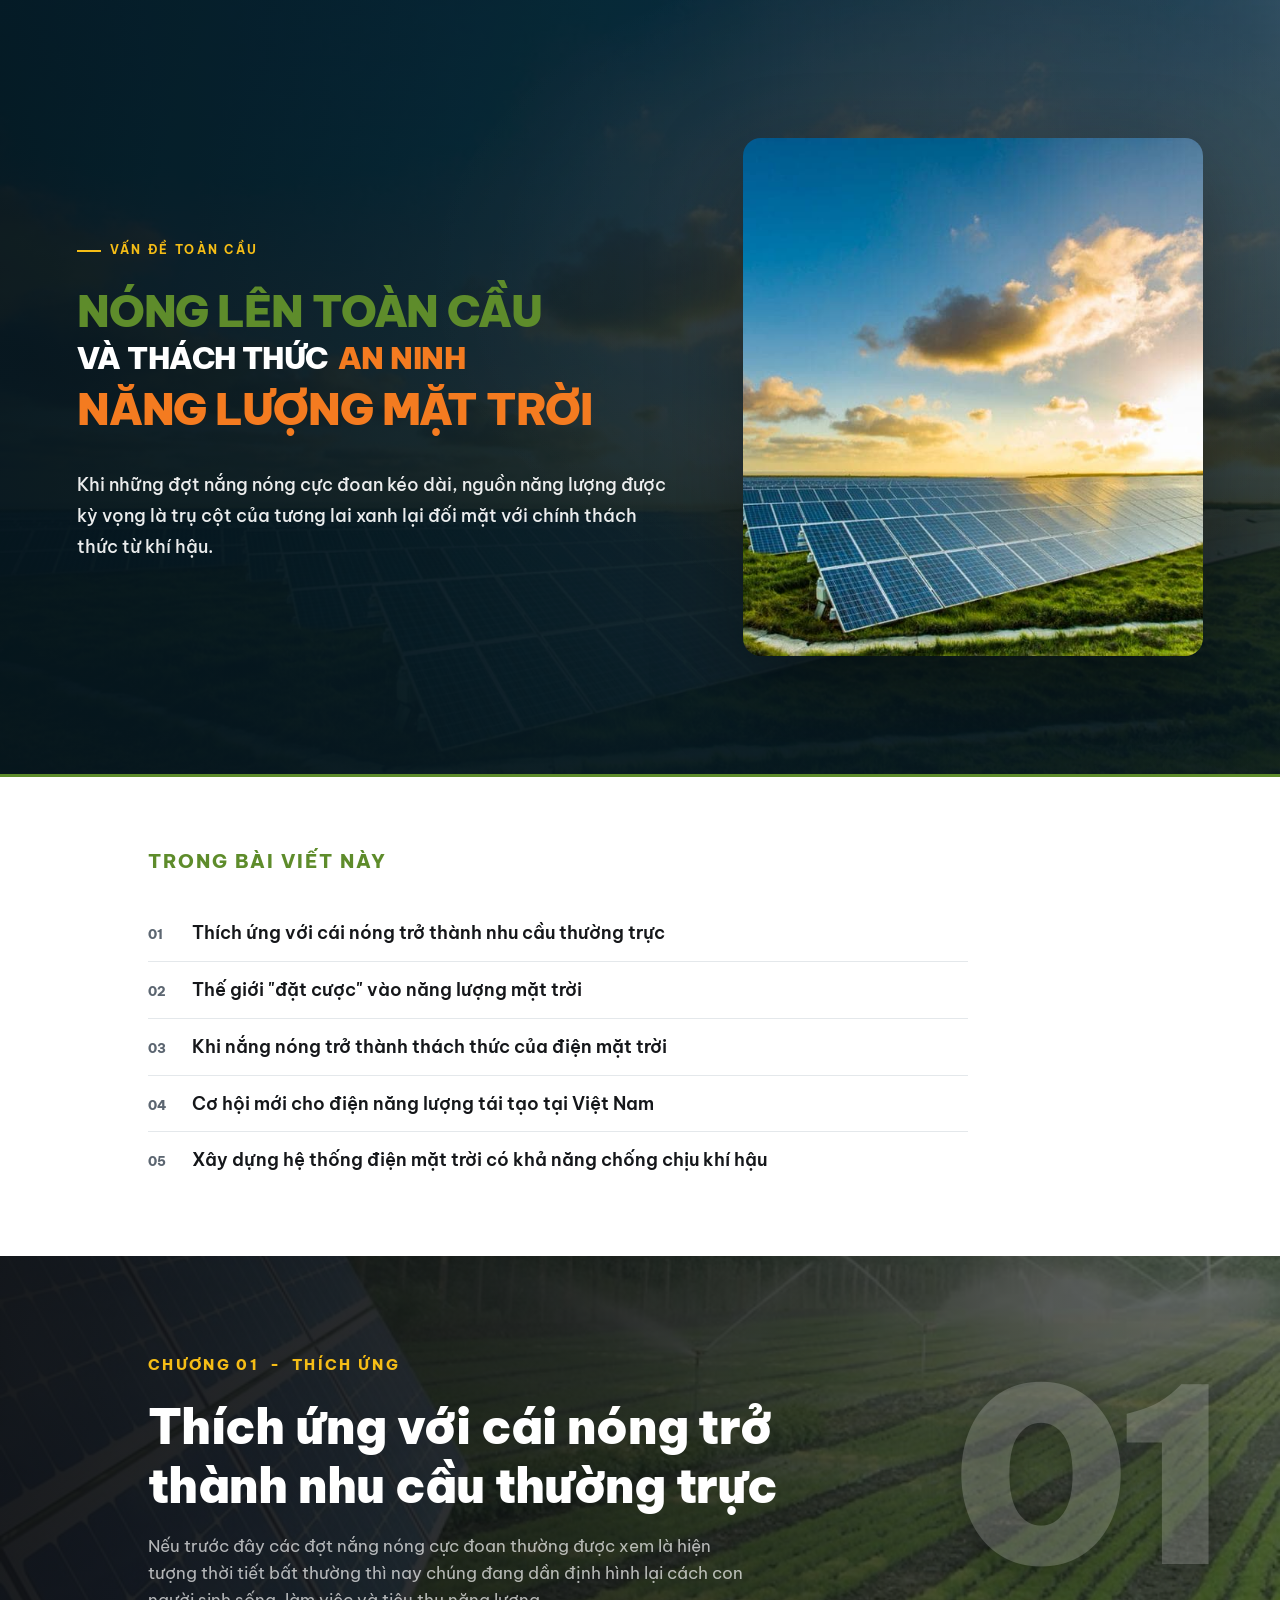
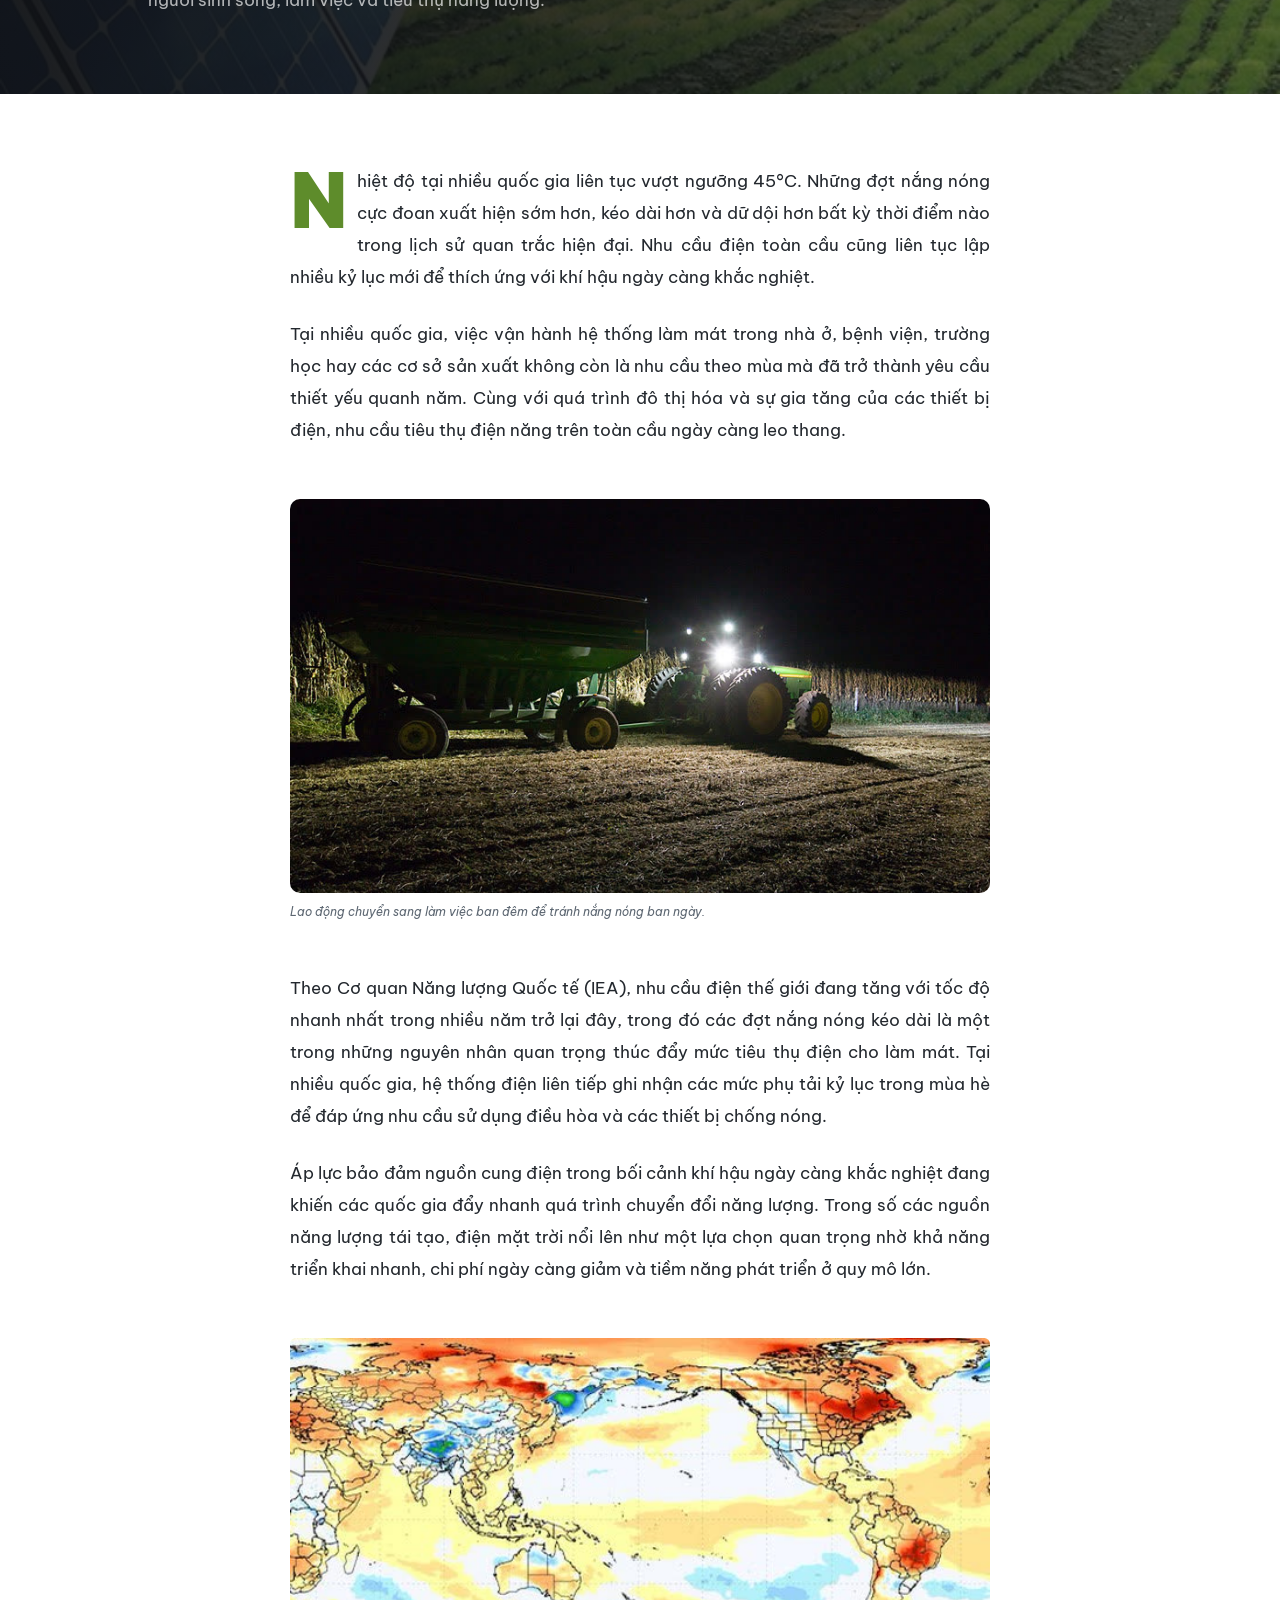
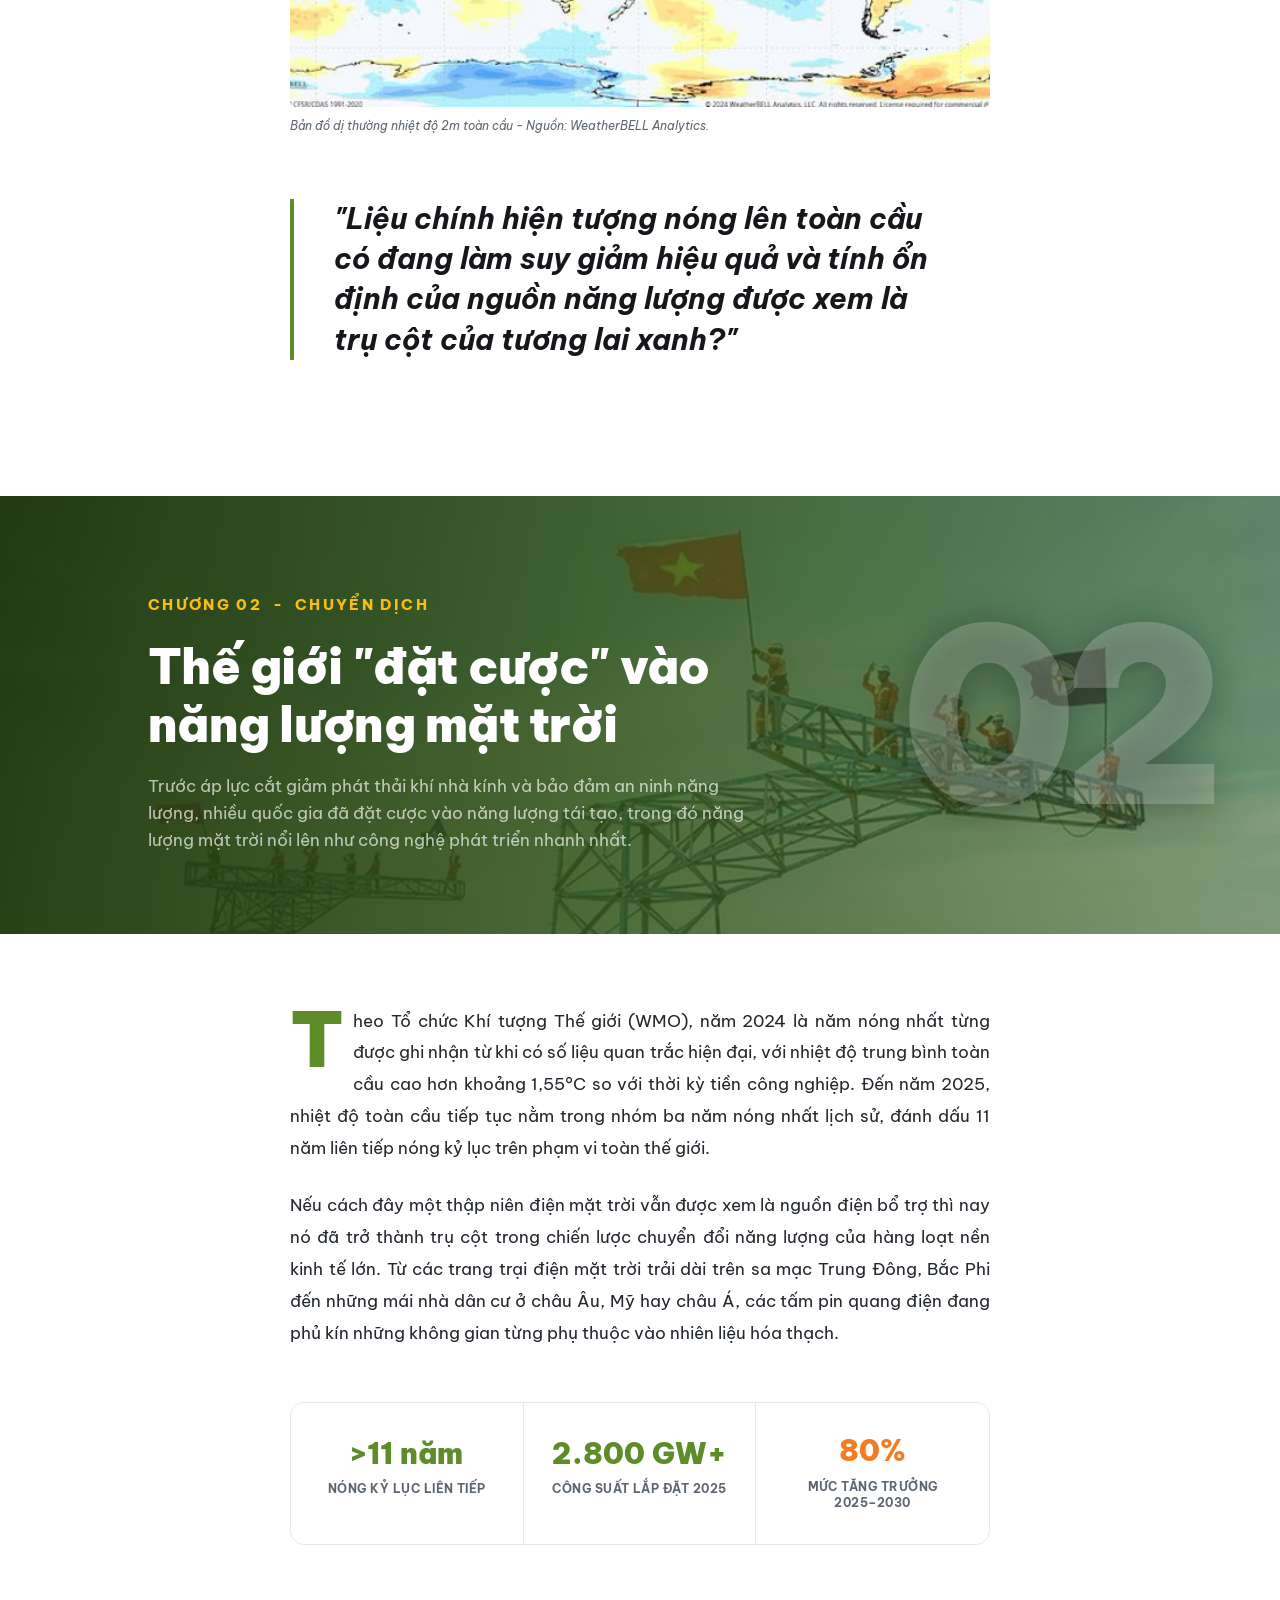
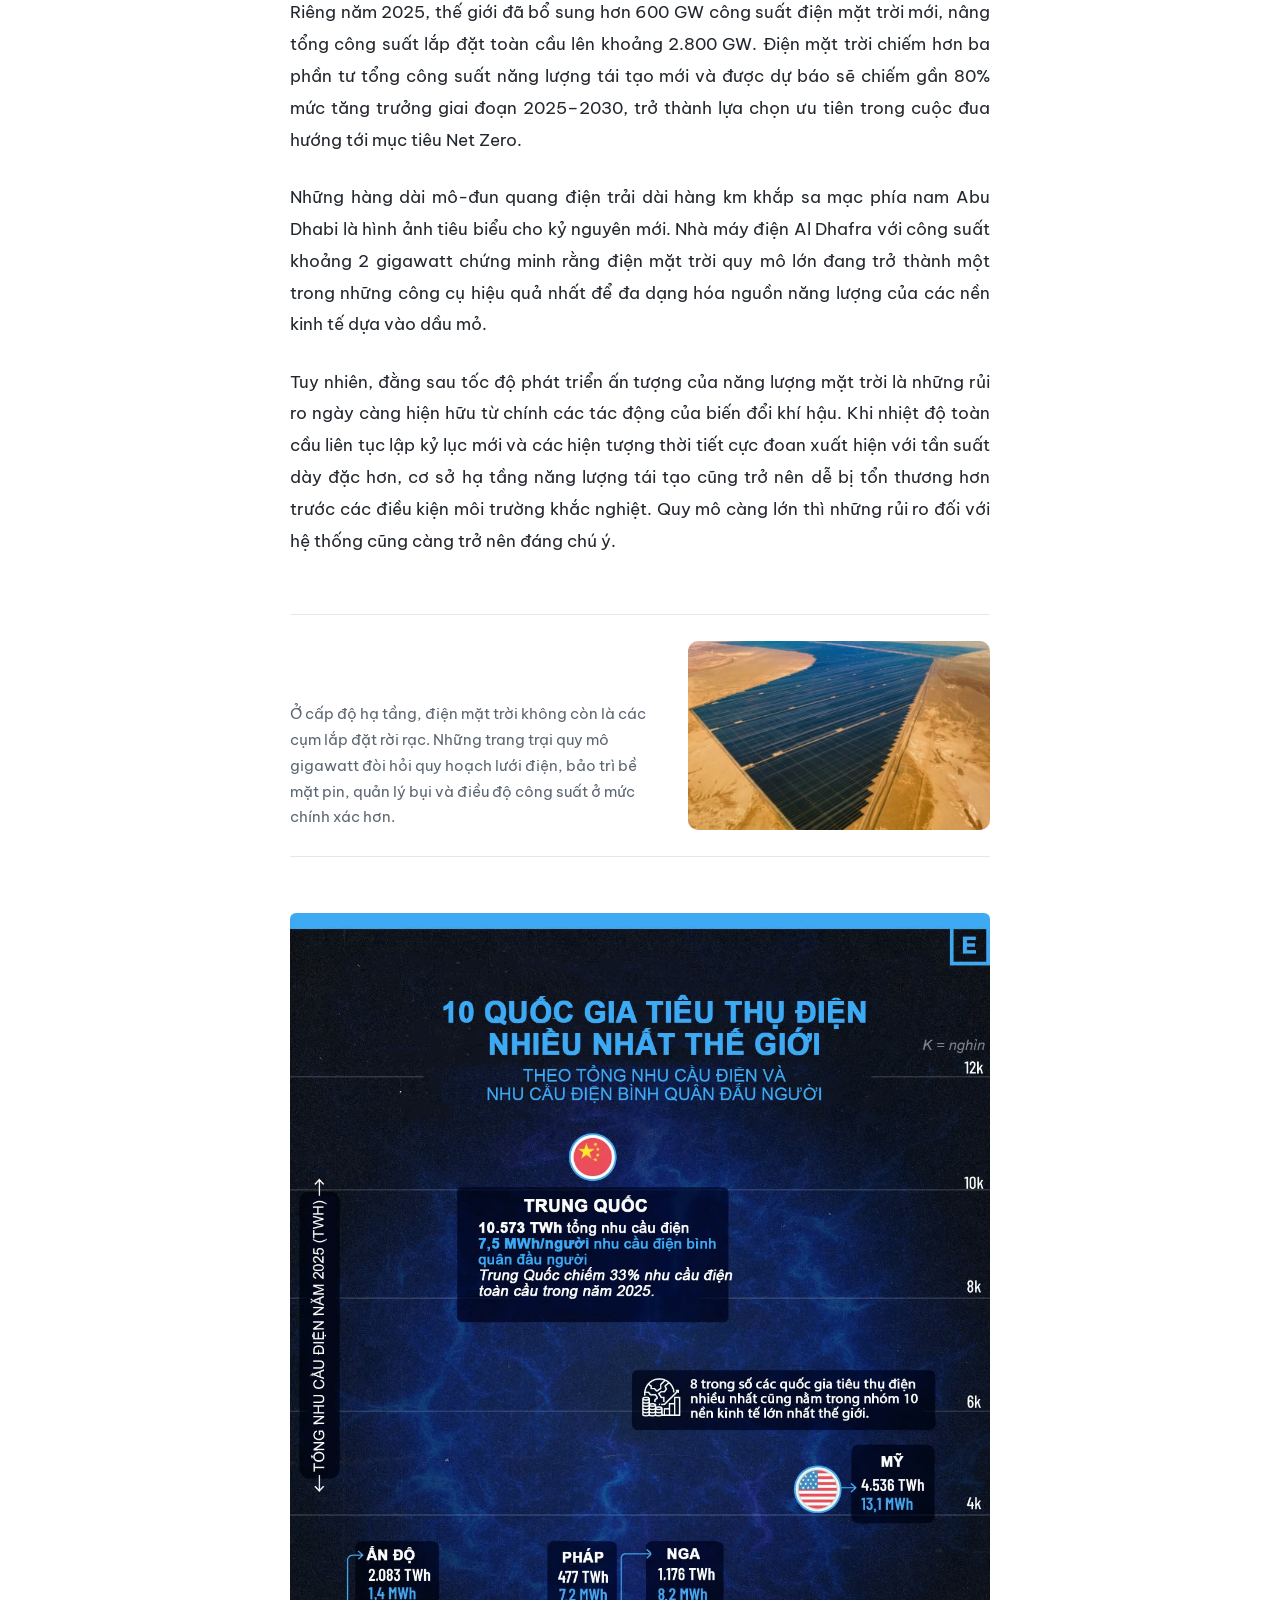
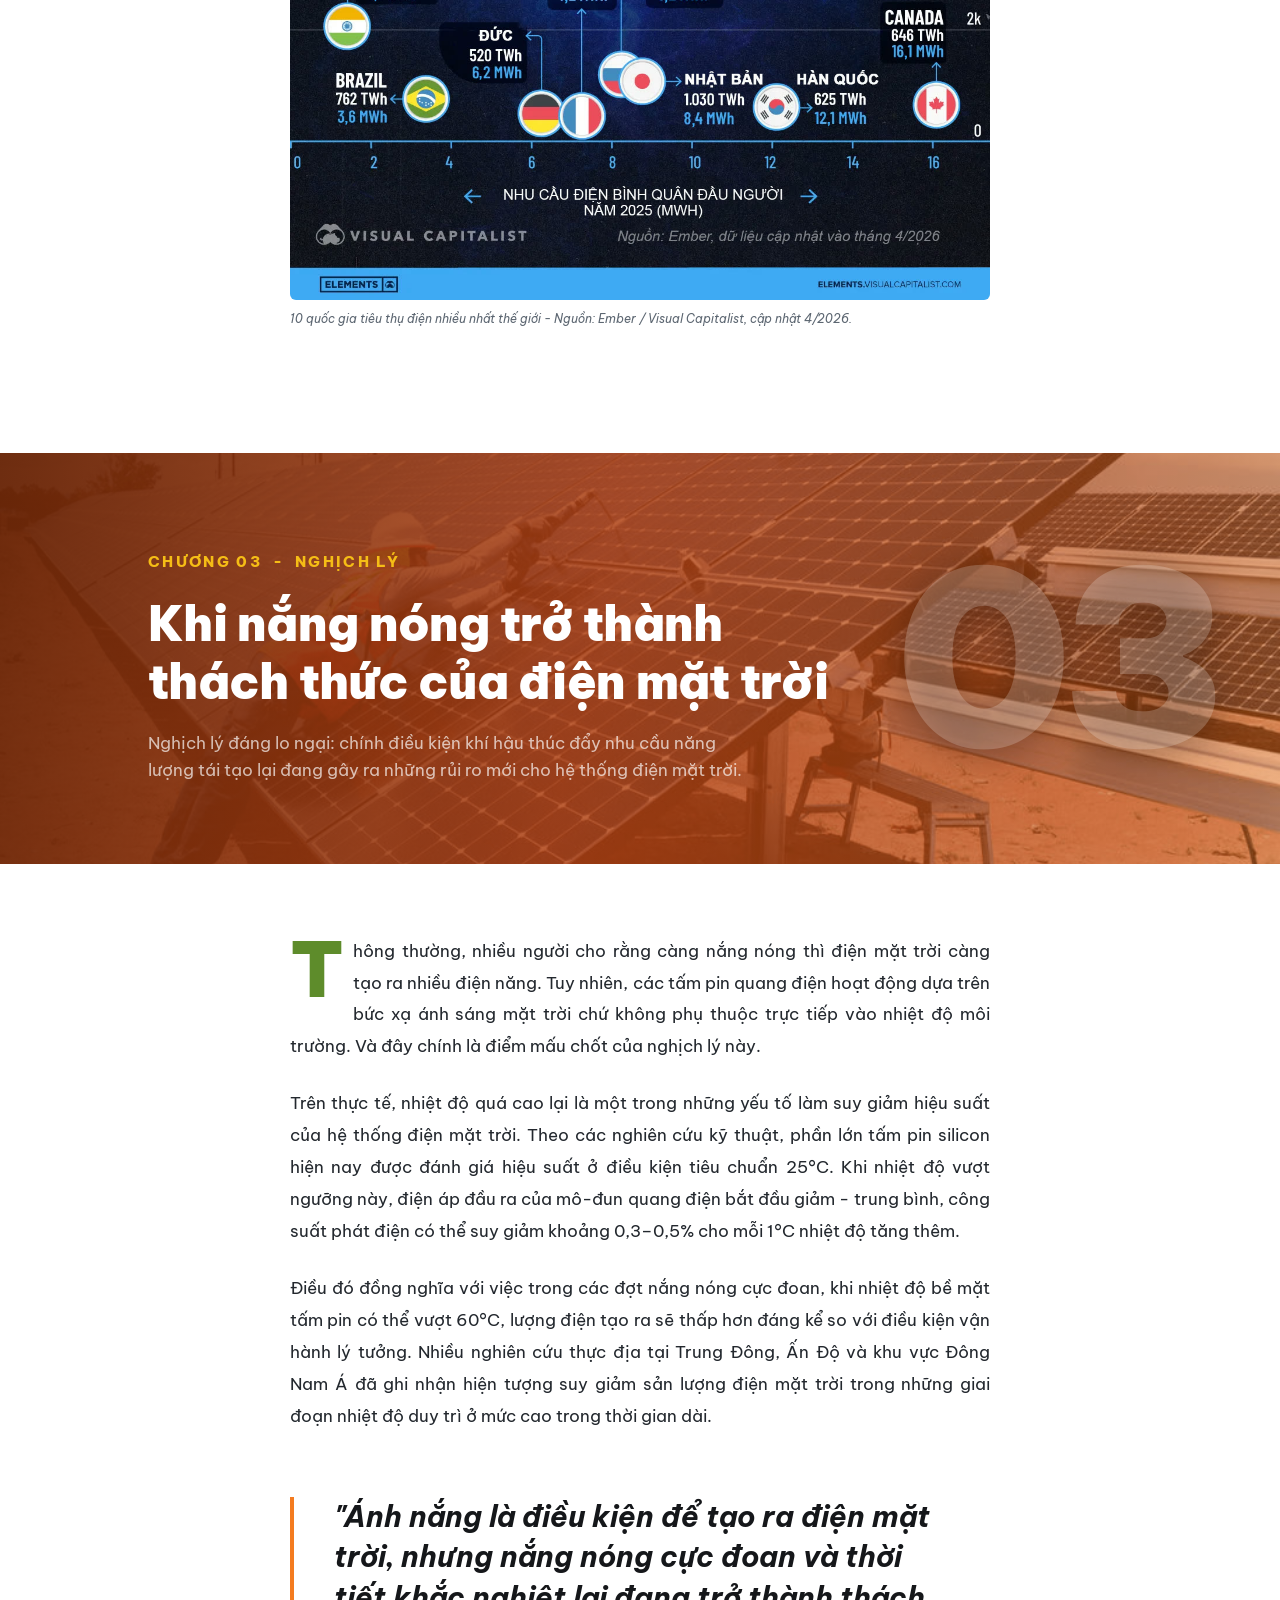
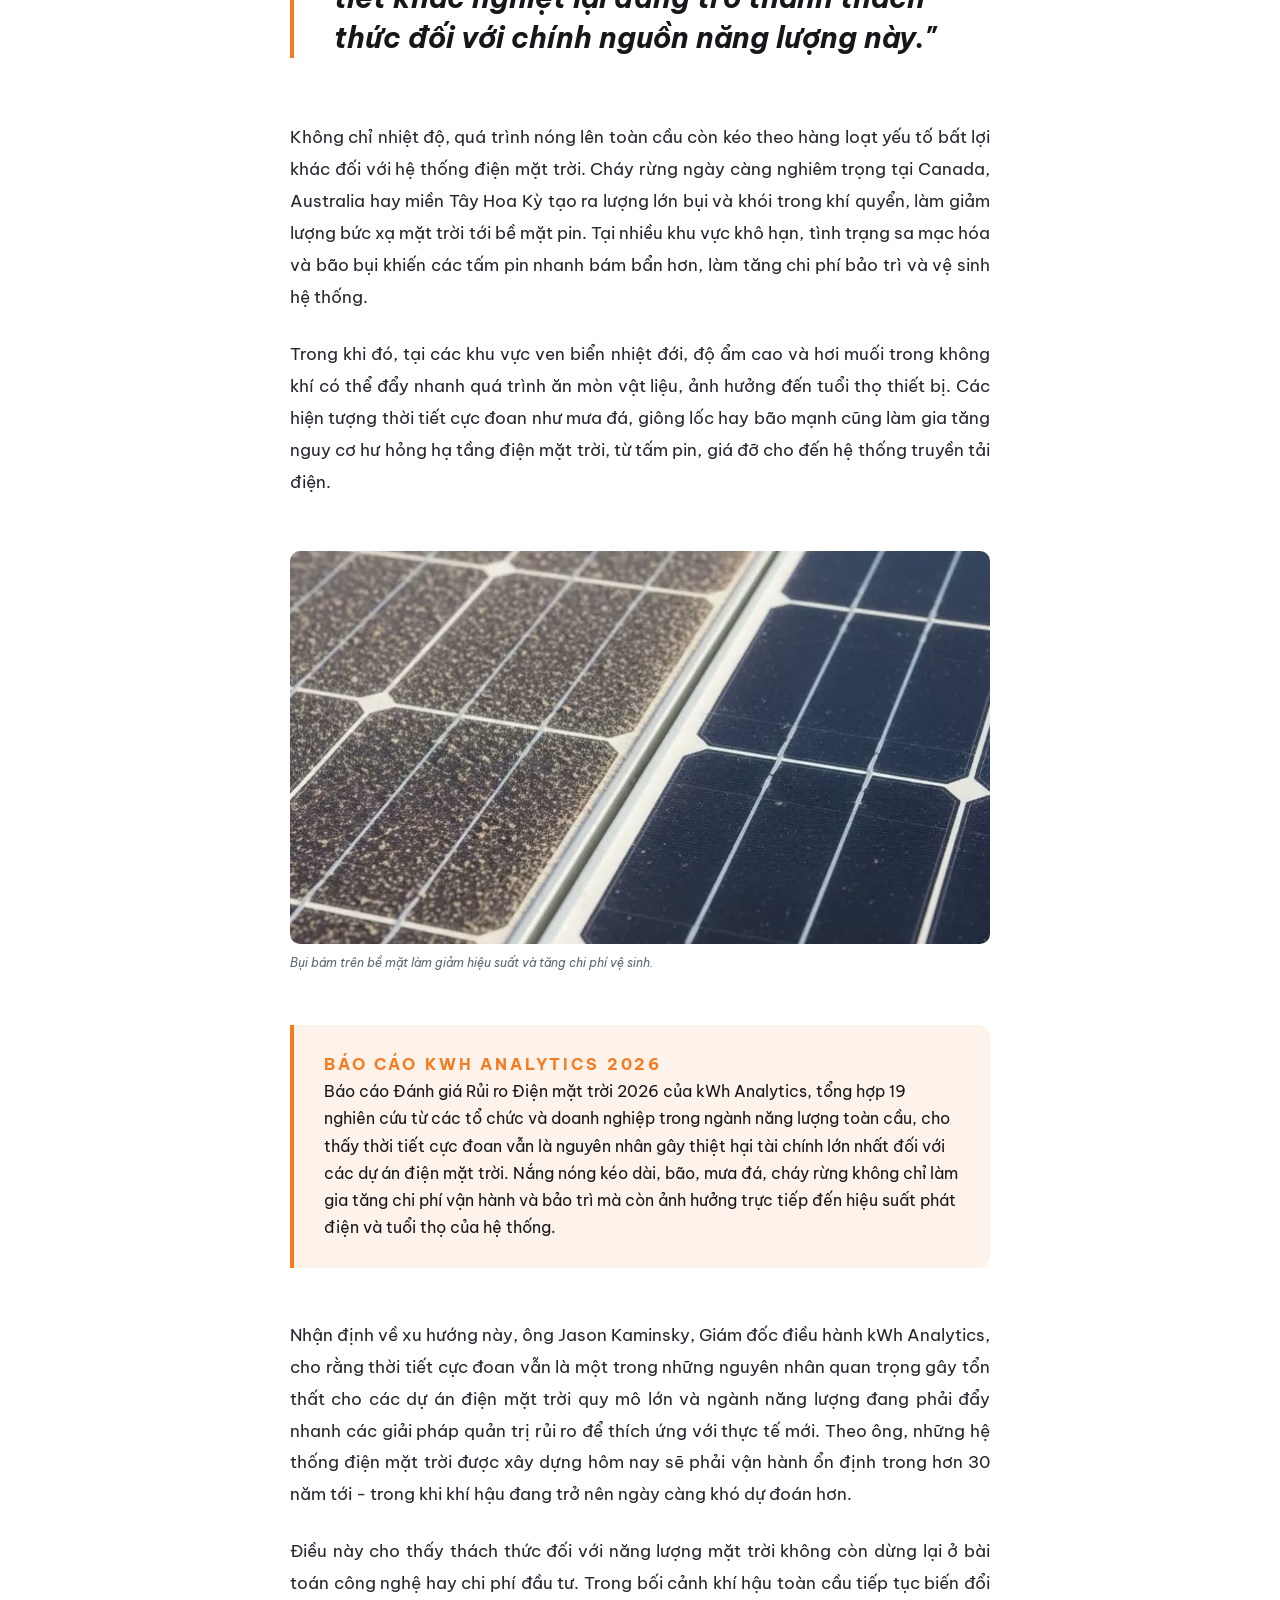
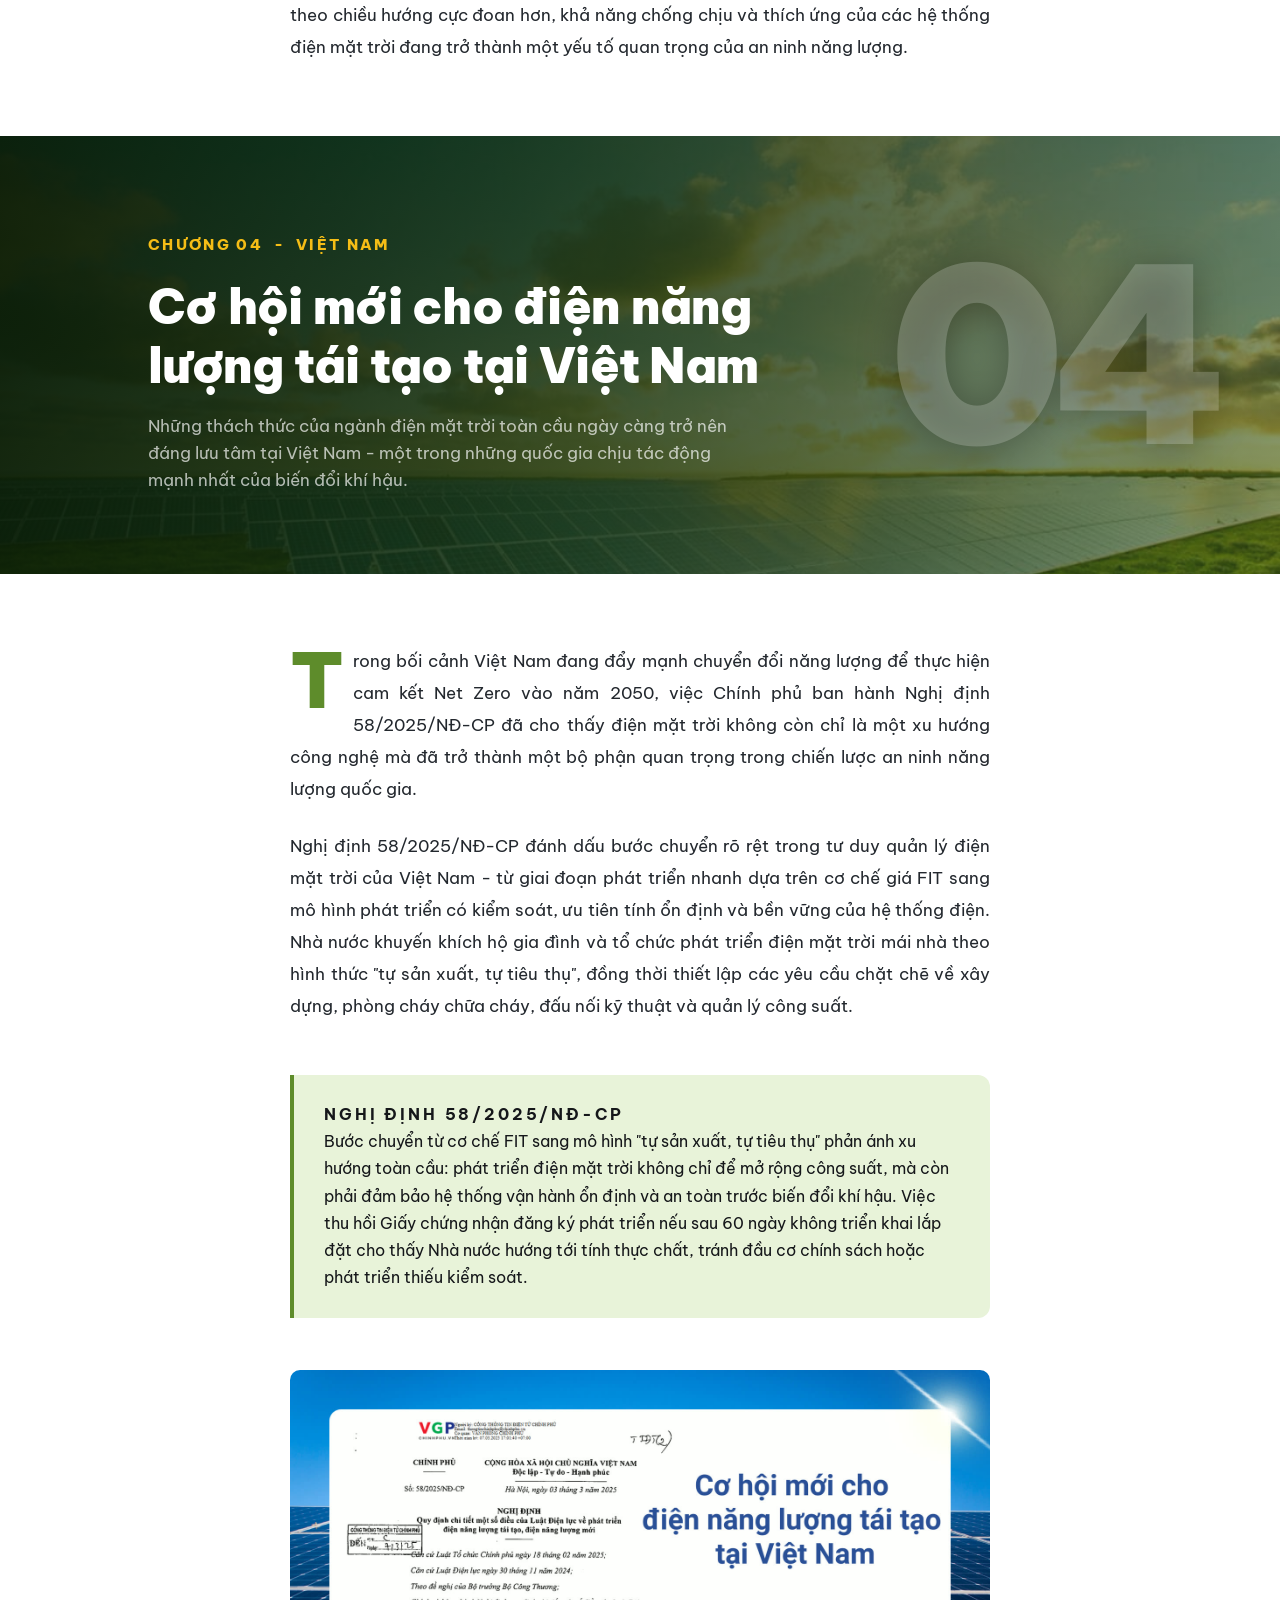
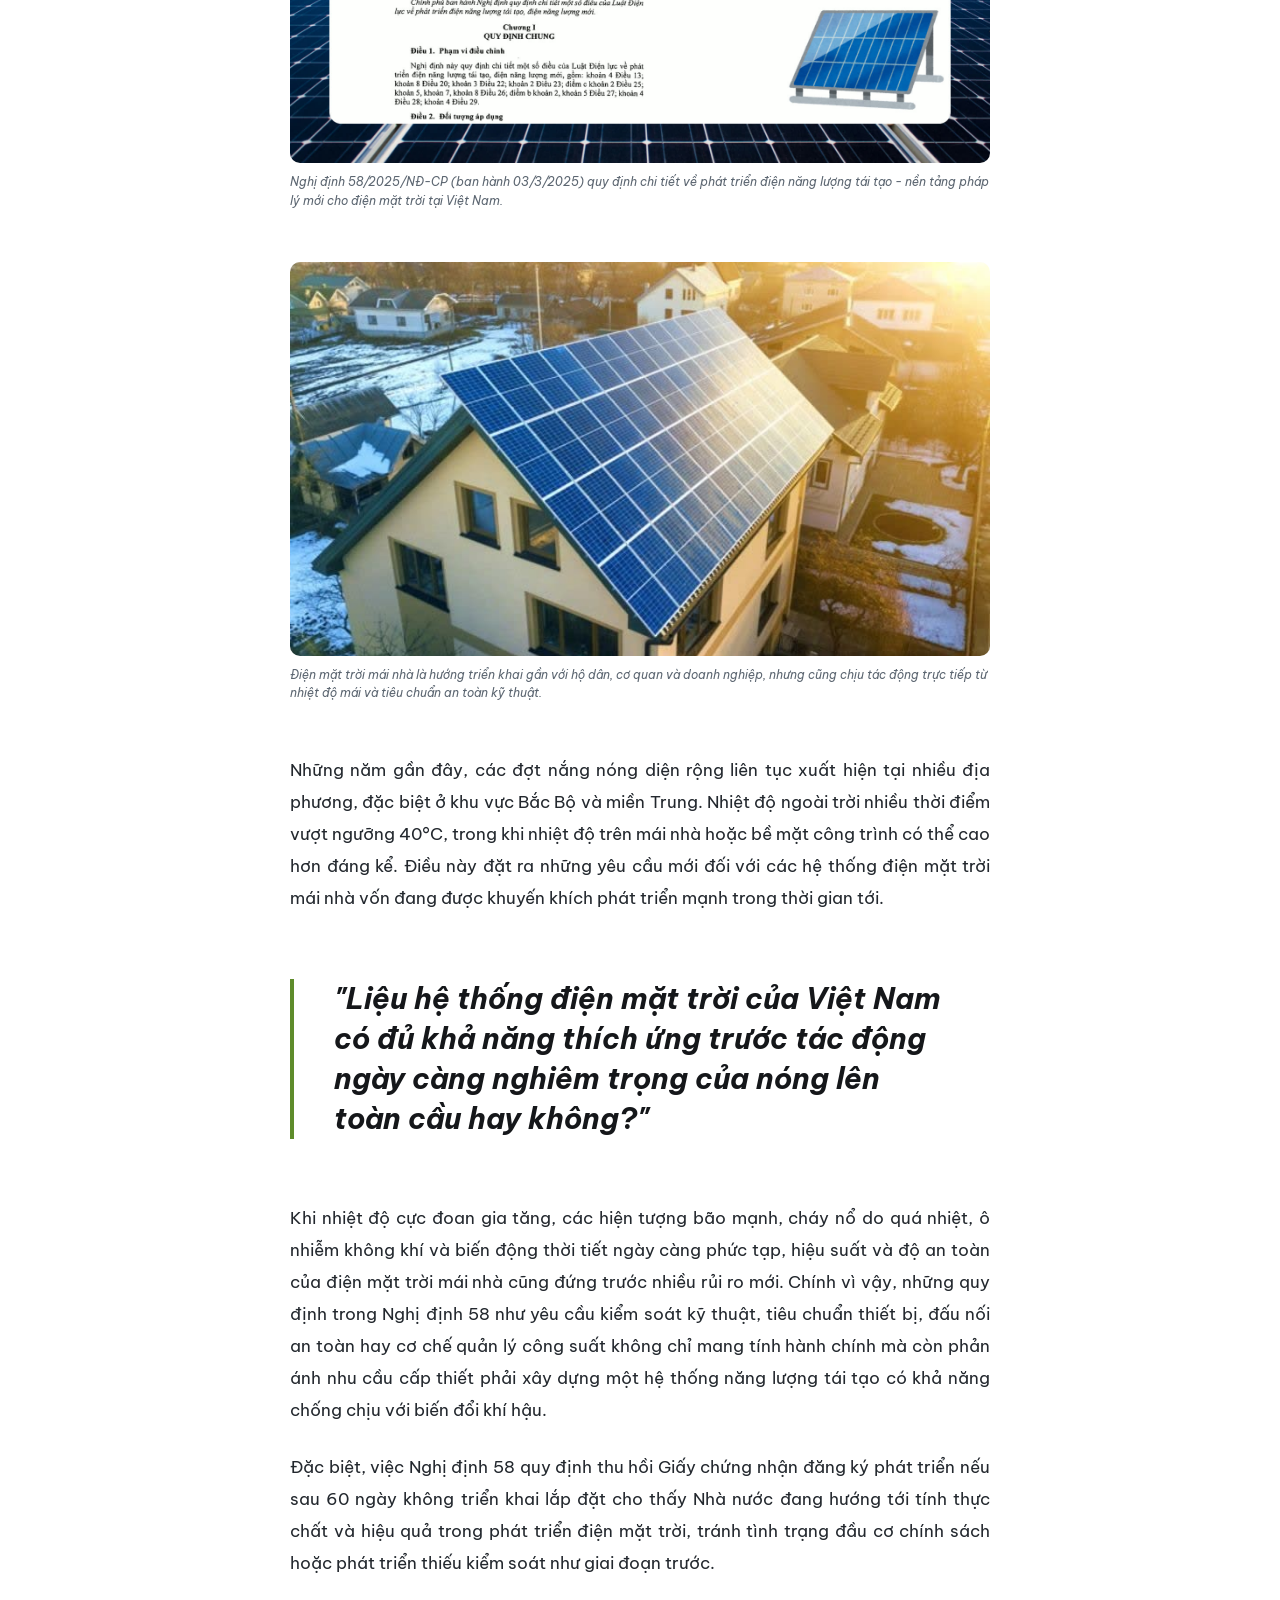
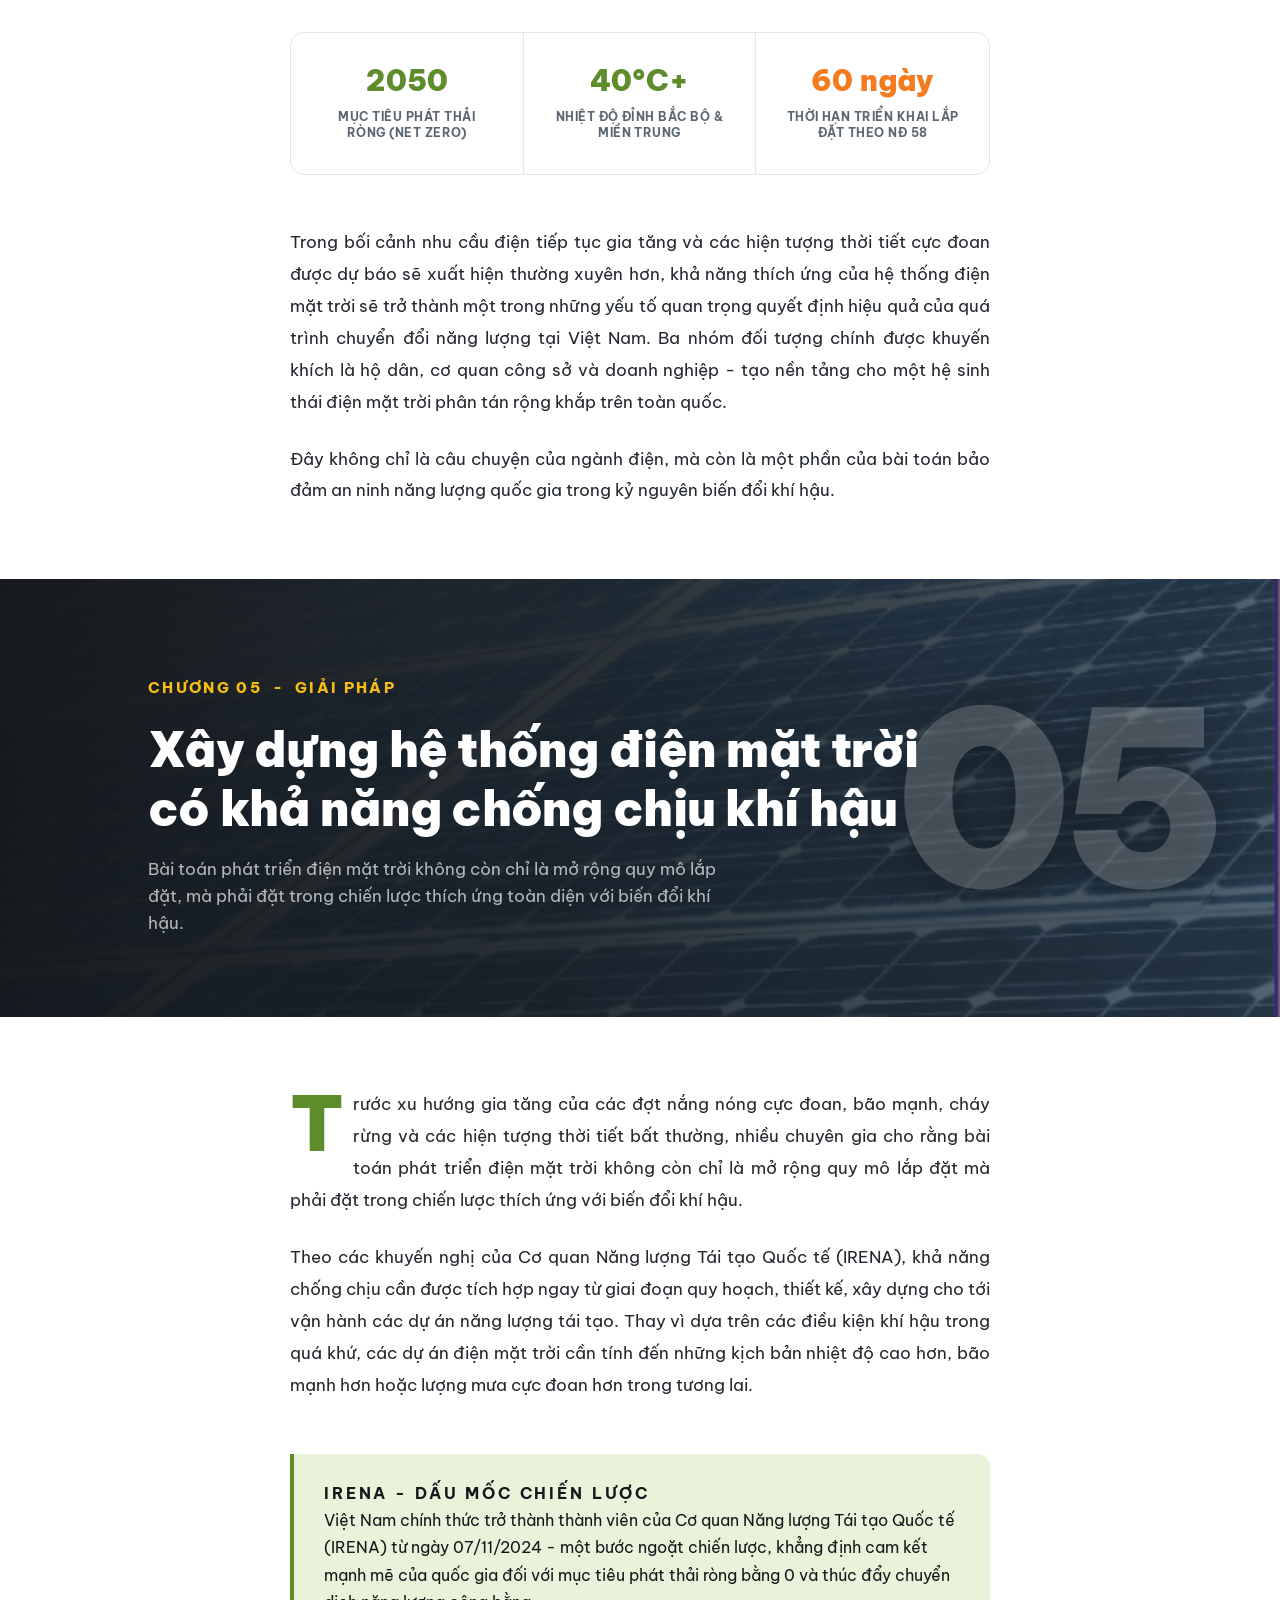
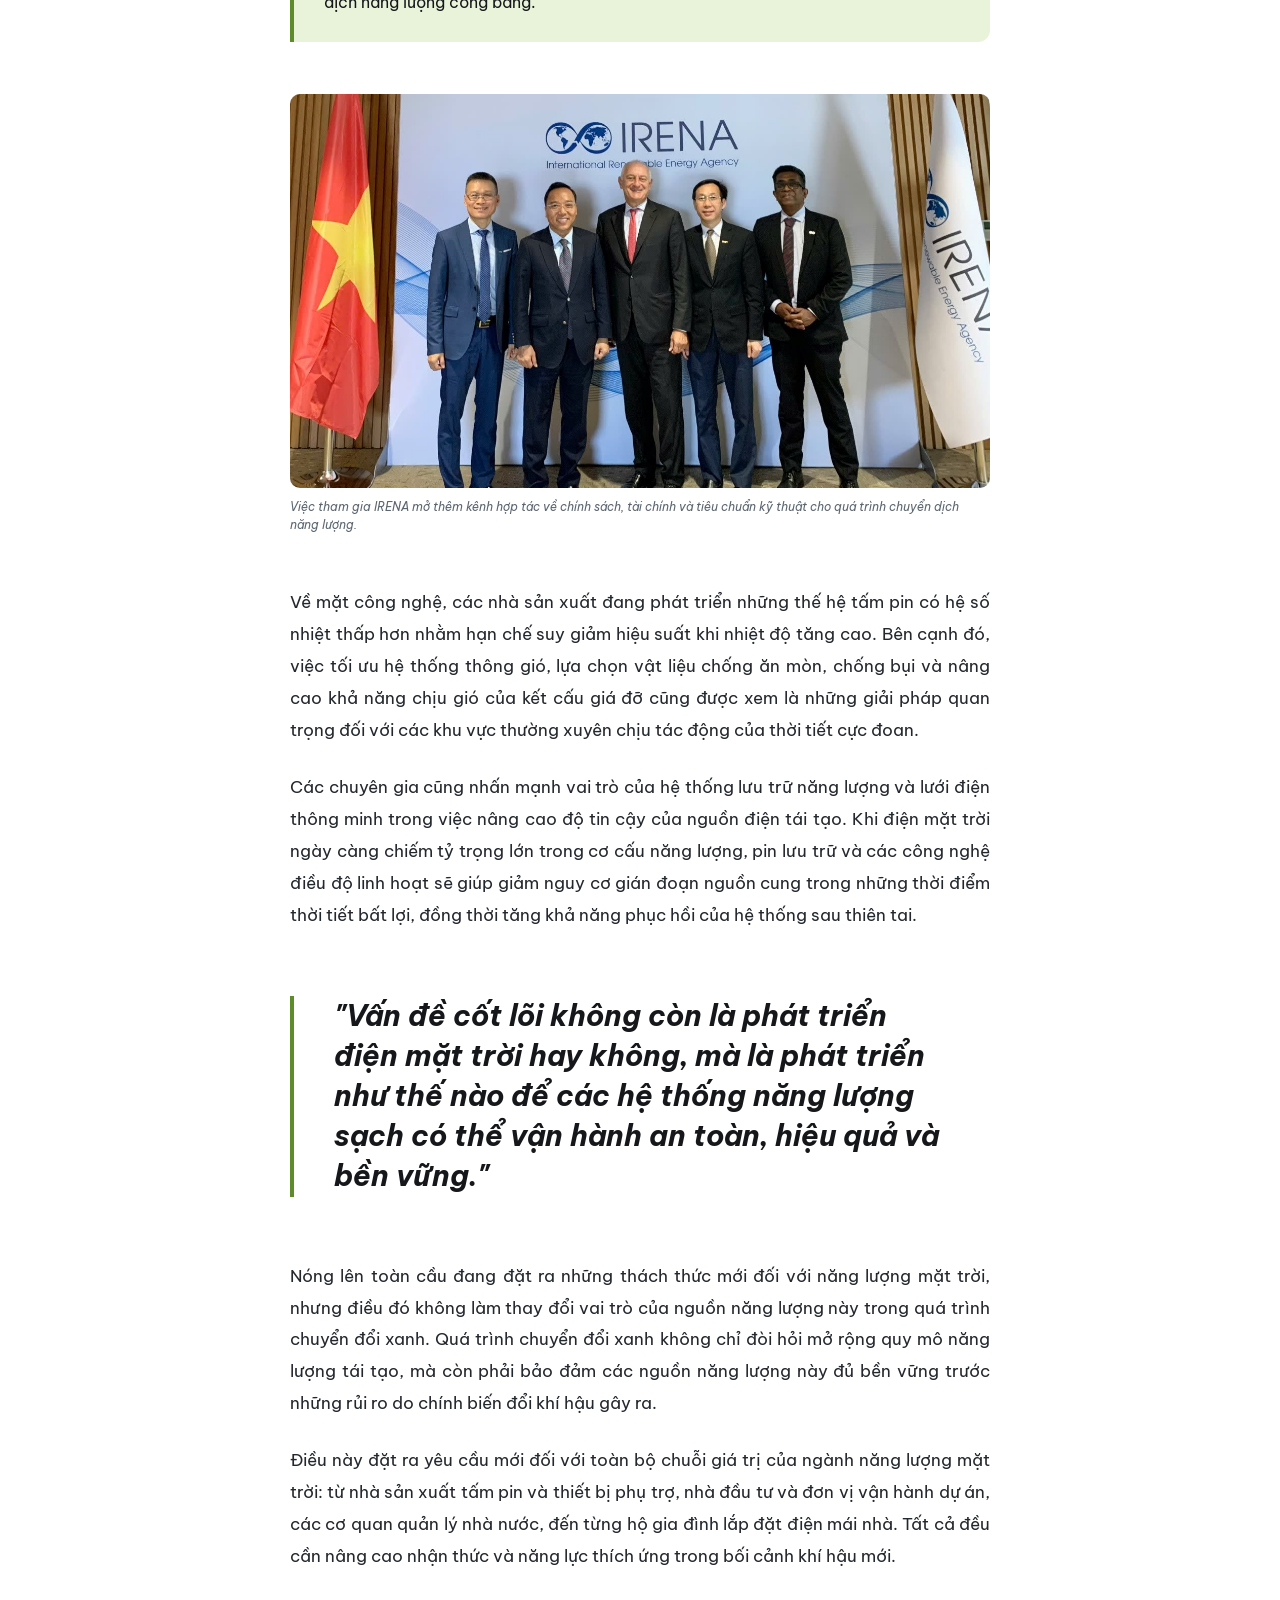
<file: index.html>
<!DOCTYPE html>
<html lang="vi">
<head>
  <meta charset="UTF-8">
  <meta name="viewport" content="width=device-width, initial-scale=1.0">
  <title>Nóng lên toàn cầu và thách thức an ninh năng lượng mặt trời</title>
  <meta name="description" content="Mega story: Khi nắng nóng cực đoan kéo dài, điện mặt trời - trụ cột của tương lai xanh - lại đối mặt thách thức từ chính biến đổi khí hậu. Phân tích toàn cầu và cơ hội cho Việt Nam.">
  <meta name="theme-color" content="#0f2934">
  <link rel="canonical" href="https://nangluongtaitao.vercel.app/">

  <!-- Open Graph / chia sẻ mạng xã hội -->
  <meta property="og:type" content="article">
  <meta property="og:locale" content="vi_VN">
  <meta property="og:site_name" content="Năng lượng mặt trời">
  <meta property="og:title" content="Nóng lên toàn cầu và thách thức an ninh năng lượng mặt trời">
  <meta property="og:description" content="Khi nắng nóng cực đoan kéo dài, điện mặt trời - trụ cột của tương lai xanh - lại đối mặt thách thức từ chính biến đổi khí hậu.">
  <meta property="og:url" content="https://nangluongtaitao.vercel.app/">
  <meta property="og:image" content="https://nangluongtaitao.vercel.app/assets/img/hero-bulb-clean.jpg">
  <meta property="og:image:width" content="800">
  <meta property="og:image:height" content="560">
  <meta name="twitter:card" content="summary_large_image">
  <meta name="twitter:title" content="Nóng lên toàn cầu và thách thức an ninh năng lượng mặt trời">
  <meta name="twitter:description" content="Khi nắng nóng cực đoan kéo dài, điện mặt trời lại đối mặt thách thức từ chính biến đổi khí hậu.">
  <meta name="twitter:image" content="https://nangluongtaitao.vercel.app/assets/img/hero-bulb-clean.jpg">

  <link rel="preconnect" href="https://fonts.googleapis.com">
  <link rel="preconnect" href="https://fonts.gstatic.com" crossorigin>
  <link href="https://fonts.googleapis.com/css2?family=Be+Vietnam+Pro:ital,wght@0,300;0,400;0,500;0,600;0,700;0,800;0,900;1,400;1,700&display=swap" rel="stylesheet">
  <style>
    /* ============================================================
       MEGA STORY - Năng lượng mặt trời
       ============================================================ */
    :root {
      --green:      #5e8c2b;
      --green-dk:   #4a7021;
      --green-lt:   #e8f3d9;
      --orange:     #f47b20;
      --orange-dk:  #e06811;
      --orange-lt:  #fef3ea;
      --yellow:     #f5bd16;
      --ink:        #15171a;
      --text:       #23282e;
      --muted:      #5c6671;
      --line:       #e4e8eb;
      --bg:         #ffffff;
      --band:       #f3f5f6;
      --col:        700px;
      --wide:       1040px;
      --font:       "Be Vietnam Pro", system-ui, -apple-system, sans-serif;
    }

    *, *::before, *::after { box-sizing: border-box; margin: 0; padding: 0; }
    html {
      scroll-behavior: smooth;
      width: 100%;
      max-width: 100%;
      overflow-x: hidden;
    }
    body {
      font-family: var(--font);
      color: var(--text);
      background: var(--bg);
      line-height: 1.75;
      width: 100%;
      max-width: 100%;
      overflow-x: hidden;
      -webkit-font-smoothing: antialiased;
      text-rendering: optimizeLegibility;
    }
    img { display: block; max-width: 100%; height: auto; }
    a { color: inherit; text-decoration: none; }

    /* ── PROGRESS ── */
    #progress {
      position: fixed; top: 0; left: 0; height: 3px; width: 0;
      background: linear-gradient(90deg, var(--green), var(--yellow), var(--orange));
      z-index: 100; transition: width .08s linear;
    }

    /* ── HEADER removed ── */

    /* ── LAYOUT CONTAINERS ── */
    .col  { max-width: var(--col);  margin: 0 auto; padding: 0 28px; }
    .wide { max-width: var(--wide); margin: 0 auto; padding: 0 28px; }

    /* ── HERO ── */
    .hero {
      min-height: 86svh;
      display: flex; align-items: center;
      position: relative; overflow: hidden;
      padding-bottom: 92px; padding-top: 112px;
      background: #0f2934;
    }
    .hero-bg {
      position: absolute;
      top: 0; bottom: 0; left: 50%;
      width: 100vw; min-width: 100%;
      transform: translateX(-50%);
      background: url("assets/img/solar-sunset.jpg") center center / cover no-repeat;
      opacity: .9;
    }
    .hero-bg::after {
      content: ""; position: absolute; inset: 0;
      background:
        radial-gradient(780px 520px at 72% 36%, rgba(255,255,255,.08), rgba(255,255,255,0) 64%),
        linear-gradient(90deg, rgba(5,20,27,.92) 0%, rgba(8,27,35,.76) 48%, rgba(8,27,35,.5) 100%),
        linear-gradient(180deg, rgba(15,46,58,.18) 0%, rgba(3,13,18,.84) 100%);
    }
    .hero-inner {
      position: relative; z-index: 2;
      width: min(1500px, 100%);
      margin: 0 auto;
      padding: 0 clamp(32px, 6vw, 86px);
      display: grid;
      grid-template-columns: minmax(0, 760px) minmax(330px, 460px);
      gap: clamp(48px, 5vw, 100px);
      align-items: center;
    }
    .hero-copy {
      width: min(100%, 780px);
      max-width: none;
    }
    .kicker-tag {
      display: inline-flex; align-items: center; gap: 9px;
      font-size: .72rem; font-weight: 700; letter-spacing: .2em;
      text-transform: uppercase; color: var(--yellow); margin-bottom: 28px;
    }
    .kicker-tag::before { content: ""; width: 24px; height: 2px; background: var(--yellow); }
    .hero h1 {
      font-size: clamp(1.95rem, 3.35vw, 3.7rem);
      font-weight: 900; line-height: 1.05;
      letter-spacing: -.026em; text-transform: uppercase;
      color: #fff; margin-bottom: 38px;
      max-width: 860px;
    }
    .hero h1 .line {
      display: block;
      white-space: nowrap;
    }
    .hero h1 .line + .line { margin-top: .3em; }
    .hero h1 .line-mid {
      font-size: .7em;
      letter-spacing: -.018em;
    }
    .hero h1 .line > .eo {
      display: inline-block;
      margin-left: .12em;
    }
    .hero h1 .eg { color: var(--green); }
    .hero h1 .eo { color: var(--orange); }
    .hero-deck {
      font-size: clamp(1rem, 1.4vw, 1.2rem); line-height: 1.72;
      color: rgba(255,255,255,.92); max-width: 600px; margin-bottom: 0;
      font-weight: 500;
    }
    .hero-side {
      margin: 0;
      justify-self: end;
      align-self: center;
      width: min(100%, 460px);
    }
    .hero-side img {
      width: 100%;
      aspect-ratio: 4 / 4.5;
      object-fit: cover;
      border-radius: 18px;
      box-shadow: 0 34px 90px rgba(0,0,0,.36);
    }

    /* ── TOC ── */
    .toc-band {
      background: #fff;
      border-top: 3px solid var(--green);
      padding: clamp(44px, 6vw, 68px) 0;
    }
    .toc-eyebrow {
      font-size: 1.2rem; font-weight: 800; letter-spacing: .1em;
      text-transform: uppercase; color: var(--green); margin-bottom: 26px;
    }
    .toc-list { list-style: none; max-width: 820px; }
    .toc-list li {
      display: flex; align-items: baseline; gap: 18px;
      padding: 15px 0; border-bottom: 1px solid var(--line);
    }
    .toc-list li:last-child { border-bottom: none; }
    .toc-n { font-size: .82rem; font-weight: 800; color: var(--muted); min-width: 26px; }
    .toc-list a { font-size: 1.14rem; font-weight: 600; color: var(--ink); line-height: 1.4; }
    .toc-list a:hover { color: var(--green); }

    /* ── CHAPTER HEADER ── */
    .ch-head {
      position: relative; overflow: hidden;
      padding: 96px 0 80px;
      background-color: var(--ink);
      background-size: cover; background-position: center;
    }
    .ch-head::before { content: ""; position: absolute; inset: 0; z-index: 0; }
    .ch-head.dark   { background-color: var(--ink); }
    .ch-head.forest { background-color: #244009; }
    .ch-head.ember  { background-color: #8a330c; }
    .ch-head.deep   { background-color: #112a0c; }
    .ch-head.dark::before   { background: linear-gradient(100deg, rgba(15,17,20,.96) 0%, rgba(15,17,20,.85) 46%, rgba(15,17,20,.58) 100%); }
    .ch-head.forest::before { background: linear-gradient(100deg, rgba(28,52,8,.96) 0%, rgba(46,80,18,.85) 46%, rgba(61,99,24,.55) 100%); }
    .ch-head.ember::before  { background: linear-gradient(100deg, rgba(107,39,8,.96) 0%, rgba(176,64,16,.84) 46%, rgba(224,104,17,.52) 100%); }
    .ch-head.deep::before   { background: linear-gradient(100deg, rgba(10,29,6,.96) 0%, rgba(26,54,18,.85) 46%, rgba(42,79,28,.56) 100%); }
    .ch-ghost {
      position: absolute; z-index: 1;
      right: clamp(20px, 5vw, 88px);
      top: 50%; transform: translateY(-50%);
      font-size: clamp(9rem,19vw,16rem); font-weight: 900;
      line-height: 1; letter-spacing: -.05em;
      color: rgba(255,255,255,.2);
      text-shadow: 0 4px 40px rgba(0,0,0,.3);
      pointer-events: none; user-select: none;
    }
    .ch-inner { position: relative; z-index: 2; }
    .ch-eyebrow {
      font-size: .92rem; font-weight: 800; letter-spacing: .16em;
      text-transform: uppercase; margin-bottom: 20px;
      color: var(--yellow);
    }
    .ch-title {
      font-size: clamp(1.85rem, 4vw, 3rem);
      font-weight: 900; line-height: 1.22;
      letter-spacing: -.015em; color: #fff;
      max-width: 940px; text-wrap: balance;
    }
    .ch-sub {
      font-size: 1.04rem; line-height: 1.62; max-width: 600px;
      margin-top: 18px; color: rgba(255,255,255,.68);
    }

    /* ── PROSE ── */
    .section      { padding: 72px 0; }
    .section-sm   { padding: 48px 0; }
    /* gộp padding khi 2 khối section kề nhau (tránh khoảng trống đôi) */
    .section + .section, .section + .section-sm,
    .section-sm + .section, .section-sm + .section-sm { padding-top: 0; }
    .prose        { font-size: 1.08rem; line-height: 1.85; color: var(--text); text-align: justify; }
    .prose p      { margin-bottom: 1.45em; }
    .prose p:last-child { margin-bottom: 0; }
    .prose strong { font-weight: 700; color: var(--ink); }

    /* Drop cap */
    .prose .drop::first-letter {
      float: left; font-size: 4.4em; line-height: .8;
      font-weight: 900; color: var(--green);
      margin: .05em .12em 0 0;
    }

    /* ── PULL QUOTE ── */
    .pq {
      max-width: 820px; margin: 64px auto;
      padding: 0 40px; border-left: 4px solid var(--green);
    }
    .pq p {
      font-size: clamp(1.28rem,2.8vw,1.82rem);
      font-weight: 700; line-height: 1.38;
      color: var(--ink); font-style: italic; margin: 0;
    }
    .pq.amber  { border-color: var(--orange); }

    /* ── STAT ROW ── */
    .stats {
      display: grid;
      grid-template-columns: repeat(3,1fr);
      border: 1px solid var(--line);
      border-radius: 14px; overflow: hidden;
      margin: 52px 0;
    }
    .stat {
      padding: 32px 22px; text-align: center;
      border-right: 1px solid var(--line);
      display: flex; flex-direction: column;
      align-items: center; justify-content: center;
    }
    .stat:last-child { border-right: none; }
    .stat-num {
      font-size: clamp(1.35rem, 2.7vw, 1.8rem);
      font-weight: 900; line-height: 1.1; color: var(--green);
      white-space: nowrap;
      display: flex; align-items: center; justify-content: center;
    }
    .stat-num.o { color: var(--orange); }
    .stat-lbl {
      font-size: .76rem; font-weight: 700; letter-spacing: .04em;
      text-transform: uppercase; color: var(--muted); margin-top: 12px;
      line-height: 1.35; min-height: 2.3em; max-width: 22ch;
      text-align: center;
    }

    /* ── CALLOUT ── */
    .callout {
      background: var(--green-lt); border-left: 4px solid var(--green);
      border-radius: 0 12px 12px 0; padding: 26px 30px; margin: 52px 0;
    }
    .callout.amber { background: var(--orange-lt); border-color: var(--orange); }
    .callout-lbl {
      font-size: .68rem; font-weight: 700; letter-spacing: .18em;
      text-transform: uppercase; color: var(--green); margin-bottom: 10px;
    }
    .callout.amber .callout-lbl { color: var(--orange); }
    .callout p { font-size: .99rem; line-height: 1.72; color: var(--ink); margin: 0; }

    /* ── FIGURES ── */
    .fig { margin: 52px 0; }
    .fig img {
      width: 100%; aspect-ratio: 16 / 9; object-fit: cover;
      border-radius: 10px;
    }
    .fig figcaption {
      font-size: .77rem; color: var(--muted); margin-top: 10px;
      line-height: 1.5; font-style: italic;
    }

    .fig-bleed {
      position: relative;
      left: 50%;
      transform: translateX(-50%);
      width: min(100%, 1500px);
      max-width: calc(100vw - 24px);
      margin-top: 52px; margin-bottom: 52px;
    }
    .fig-bleed img {
      width: 100%; max-height: 68vh; object-fit: cover;
      border-radius: 0;
    }
    .fig-bleed figcaption {
      max-width: var(--col); margin: 10px 0 0; padding: 0;
      font-size: .77rem; color: var(--muted);
      line-height: 1.5; font-style: italic; text-align: left;
    }

    .grid-2 { display: grid; grid-template-columns: 1fr 1fr; gap: 28px; margin: 52px 0; }
    .grid-2 figure { margin: 0; }
    .grid-2 figure img {
      width: 100%; aspect-ratio: 4 / 3; object-fit: cover;
      border-radius: 10px;
    }
    .grid-2 figure figcaption {
      font-size: .77rem; color: var(--muted); margin-top: 8px;
      line-height: 1.5; font-style: italic;
    }

    .media-band {
      max-width: var(--wide);
      margin: 60px auto;
      padding: 0 28px;
    }
    .media-band .fig,
    .media-band .grid-2 { margin: 0; }
    .media-band + .section-sm,
    .media-band + .section { padding-top: 8px; }
    .visual-note {
      display: grid; grid-template-columns: minmax(0,1.1fr) minmax(220px,.9fr);
      gap: 28px; align-items: end; margin: 56px 0;
      border-top: 1px solid var(--line); border-bottom: 1px solid var(--line);
      padding: 26px 0;
    }
    .visual-note p {
      font-size: .95rem; line-height: 1.7; color: var(--muted);
      margin: 0;
    }
    .visual-note img {
      width: 100%; aspect-ratio: 16 / 10; object-fit: cover;
      border-radius: 10px;
    }

    /* ── KICKER ── */
    .kicker {
      display: flex; align-items: center; gap: 8px;
      font-size: .7rem; font-weight: 700; letter-spacing: .18em;
      text-transform: uppercase; color: var(--green); margin-bottom: 12px;
    }
    .kicker::before { content: ""; width: 20px; height: 2px; background: var(--green); }

    /* ── DIVIDER ── */
    .hr { border: none; height: 1px; background: var(--line); margin: 52px 0; }

    /* ── CHART / INFOGRAPHIC (object-fit: contain, không crop) ── */
    .fig-chart { margin: 52px 0; }
    .fig-chart .chart-frame {
      display: flex; justify-content: center;
    }
    .fig-chart img {
      width: 100%; height: auto;
      border-radius: 6px;
    }
    .fig-chart figcaption {
      font-size: .77rem; color: var(--muted); margin-top: 10px;
      line-height: 1.5; font-style: italic; text-align: left;
    }

    /* ── ANCHOR OFFSET ── */
    section[id], div[id] { scroll-margin-top: 18px; }

    /* ── TOC ACTIVE ── */
    .toc-list a.active { color: var(--green); font-weight: 700; }
    .toc-list a.active::before {
      content: "›"; margin-right: 6px; color: var(--orange); font-weight: 800;
    }

    /* ── BACK TO TOP ── */
    #to-top {
      position: fixed; right: 22px; bottom: 22px; z-index: 99;
      width: 46px; height: 46px; border-radius: 50%;
      border: none; cursor: pointer;
      background: var(--green); color: #fff;
      display: grid; place-items: center;
      box-shadow: 0 8px 24px rgba(0,0,0,.22);
      opacity: 0; transform: translateY(16px) scale(.9);
      transition: opacity .3s, transform .3s, background .2s;
      pointer-events: none;
    }
    #to-top.show { opacity: 1; transform: none; pointer-events: auto; }
    #to-top:hover { background: var(--green-dk); }
    #to-top svg { width: 20px; height: 20px; }
    @media (prefers-reduced-motion: reduce) {
      html { scroll-behavior: auto; }
      #to-top { transition: opacity .2s; }
    }
    @media (max-width: 600px) {
      #to-top { right: 14px; bottom: 14px; width: 42px; height: 42px; }
    }

    /* ── RESPONSIVE ── */
    @media (max-width: 900px) {
      .hero-inner {
        grid-template-columns: 1fr;
        align-items: start;
      }
      .hero-side {
        width: min(58vw, 300px);
        justify-self: start;
      }
    }
    @media (max-width: 760px) {
      .hero-inner { padding: 0 20px; }
      .hero h1 .line { white-space: normal; }
      .col, .wide { padding: 0 20px; }
      .pq { padding: 0 20px; margin: 44px 0; }
      .grid-2 { grid-template-columns: 1fr; }
      .visual-note { grid-template-columns: 1fr; }
      .stats { grid-template-columns: 1fr; }
      .stat { border-right: none; border-bottom: 1px solid var(--line); }
      .stat:last-child { border-bottom: none; }
      .fig-bleed { margin: 32px 0; width: 100%; }
      .fig-bleed img { border-radius: 10px; }
      .fig-bleed figcaption { padding: 0 20px; }
    }
    @media (max-width: 480px) {
      .site-header { padding: 12px 16px; }
      .hero h1 { font-size: clamp(1.35rem, 7.4vw, 2.15rem); }
      .hero-side { width: min(74vw, 260px); }
    }
  </style>
</head>
<body>

<!-- PROGRESS BAR -->
<div id="progress"></div>

<!-- ═══════════════════ HERO ═══════════════════ -->
<section class="hero" id="top">
  <div class="hero-bg"></div>
  <div class="hero-inner">
    <div class="hero-copy">
      <div class="kicker-tag">Vấn đề toàn cầu</div>
      <h1>
        <span class="line eg">Nóng lên toàn cầu</span>
        <span class="line line-mid">và thách thức <span class="eo">an ninh</span></span>
        <span class="line eo">năng lượng mặt trời</span>
      </h1>
      <p class="hero-deck">Khi những đợt nắng nóng cực đoan kéo dài, nguồn năng lượng được kỳ vọng là trụ cột của tương lai xanh lại đối mặt với chính thách thức từ khí hậu.</p>
    </div>
    <figure class="hero-side">
      <img src="assets/img/solar-sunset.jpg" decoding="async" fetchpriority="high" alt="Cánh đồng tấm pin mặt trời lúc hoàng hôn">
    </figure>
  </div>
</section>

<!-- ═══════════════════ MỤC LỤC ═══════════════════ -->
<div class="toc-band" id="muc-luc">
  <div class="wide">
    <p class="toc-eyebrow">Trong bài viết này</p>
    <ul class="toc-list">
      <li><span class="toc-n">01</span><a href="#s01">Thích ứng với cái nóng trở thành nhu cầu thường trực</a></li>
      <li><span class="toc-n">02</span><a href="#s02">Thế giới "đặt cược" vào năng lượng mặt trời</a></li>
      <li><span class="toc-n">03</span><a href="#s03">Khi nắng nóng trở thành thách thức của điện mặt trời</a></li>
      <li><span class="toc-n">04</span><a href="#s04">Cơ hội mới cho điện năng lượng tái tạo tại Việt Nam</a></li>
      <li><span class="toc-n">05</span><a href="#s05">Xây dựng hệ thống điện mặt trời có khả năng chống chịu khí hậu</a></li>
    </ul>
  </div>
</div>

<!-- ═══════════════════ CHƯƠNG 01 ═══════════════════ -->
<section id="s01" data-ch="Thích ứng">
  <div class="ch-head dark" style="background-image:url('assets/img/sprinkler-solar.jpg')">
    <div class="ch-ghost">01</div>
    <div class="wide ch-inner">
      <p class="ch-eyebrow">Chương 01 &nbsp;-&nbsp; Thích ứng</p>
      <h2 class="ch-title">Thích ứng với cái nóng trở thành nhu cầu thường trực</h2>
      <p class="ch-sub">Nếu trước đây các đợt nắng nóng cực đoan thường được xem là hiện tượng thời tiết bất thường thì nay chúng đang dần định hình lại cách con người sinh sống, làm việc và tiêu thụ năng lượng.</p>
    </div>
  </div>

  <div class="section col">
    <div class="prose">
      <p class="drop">Nhiệt độ tại nhiều quốc gia liên tục vượt ngưỡng 45°C. Những đợt nắng nóng cực đoan xuất hiện sớm hơn, kéo dài hơn và dữ dội hơn bất kỳ thời điểm nào trong lịch sử quan trắc hiện đại. Nhu cầu điện toàn cầu cũng liên tục lập nhiều kỷ lục mới để thích ứng với khí hậu ngày càng khắc nghiệt.</p>
      <p>Tại nhiều quốc gia, việc vận hành hệ thống làm mát trong nhà ở, bệnh viện, trường học hay các cơ sở sản xuất không còn là nhu cầu theo mùa mà đã trở thành yêu cầu thiết yếu quanh năm. Cùng với quá trình đô thị hóa và sự gia tăng của các thiết bị điện, nhu cầu tiêu thụ điện năng trên toàn cầu ngày càng leo thang.</p>
    </div>

    <figure class="fig">
      <img src="assets/img/night-farm.jpg" loading="lazy" decoding="async" alt="Người dân làm việc ngoài đồng vào ban đêm">
      <figcaption>Lao động chuyển sang làm việc ban đêm để tránh nắng nóng ban ngày.</figcaption>
    </figure>

    <div class="prose">
      <p>Theo Cơ quan Năng lượng Quốc tế (IEA), nhu cầu điện thế giới đang tăng với tốc độ nhanh nhất trong nhiều năm trở lại đây, trong đó các đợt nắng nóng kéo dài là một trong những nguyên nhân quan trọng thúc đẩy mức tiêu thụ điện cho làm mát. Tại nhiều quốc gia, hệ thống điện liên tiếp ghi nhận các mức phụ tải kỷ lục trong mùa hè để đáp ứng nhu cầu sử dụng điều hòa và các thiết bị chống nóng.</p>
      <p>Áp lực bảo đảm nguồn cung điện trong bối cảnh khí hậu ngày càng khắc nghiệt đang khiến các quốc gia đẩy nhanh quá trình chuyển đổi năng lượng. Trong số các nguồn năng lượng tái tạo, điện mặt trời nổi lên như một lựa chọn quan trọng nhờ khả năng triển khai nhanh, chi phí ngày càng giảm và tiềm năng phát triển ở quy mô lớn.</p>
    </div>

    <figure class="fig-chart">
      <div class="chart-frame">
        <img src="assets/img/temp-map.jpg" loading="lazy" decoding="async" alt="Bản đồ dị thường nhiệt độ bề mặt toàn cầu">
      </div>
      <figcaption>Bản đồ dị thường nhiệt độ 2m toàn cầu - Nguồn: WeatherBELL Analytics.</figcaption>
    </figure>

    <div class="pq">
      <p>"Liệu chính hiện tượng nóng lên toàn cầu có đang làm suy giảm hiệu quả và tính ổn định của nguồn năng lượng được xem là trụ cột của tương lai xanh?"</p>
    </div>
  </div>
</section>

<!-- ═══════════════════ CHƯƠNG 02 ═══════════════════ -->
<section id="s02" data-ch="Chuyển dịch">
  <div class="ch-head forest" style="background-image:url('assets/img/workers-flag.jpg'); background-position: center 18%">
    <div class="ch-ghost">02</div>
    <div class="wide ch-inner">
      <p class="ch-eyebrow">Chương 02 &nbsp;-&nbsp; Chuyển dịch</p>
      <h2 class="ch-title">Thế giới "đặt cược" vào năng lượng mặt trời</h2>
      <p class="ch-sub">Trước áp lực cắt giảm phát thải khí nhà kính và bảo đảm an ninh năng lượng, nhiều quốc gia đã đặt cược vào năng lượng tái tạo, trong đó năng lượng mặt trời nổi lên như công nghệ phát triển nhanh nhất.</p>
    </div>
  </div>

  <div class="section col">
    <div class="prose">
      <p class="drop">Theo Tổ chức Khí tượng Thế giới (WMO), năm 2024 là năm nóng nhất từng được ghi nhận từ khi có số liệu quan trắc hiện đại, với nhiệt độ trung bình toàn cầu cao hơn khoảng 1,55°C so với thời kỳ tiền công nghiệp. Đến năm 2025, nhiệt độ toàn cầu tiếp tục nằm trong nhóm ba năm nóng nhất lịch sử, đánh dấu 11 năm liên tiếp nóng kỷ lục trên phạm vi toàn thế giới.</p>
      <p>Nếu cách đây một thập niên điện mặt trời vẫn được xem là nguồn điện bổ trợ thì nay nó đã trở thành trụ cột trong chiến lược chuyển đổi năng lượng của hàng loạt nền kinh tế lớn. Từ các trang trại điện mặt trời trải dài trên sa mạc Trung Đông, Bắc Phi đến những mái nhà dân cư ở châu Âu, Mỹ hay châu Á, các tấm pin quang điện đang phủ kín những không gian từng phụ thuộc vào nhiên liệu hóa thạch.</p>
    </div>

    <div class="stats">
      <div class="stat">
        <div class="stat-num">&gt;11 năm</div>
        <div class="stat-lbl">Nóng kỷ lục liên tiếp</div>
      </div>
      <div class="stat">
        <div class="stat-num">2.800 GW+</div>
        <div class="stat-lbl">Công suất lắp đặt 2025</div>
      </div>
      <div class="stat">
        <div class="stat-num o">80%</div>
        <div class="stat-lbl">Mức tăng trưởng 2025–2030</div>
      </div>
    </div>

    <div class="prose">
      <p>Riêng năm 2025, thế giới đã bổ sung hơn 600 GW công suất điện mặt trời mới, nâng tổng công suất lắp đặt toàn cầu lên khoảng 2.800 GW. Điện mặt trời chiếm hơn ba phần tư tổng công suất năng lượng tái tạo mới và được dự báo sẽ chiếm gần 80% mức tăng trưởng giai đoạn 2025–2030, trở thành lựa chọn ưu tiên trong cuộc đua hướng tới mục tiêu Net Zero.</p>
      <p>Những hàng dài mô-đun quang điện trải dài hàng km khắp sa mạc phía nam Abu Dhabi là hình ảnh tiêu biểu cho kỷ nguyên mới. Nhà máy điện Al Dhafra với công suất khoảng 2 gigawatt chứng minh rằng điện mặt trời quy mô lớn đang trở thành một trong những công cụ hiệu quả nhất để đa dạng hóa nguồn năng lượng của các nền kinh tế dựa vào dầu mỏ.</p>
      <p>Tuy nhiên, đằng sau tốc độ phát triển ấn tượng của năng lượng mặt trời là những rủi ro ngày càng hiện hữu từ chính các tác động của biến đổi khí hậu. Khi nhiệt độ toàn cầu liên tục lập kỷ lục mới và các hiện tượng thời tiết cực đoan xuất hiện với tần suất dày đặc hơn, cơ sở hạ tầng năng lượng tái tạo cũng trở nên dễ bị tổn thương hơn trước các điều kiện môi trường khắc nghiệt. Quy mô càng lớn thì những rủi ro đối với hệ thống cũng càng trở nên đáng chú ý.</p>
    </div>

    <div class="visual-note">
      <p>Ở cấp độ hạ tầng, điện mặt trời không còn là các cụm lắp đặt rời rạc. Những trang trại quy mô gigawatt đòi hỏi quy hoạch lưới điện, bảo trì bề mặt pin, quản lý bụi và điều độ công suất ở mức chính xác hơn.</p>
      <img src="assets/img/desert-solar.jpg" loading="lazy" decoding="async" alt="Trang trại điện mặt trời quy mô lớn giữa sa mạc">
    </div>

    <figure class="fig-chart tall">
      <div class="chart-frame">
        <img src="assets/img/iea-infographic.jpg" loading="lazy" decoding="async" alt="Đồ họa 10 quốc gia tiêu thụ điện nhiều nhất thế giới">
      </div>
      <figcaption>10 quốc gia tiêu thụ điện nhiều nhất thế giới - Nguồn: Ember / Visual Capitalist, cập nhật 4/2026.</figcaption>
    </figure>
  </div>
</section>

<!-- ═══════════════════ CHƯƠNG 03 ═══════════════════ -->
<section id="s03" data-ch="Nghịch lý">
  <div class="ch-head ember" style="background-image:url('assets/img/dam-bao-tuoi-tho-pin.jpg')">
    <div class="ch-ghost">03</div>
    <div class="wide ch-inner">
      <p class="ch-eyebrow">Chương 03 &nbsp;-&nbsp; Nghịch lý</p>
      <h2 class="ch-title">Khi nắng nóng trở thành thách thức của điện mặt trời</h2>
      <p class="ch-sub">Nghịch lý đáng lo ngại: chính điều kiện khí hậu thúc đẩy nhu cầu năng lượng tái tạo lại đang gây ra những rủi ro mới cho hệ thống điện mặt trời.</p>
    </div>
  </div>

  <div class="section col">
    <div class="prose">
      <p class="drop">Thông thường, nhiều người cho rằng càng nắng nóng thì điện mặt trời càng tạo ra nhiều điện năng. Tuy nhiên, các tấm pin quang điện hoạt động dựa trên bức xạ ánh sáng mặt trời chứ không phụ thuộc trực tiếp vào nhiệt độ môi trường. Và đây chính là điểm mấu chốt của nghịch lý này.</p>
      <p>Trên thực tế, nhiệt độ quá cao lại là một trong những yếu tố làm suy giảm hiệu suất của hệ thống điện mặt trời. Theo các nghiên cứu kỹ thuật, phần lớn tấm pin silicon hiện nay được đánh giá hiệu suất ở điều kiện tiêu chuẩn 25°C. Khi nhiệt độ vượt ngưỡng này, điện áp đầu ra của mô-đun quang điện bắt đầu giảm - trung bình, công suất phát điện có thể suy giảm khoảng 0,3–0,5% cho mỗi 1°C nhiệt độ tăng thêm.</p>
      <p>Điều đó đồng nghĩa với việc trong các đợt nắng nóng cực đoan, khi nhiệt độ bề mặt tấm pin có thể vượt 60°C, lượng điện tạo ra sẽ thấp hơn đáng kể so với điều kiện vận hành lý tưởng. Nhiều nghiên cứu thực địa tại Trung Đông, Ấn Độ và khu vực Đông Nam Á đã ghi nhận hiện tượng suy giảm sản lượng điện mặt trời trong những giai đoạn nhiệt độ duy trì ở mức cao trong thời gian dài.</p>
    </div>

    <div class="pq amber">
      <p>"Ánh nắng là điều kiện để tạo ra điện mặt trời, nhưng nắng nóng cực đoan và thời tiết khắc nghiệt lại đang trở thành thách thức đối với chính nguồn năng lượng này."</p>
    </div>

    <div class="prose">
      <p>Không chỉ nhiệt độ, quá trình nóng lên toàn cầu còn kéo theo hàng loạt yếu tố bất lợi khác đối với hệ thống điện mặt trời. Cháy rừng ngày càng nghiêm trọng tại Canada, Australia hay miền Tây Hoa Kỳ tạo ra lượng lớn bụi và khói trong khí quyển, làm giảm lượng bức xạ mặt trời tới bề mặt pin. Tại nhiều khu vực khô hạn, tình trạng sa mạc hóa và bão bụi khiến các tấm pin nhanh bám bẩn hơn, làm tăng chi phí bảo trì và vệ sinh hệ thống.</p>
      <p>Trong khi đó, tại các khu vực ven biển nhiệt đới, độ ẩm cao và hơi muối trong không khí có thể đẩy nhanh quá trình ăn mòn vật liệu, ảnh hưởng đến tuổi thọ thiết bị. Các hiện tượng thời tiết cực đoan như mưa đá, giông lốc hay bão mạnh cũng làm gia tăng nguy cơ hư hỏng hạ tầng điện mặt trời, từ tấm pin, giá đỡ cho đến hệ thống truyền tải điện.</p>
    </div>

    <figure class="fig">
      <img src="assets/img/panel-closeup.jpg" loading="lazy" decoding="async" alt="Cận cảnh bề mặt tấm pin mặt trời bám bụi">
      <figcaption>Bụi bám trên bề mặt làm giảm hiệu suất và tăng chi phí vệ sinh.</figcaption>
    </figure>

    <div class="callout amber">
      <p class="callout-lbl">Báo cáo kWh Analytics 2026</p>
      <p>Báo cáo Đánh giá Rủi ro Điện mặt trời 2026 của kWh Analytics, tổng hợp 19 nghiên cứu từ các tổ chức và doanh nghiệp trong ngành năng lượng toàn cầu, cho thấy thời tiết cực đoan vẫn là nguyên nhân gây thiệt hại tài chính lớn nhất đối với các dự án điện mặt trời. Nắng nóng kéo dài, bão, mưa đá, cháy rừng không chỉ làm gia tăng chi phí vận hành và bảo trì mà còn ảnh hưởng trực tiếp đến hiệu suất phát điện và tuổi thọ của hệ thống.</p>
    </div>

    <div class="prose">
      <p>Nhận định về xu hướng này, ông Jason Kaminsky, Giám đốc điều hành kWh Analytics, cho rằng thời tiết cực đoan vẫn là một trong những nguyên nhân quan trọng gây tổn thất cho các dự án điện mặt trời quy mô lớn và ngành năng lượng đang phải đẩy nhanh các giải pháp quản trị rủi ro để thích ứng với thực tế mới. Theo ông, những hệ thống điện mặt trời được xây dựng hôm nay sẽ phải vận hành ổn định trong hơn 30 năm tới - trong khi khí hậu đang trở nên ngày càng khó dự đoán hơn.</p>
      <p>Điều này cho thấy thách thức đối với năng lượng mặt trời không còn dừng lại ở bài toán công nghệ hay chi phí đầu tư. Trong bối cảnh khí hậu toàn cầu tiếp tục biến đổi theo chiều hướng cực đoan hơn, khả năng chống chịu và thích ứng của các hệ thống điện mặt trời đang trở thành một yếu tố quan trọng của an ninh năng lượng.</p>
    </div>
  </div>
</section>

<!-- ═══════════════════ CHƯƠNG 04 ═══════════════════ -->
<section id="s04" data-ch="Việt Nam">
  <div class="ch-head deep" style="background-image:url('assets/img/solar-sunset.jpg')">
    <div class="ch-ghost">04</div>
    <div class="wide ch-inner">
      <p class="ch-eyebrow">Chương 04 &nbsp;-&nbsp; Việt Nam</p>
      <h2 class="ch-title">Cơ hội mới cho điện năng lượng tái tạo tại Việt Nam</h2>
      <p class="ch-sub">Những thách thức của ngành điện mặt trời toàn cầu ngày càng trở nên đáng lưu tâm tại Việt Nam - một trong những quốc gia chịu tác động mạnh nhất của biến đổi khí hậu.</p>
    </div>
  </div>

  <div class="section col">
    <div class="prose">
      <p class="drop">Trong bối cảnh Việt Nam đang đẩy mạnh chuyển đổi năng lượng để thực hiện cam kết Net Zero vào năm 2050, việc Chính phủ ban hành Nghị định 58/2025/NĐ-CP đã cho thấy điện mặt trời không còn chỉ là một xu hướng công nghệ mà đã trở thành một bộ phận quan trọng trong chiến lược an ninh năng lượng quốc gia.</p>
      <p>Nghị định 58/2025/NĐ-CP đánh dấu bước chuyển rõ rệt trong tư duy quản lý điện mặt trời của Việt Nam - từ giai đoạn phát triển nhanh dựa trên cơ chế giá FIT sang mô hình phát triển có kiểm soát, ưu tiên tính ổn định và bền vững của hệ thống điện. Nhà nước khuyến khích hộ gia đình và tổ chức phát triển điện mặt trời mái nhà theo hình thức "tự sản xuất, tự tiêu thụ", đồng thời thiết lập các yêu cầu chặt chẽ về xây dựng, phòng cháy chữa cháy, đấu nối kỹ thuật và quản lý công suất.</p>
    </div>

    <div class="callout">
      <p class="callout-lbl">Nghị định 58/2025/NĐ-CP</p>
      <p>Bước chuyển từ cơ chế FIT sang mô hình "tự sản xuất, tự tiêu thụ" phản ánh xu hướng toàn cầu: phát triển điện mặt trời không chỉ để mở rộng công suất, mà còn phải đảm bảo hệ thống vận hành ổn định và an toàn trước biến đổi khí hậu. Việc thu hồi Giấy chứng nhận đăng ký phát triển nếu sau 60 ngày không triển khai lắp đặt cho thấy Nhà nước hướng tới tính thực chất, tránh đầu cơ chính sách hoặc phát triển thiếu kiểm soát.</p>
    </div>

    <figure class="fig">
      <img src="assets/img/co-hoi-moi.jpg" loading="lazy" decoding="async" alt="Nghị định 58/2025/NĐ-CP về phát triển điện năng lượng tái tạo tại Việt Nam">
      <figcaption>Nghị định 58/2025/NĐ-CP (ban hành 03/3/2025) quy định chi tiết về phát triển điện năng lượng tái tạo - nền tảng pháp lý mới cho điện mặt trời tại Việt Nam.</figcaption>
    </figure>

    <figure class="fig">
      <img src="assets/img/rooftop-solar.jpg" loading="lazy" decoding="async" alt="Tấm pin mặt trời lắp trên mái nhà dân cư">
      <figcaption>Điện mặt trời mái nhà là hướng triển khai gần với hộ dân, cơ quan và doanh nghiệp, nhưng cũng chịu tác động trực tiếp từ nhiệt độ mái và tiêu chuẩn an toàn kỹ thuật.</figcaption>
    </figure>

    <div class="prose">
      <p>Những năm gần đây, các đợt nắng nóng diện rộng liên tục xuất hiện tại nhiều địa phương, đặc biệt ở khu vực Bắc Bộ và miền Trung. Nhiệt độ ngoài trời nhiều thời điểm vượt ngưỡng 40°C, trong khi nhiệt độ trên mái nhà hoặc bề mặt công trình có thể cao hơn đáng kể. Điều này đặt ra những yêu cầu mới đối với các hệ thống điện mặt trời mái nhà vốn đang được khuyến khích phát triển mạnh trong thời gian tới.</p>
    </div>

    <div class="pq">
      <p>"Liệu hệ thống điện mặt trời của Việt Nam có đủ khả năng thích ứng trước tác động ngày càng nghiêm trọng của nóng lên toàn cầu hay không?"</p>
    </div>

    <div class="prose">
      <p>Khi nhiệt độ cực đoan gia tăng, các hiện tượng bão mạnh, cháy nổ do quá nhiệt, ô nhiễm không khí và biến động thời tiết ngày càng phức tạp, hiệu suất và độ an toàn của điện mặt trời mái nhà cũng đứng trước nhiều rủi ro mới. Chính vì vậy, những quy định trong Nghị định 58 như yêu cầu kiểm soát kỹ thuật, tiêu chuẩn thiết bị, đấu nối an toàn hay cơ chế quản lý công suất không chỉ mang tính hành chính mà còn phản ánh nhu cầu cấp thiết phải xây dựng một hệ thống năng lượng tái tạo có khả năng chống chịu với biến đổi khí hậu.</p>
      <p>Đặc biệt, việc Nghị định 58 quy định thu hồi Giấy chứng nhận đăng ký phát triển nếu sau 60 ngày không triển khai lắp đặt cho thấy Nhà nước đang hướng tới tính thực chất và hiệu quả trong phát triển điện mặt trời, tránh tình trạng đầu cơ chính sách hoặc phát triển thiếu kiểm soát như giai đoạn trước.</p>
    </div>

    <div class="stats">
      <div class="stat">
        <div class="stat-num">2050</div>
        <div class="stat-lbl">Mục tiêu phát thải ròng (Net Zero)</div>
      </div>
      <div class="stat">
        <div class="stat-num">40°C+</div>
        <div class="stat-lbl">Nhiệt độ đỉnh Bắc Bộ & miền Trung</div>
      </div>
      <div class="stat">
        <div class="stat-num o">60 ngày</div>
        <div class="stat-lbl">Thời hạn triển khai lắp đặt theo NĐ 58</div>
      </div>
    </div>

    <div class="prose">
      <p>Trong bối cảnh nhu cầu điện tiếp tục gia tăng và các hiện tượng thời tiết cực đoan được dự báo sẽ xuất hiện thường xuyên hơn, khả năng thích ứng của hệ thống điện mặt trời sẽ trở thành một trong những yếu tố quan trọng quyết định hiệu quả của quá trình chuyển đổi năng lượng tại Việt Nam. Ba nhóm đối tượng chính được khuyến khích là hộ dân, cơ quan công sở và doanh nghiệp - tạo nền tảng cho một hệ sinh thái điện mặt trời phân tán rộng khắp trên toàn quốc.</p>
      <p>Đây không chỉ là câu chuyện của ngành điện, mà còn là một phần của bài toán bảo đảm an ninh năng lượng quốc gia trong kỷ nguyên biến đổi khí hậu.</p>
    </div>
  </div>
</section>

<!-- ═══════════════════ CHƯƠNG 05 ═══════════════════ -->
<section id="s05" data-ch="Giải pháp">
  <div class="ch-head dark" style="background-image:url('assets/img/hero-panels.jpg')">
    <div class="ch-ghost">05</div>
    <div class="wide ch-inner">
      <p class="ch-eyebrow" style="color:var(--yellow)">Chương 05 &nbsp;-&nbsp; Giải pháp</p>
      <h2 class="ch-title">Xây dựng hệ thống điện mặt trời có khả năng chống chịu khí hậu</h2>
      <p class="ch-sub">Bài toán phát triển điện mặt trời không còn chỉ là mở rộng quy mô lắp đặt, mà phải đặt trong chiến lược thích ứng toàn diện với biến đổi khí hậu.</p>
    </div>
  </div>

  <div class="section col">
    <div class="prose">
      <p class="drop">Trước xu hướng gia tăng của các đợt nắng nóng cực đoan, bão mạnh, cháy rừng và các hiện tượng thời tiết bất thường, nhiều chuyên gia cho rằng bài toán phát triển điện mặt trời không còn chỉ là mở rộng quy mô lắp đặt mà phải đặt trong chiến lược thích ứng với biến đổi khí hậu.</p>
      <p>Theo các khuyến nghị của Cơ quan Năng lượng Tái tạo Quốc tế (IRENA), khả năng chống chịu cần được tích hợp ngay từ giai đoạn quy hoạch, thiết kế, xây dựng cho tới vận hành các dự án năng lượng tái tạo. Thay vì dựa trên các điều kiện khí hậu trong quá khứ, các dự án điện mặt trời cần tính đến những kịch bản nhiệt độ cao hơn, bão mạnh hơn hoặc lượng mưa cực đoan hơn trong tương lai.</p>
    </div>

    <div class="callout">
      <p class="callout-lbl">IRENA - Dấu mốc chiến lược</p>
      <p>Việt Nam chính thức trở thành thành viên của Cơ quan Năng lượng Tái tạo Quốc tế (IRENA) từ ngày 07/11/2024 - một bước ngoặt chiến lược, khẳng định cam kết mạnh mẽ của quốc gia đối với mục tiêu phát thải ròng bằng 0 và thúc đẩy chuyển dịch năng lượng công bằng.</p>
    </div>

    <figure class="fig">
      <img src="assets/img/irena-meeting.jpg" loading="lazy" decoding="async" alt="Việt Nam trở thành thành viên của IRENA">
      <figcaption>Việc tham gia IRENA mở thêm kênh hợp tác về chính sách, tài chính và tiêu chuẩn kỹ thuật cho quá trình chuyển dịch năng lượng.</figcaption>
    </figure>

    <div class="prose">
      <p>Về mặt công nghệ, các nhà sản xuất đang phát triển những thế hệ tấm pin có hệ số nhiệt thấp hơn nhằm hạn chế suy giảm hiệu suất khi nhiệt độ tăng cao. Bên cạnh đó, việc tối ưu hệ thống thông gió, lựa chọn vật liệu chống ăn mòn, chống bụi và nâng cao khả năng chịu gió của kết cấu giá đỡ cũng được xem là những giải pháp quan trọng đối với các khu vực thường xuyên chịu tác động của thời tiết cực đoan.</p>
      <p>Các chuyên gia cũng nhấn mạnh vai trò của hệ thống lưu trữ năng lượng và lưới điện thông minh trong việc nâng cao độ tin cậy của nguồn điện tái tạo. Khi điện mặt trời ngày càng chiếm tỷ trọng lớn trong cơ cấu năng lượng, pin lưu trữ và các công nghệ điều độ linh hoạt sẽ giúp giảm nguy cơ gián đoạn nguồn cung trong những thời điểm thời tiết bất lợi, đồng thời tăng khả năng phục hồi của hệ thống sau thiên tai.</p>
    </div>

    <div class="pq">
      <p>"Vấn đề cốt lõi không còn là phát triển điện mặt trời hay không, mà là phát triển như thế nào để các hệ thống năng lượng sạch có thể vận hành an toàn, hiệu quả và bền vững."</p>
    </div>

    <div class="prose">
      <p>Nóng lên toàn cầu đang đặt ra những thách thức mới đối với năng lượng mặt trời, nhưng điều đó không làm thay đổi vai trò của nguồn năng lượng này trong quá trình chuyển đổi xanh. Quá trình chuyển đổi xanh không chỉ đòi hỏi mở rộng quy mô năng lượng tái tạo, mà còn phải bảo đảm các nguồn năng lượng này đủ bền vững trước những rủi ro do chính biến đổi khí hậu gây ra.</p>
      <p>Điều này đặt ra yêu cầu mới đối với toàn bộ chuỗi giá trị của ngành năng lượng mặt trời: từ nhà sản xuất tấm pin và thiết bị phụ trợ, nhà đầu tư và đơn vị vận hành dự án, các cơ quan quản lý nhà nước, đến từng hộ gia đình lắp đặt điện mái nhà. Tất cả đều cần nâng cao nhận thức và năng lực thích ứng trong bối cảnh khí hậu mới.</p>
      <p>Bài toán không nằm ở việc lắp thêm bao nhiêu tấm pin, mà ở việc xây dựng hệ thống điện mặt trời đủ bền bỉ trước một khí hậu ngày càng khắc nghiệt - để ánh sáng của ngày mai không bị xóa nhòa bởi chính sức nóng của hôm nay.</p>
    </div>
  </div>
</section>

<!-- BACK TO TOP -->
<button id="to-top" type="button" aria-label="Lên đầu trang">
  <svg viewBox="0 0 24 24" fill="none" stroke="currentColor" stroke-width="2.4" stroke-linecap="round" stroke-linejoin="round" aria-hidden="true">
    <path d="M12 19V5M5 12l7-7 7 7"/>
  </svg>
</button>

<script>
(function () {
  var prog    = document.getElementById('progress');
  var toTop   = document.getElementById('to-top');
  var hero    = document.querySelector('.hero');
  var sections = Array.prototype.slice.call(document.querySelectorAll('section[id]'));
  var tocLinks = Array.prototype.slice.call(document.querySelectorAll('.toc-list a'));
  var current = null;

  function setActive(sec) {
    if (sec === current) return;
    current = sec;
    tocLinks.forEach(function (a) {
      a.classList.toggle('active', a.getAttribute('href') === '#' + sec.id);
    });
  }

  function onScroll() {
    var h = document.documentElement;
    var max = h.scrollHeight - h.clientHeight;
    prog.style.width = (max > 0 ? (window.scrollY / max * 100) : 0) + '%';

    var mark = window.scrollY + window.innerHeight * 0.35;
    var cur = null;
    for (var i = 0; i < sections.length; i++) {
      if (sections[i].offsetTop <= mark) cur = sections[i];
    }
    if (cur) setActive(cur);

    toTop.classList.toggle('show', window.scrollY > (hero ? hero.offsetHeight - 80 : 400));
  }

  window.addEventListener('scroll', onScroll, { passive: true });
  window.addEventListener('resize', onScroll);
  toTop.addEventListener('click', function () {
    window.scrollTo({ top: 0, behavior: 'smooth' });
  });
  onScroll();
})();
</script>
</body>
</html>
</file>
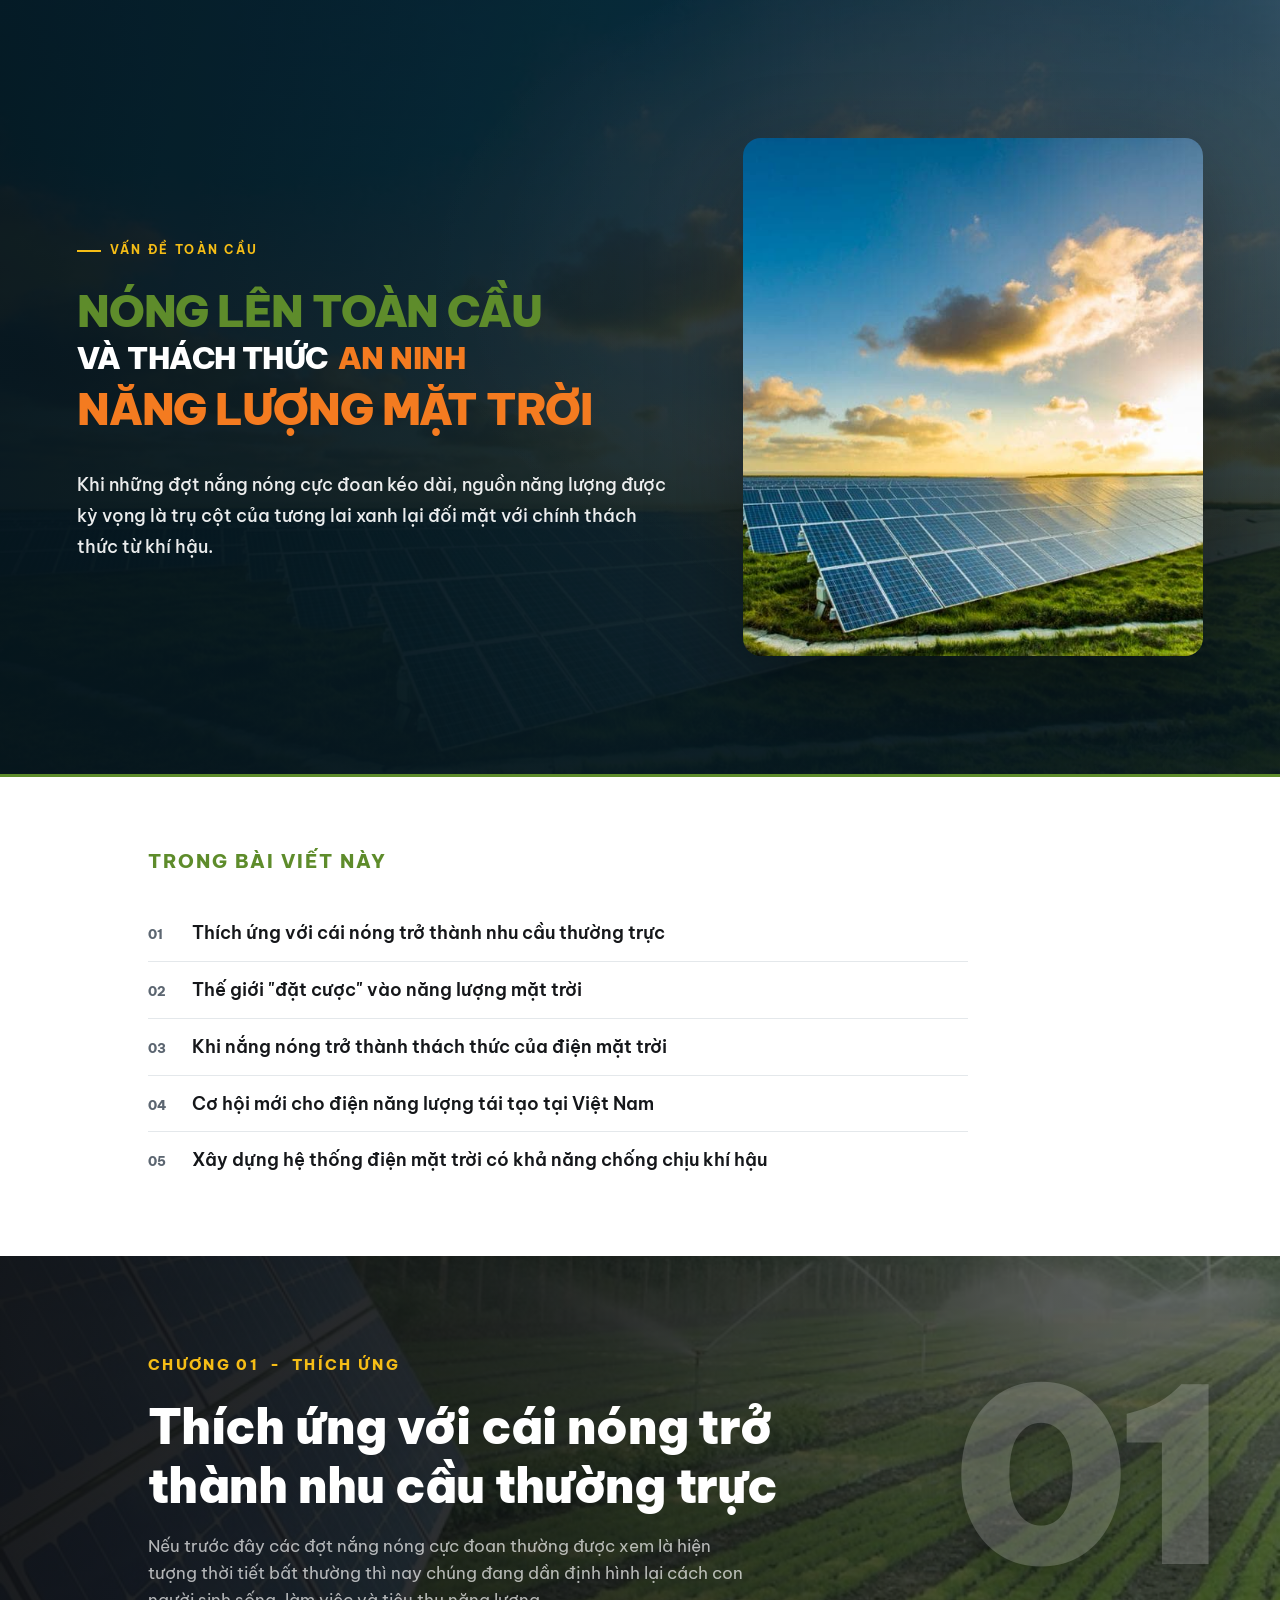
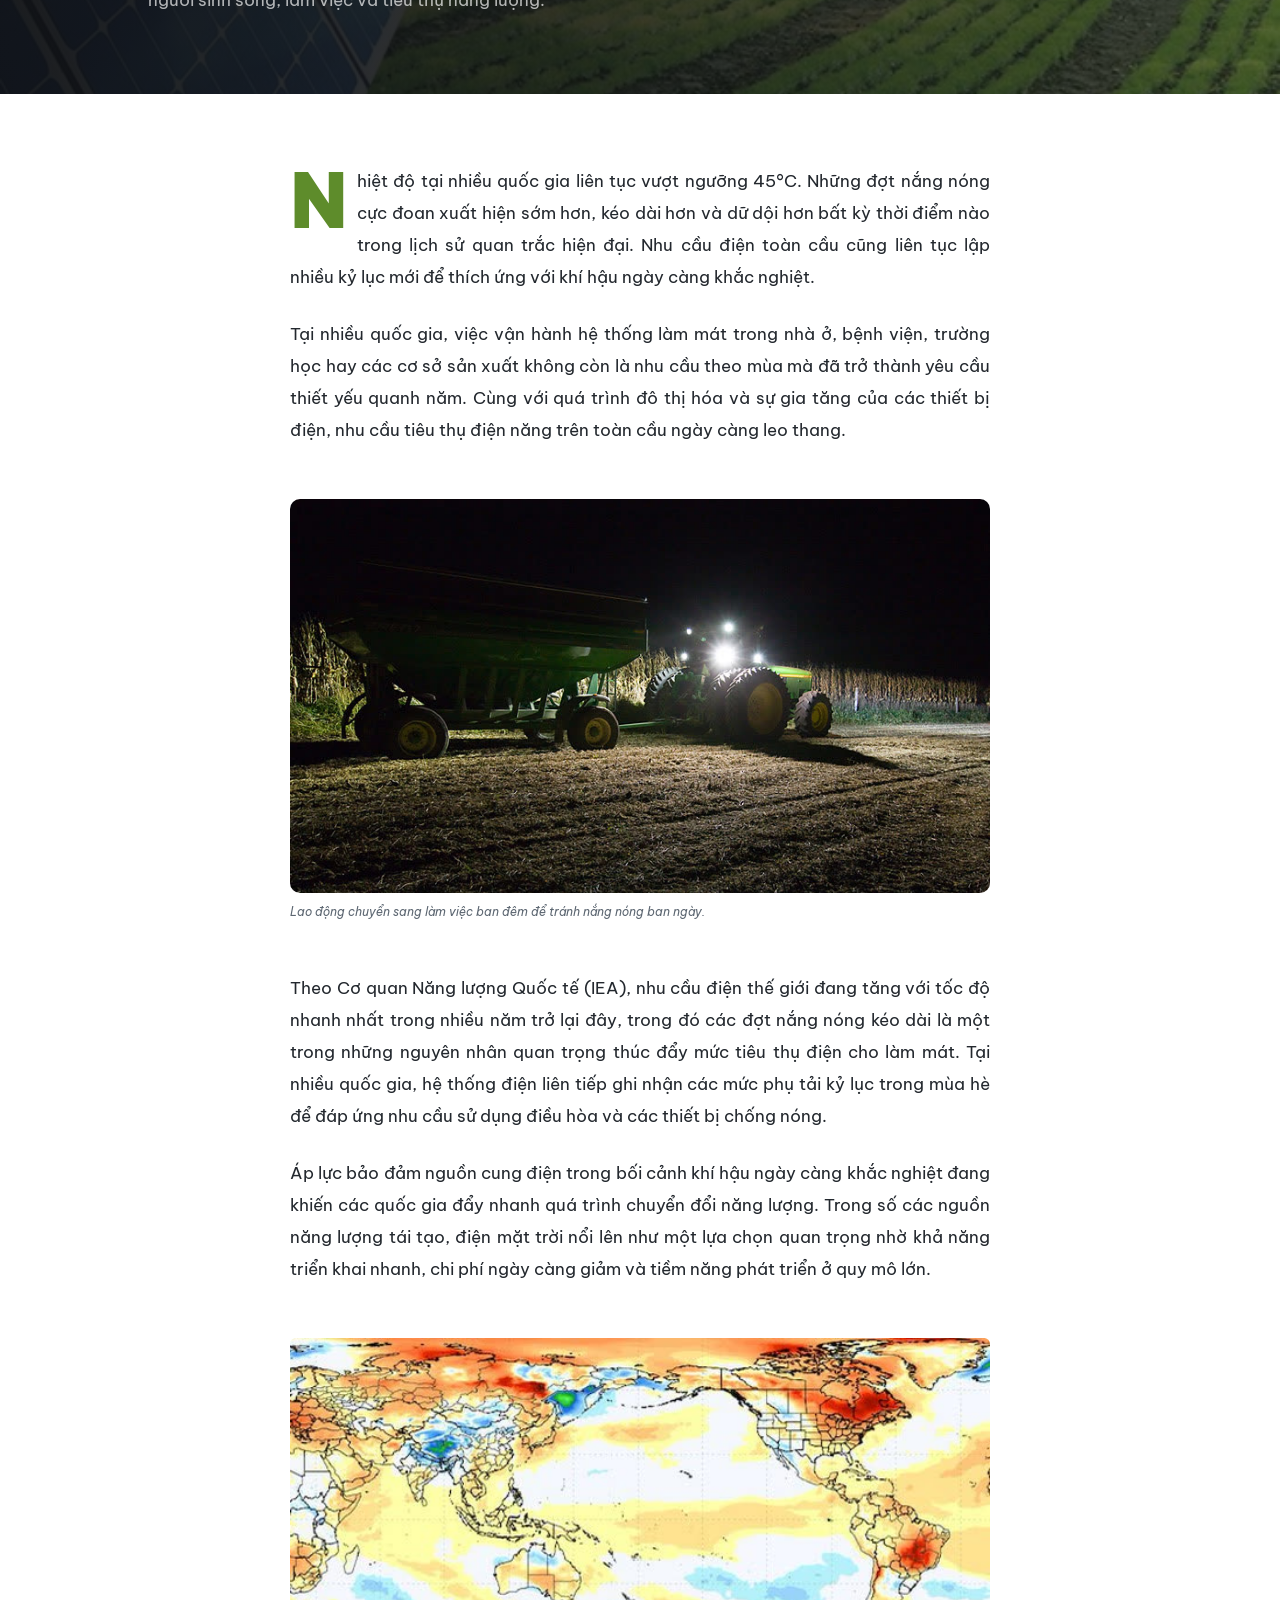
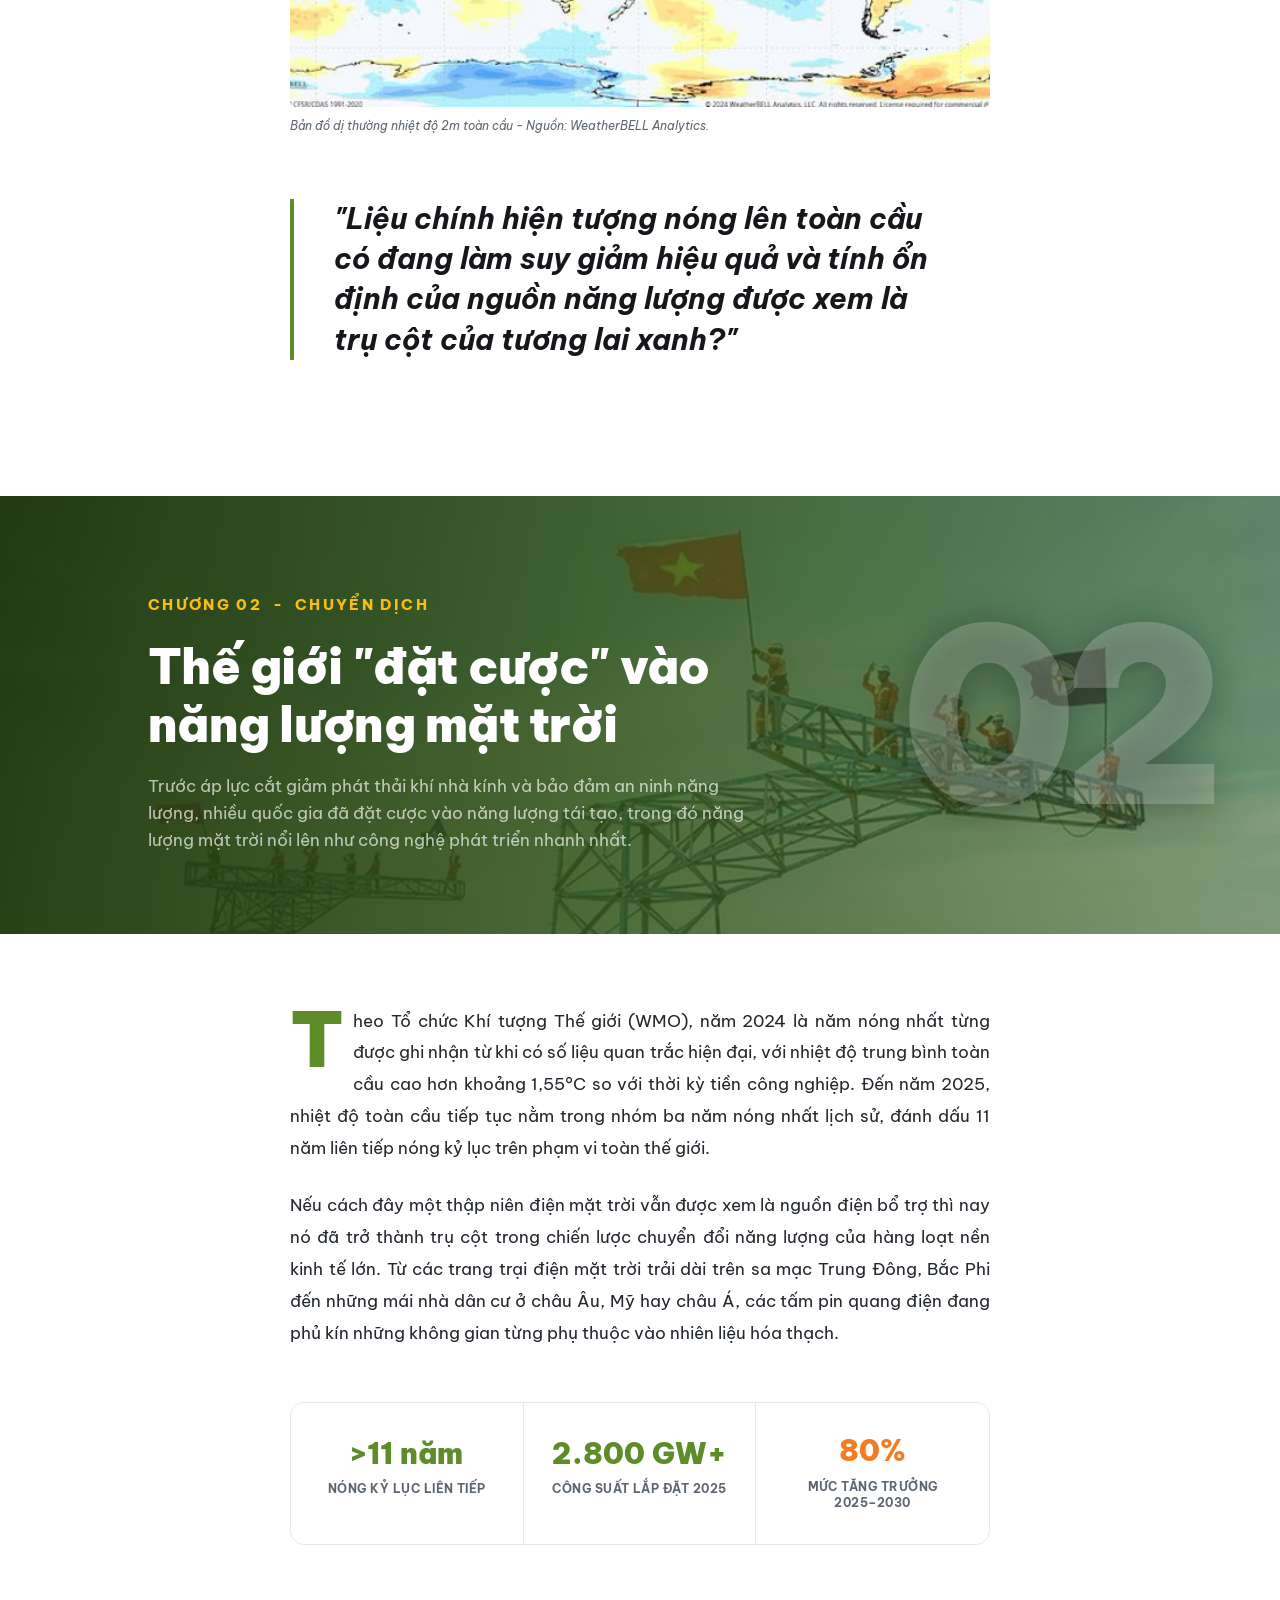
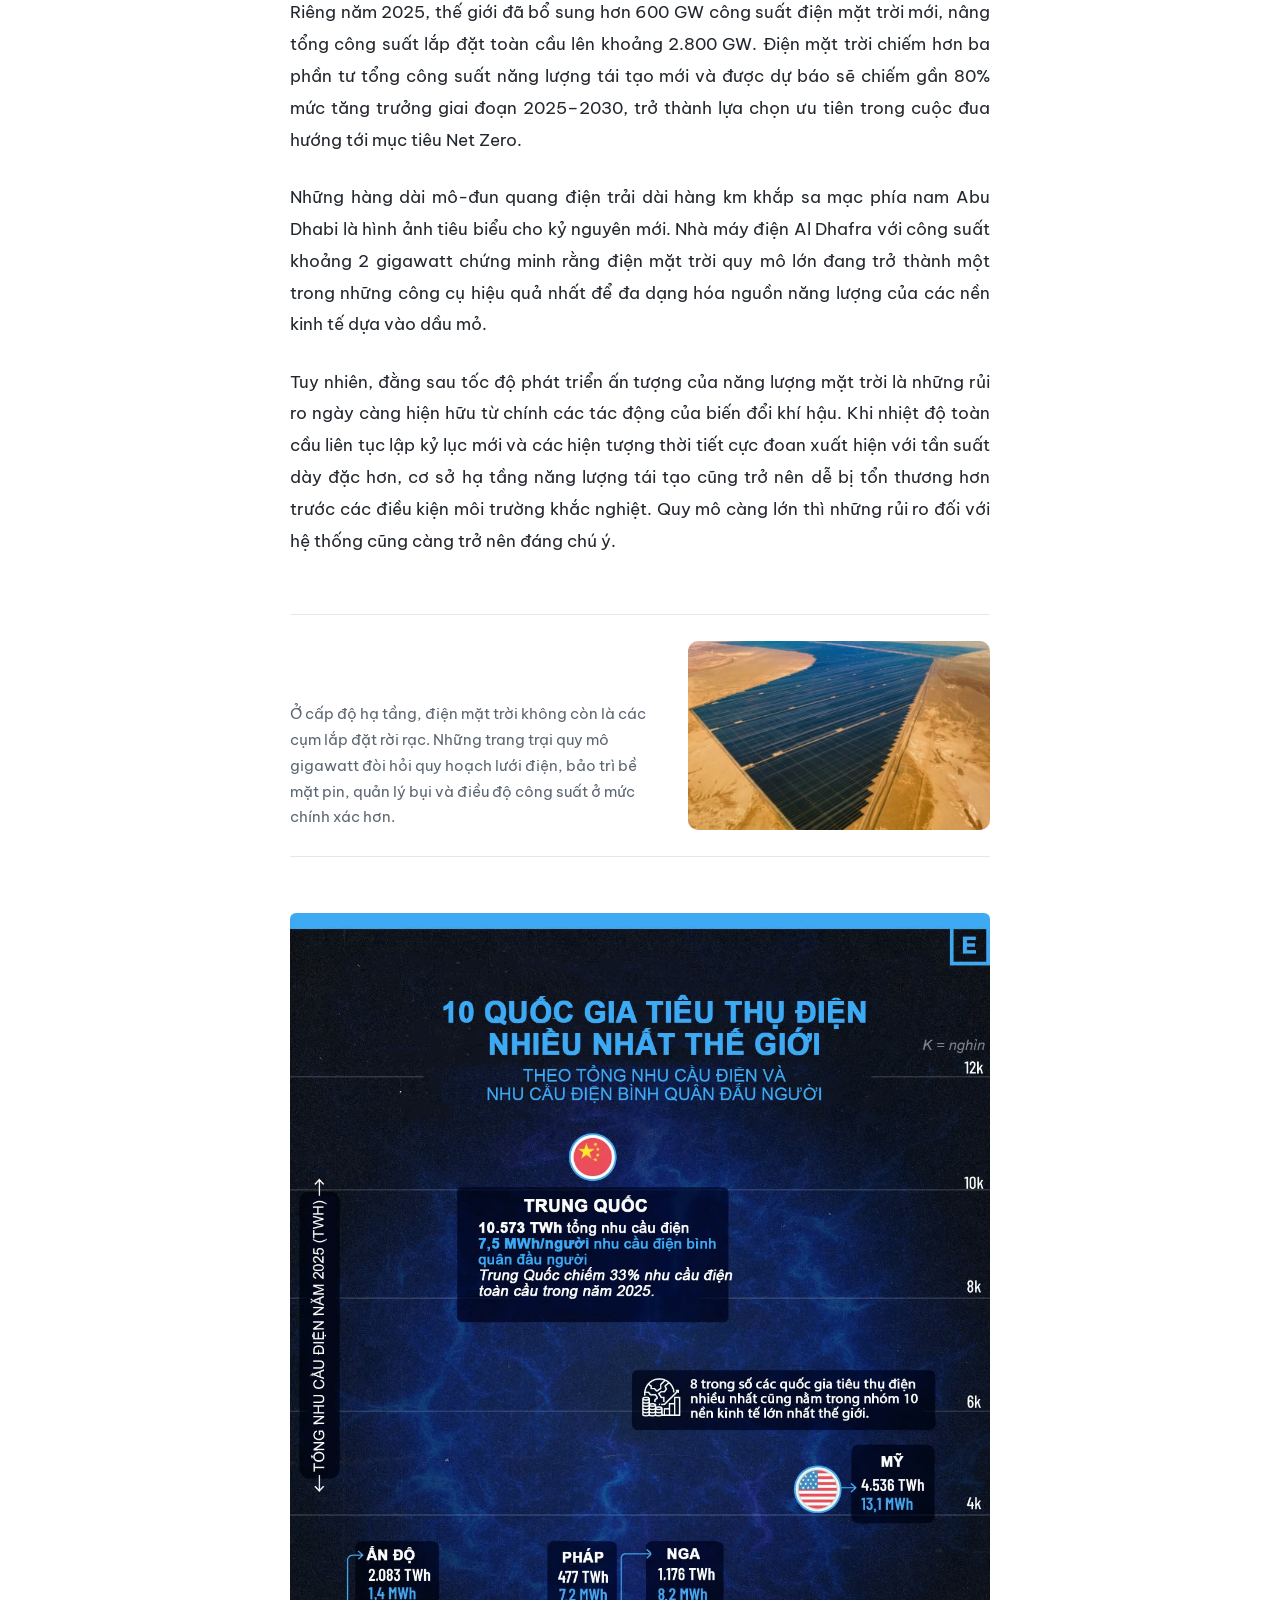
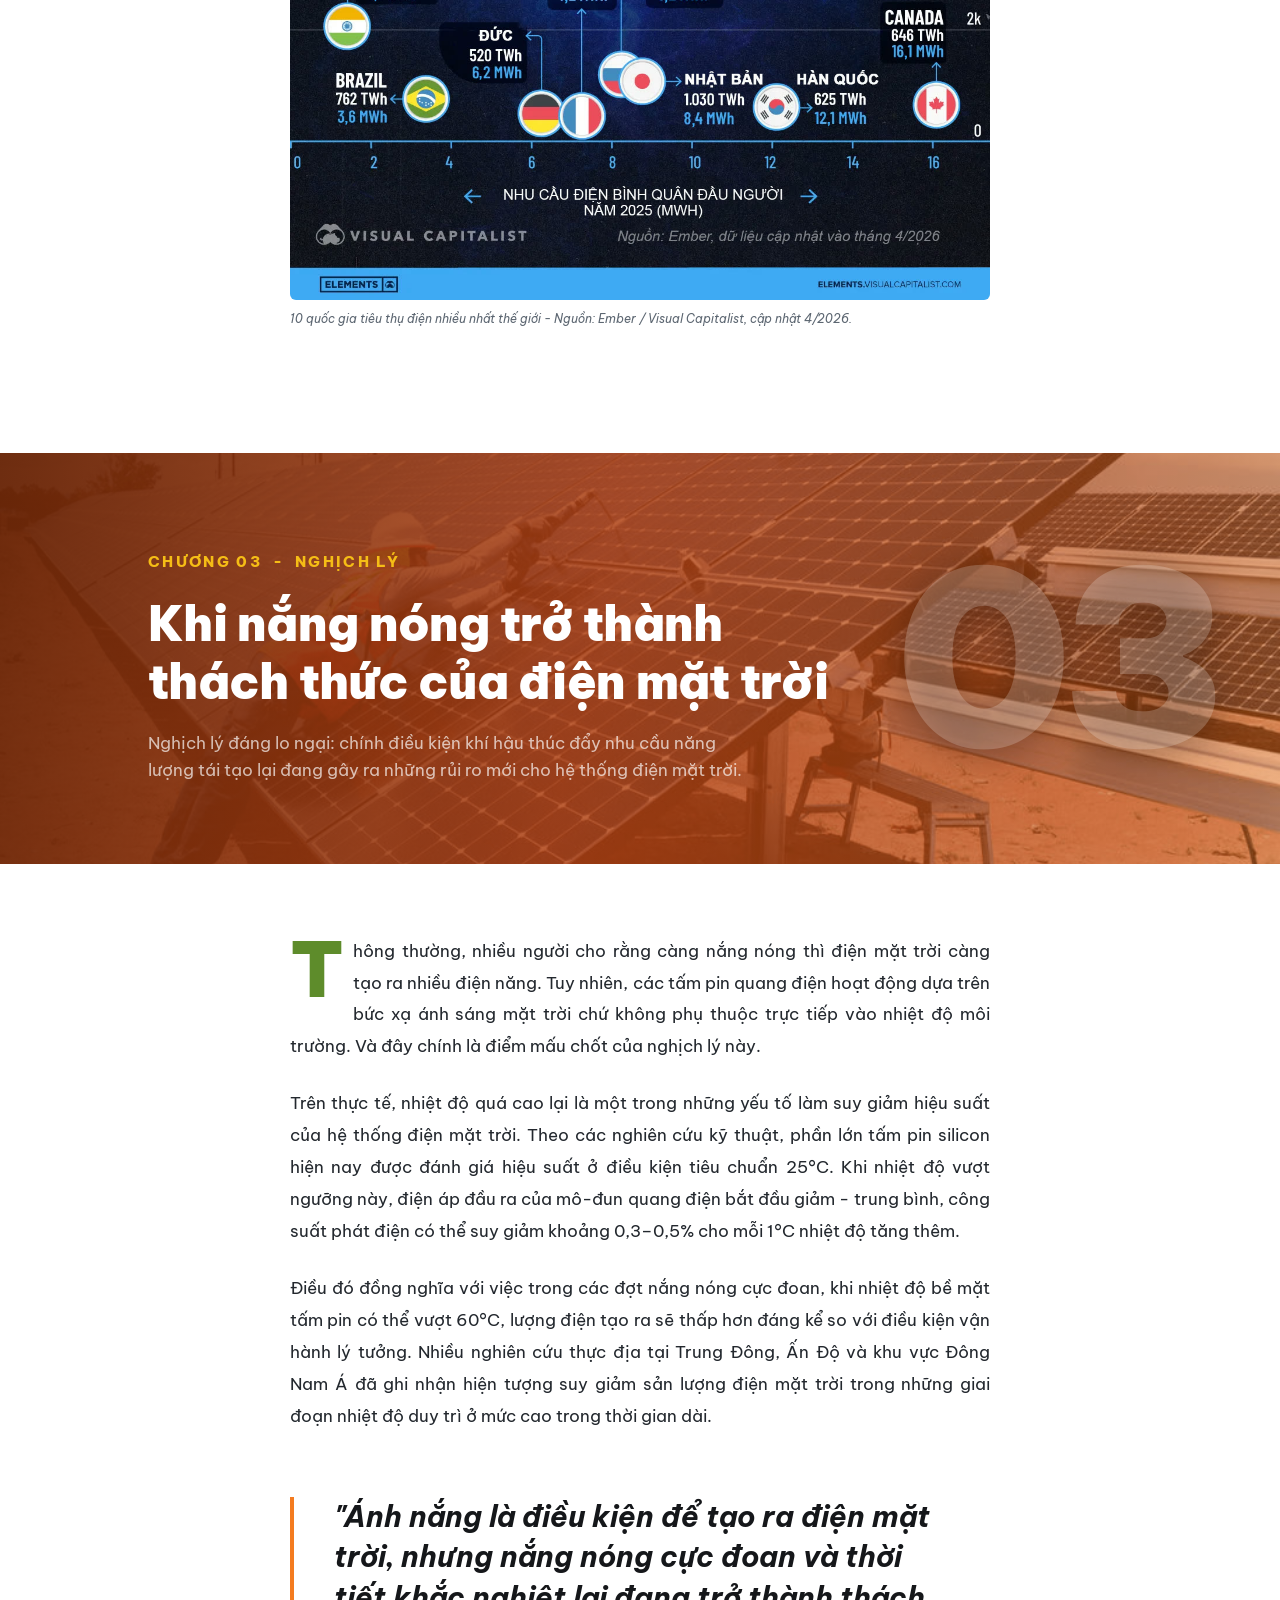
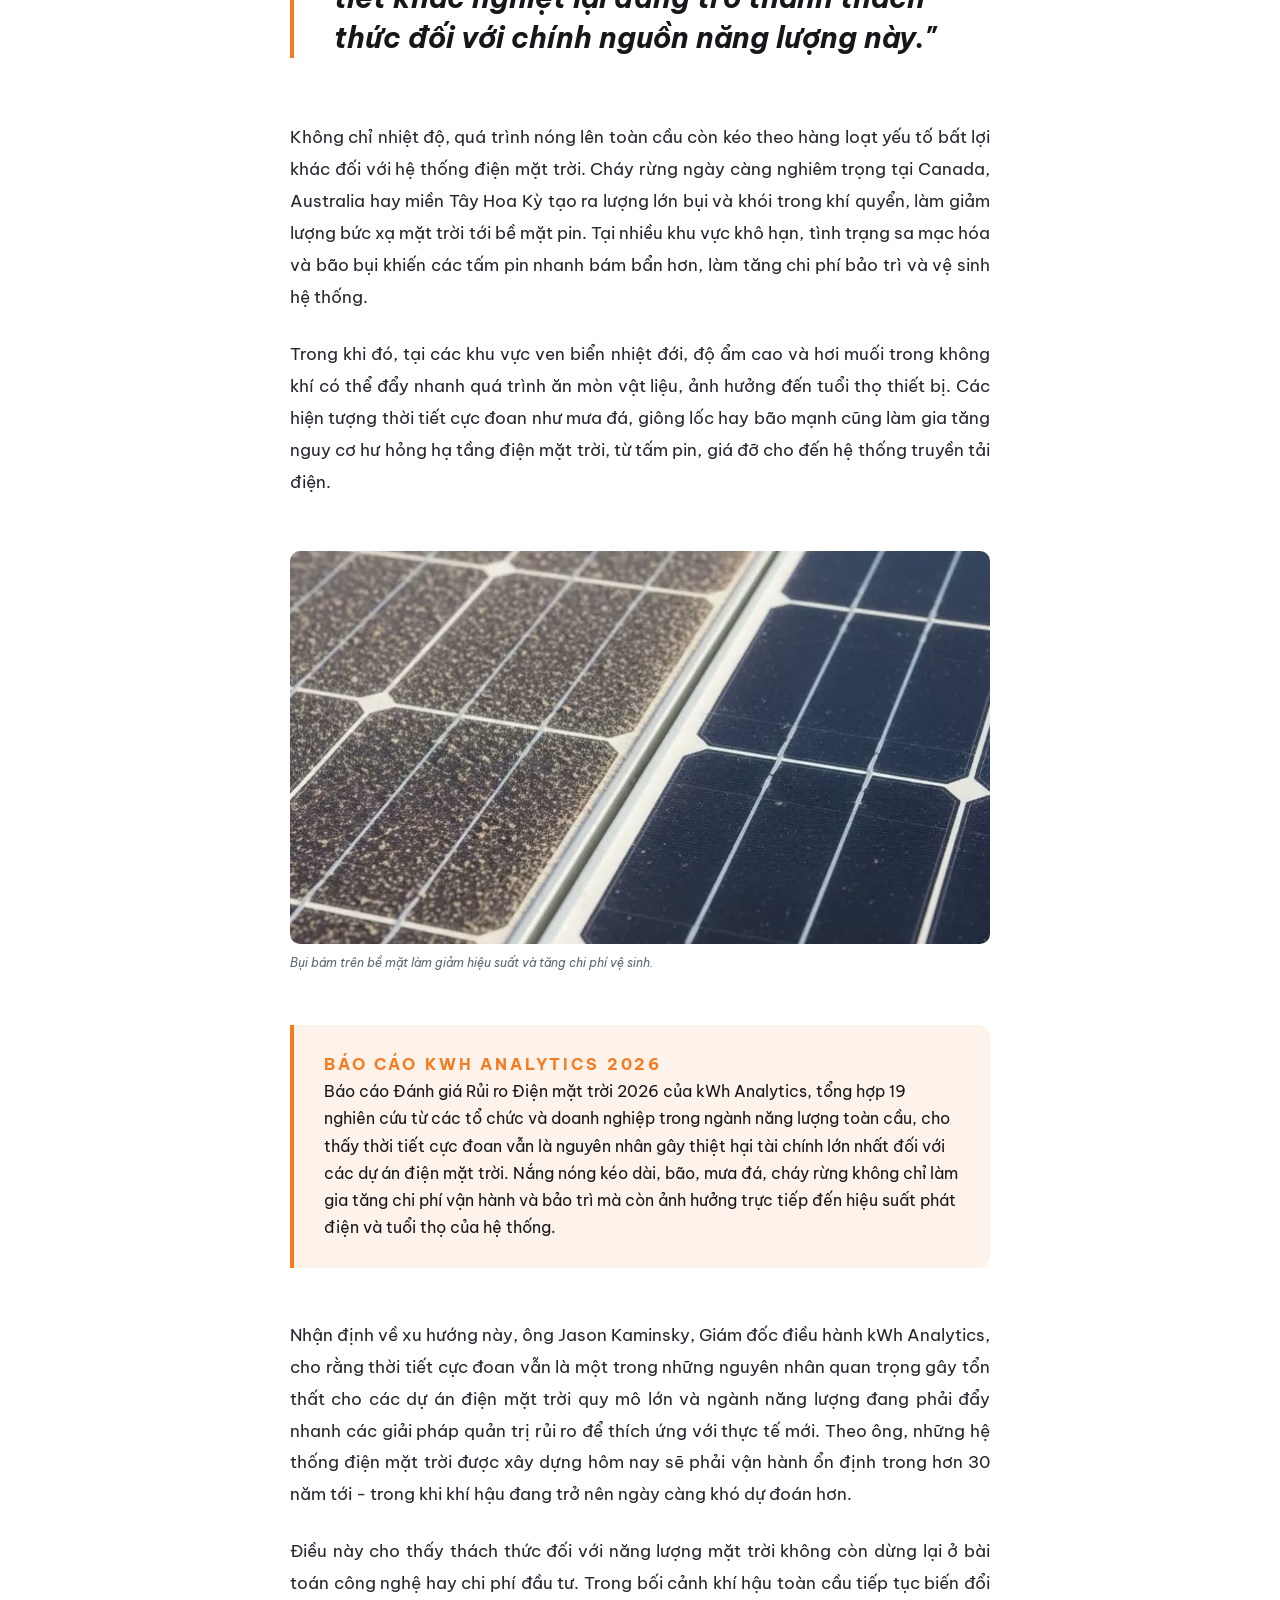
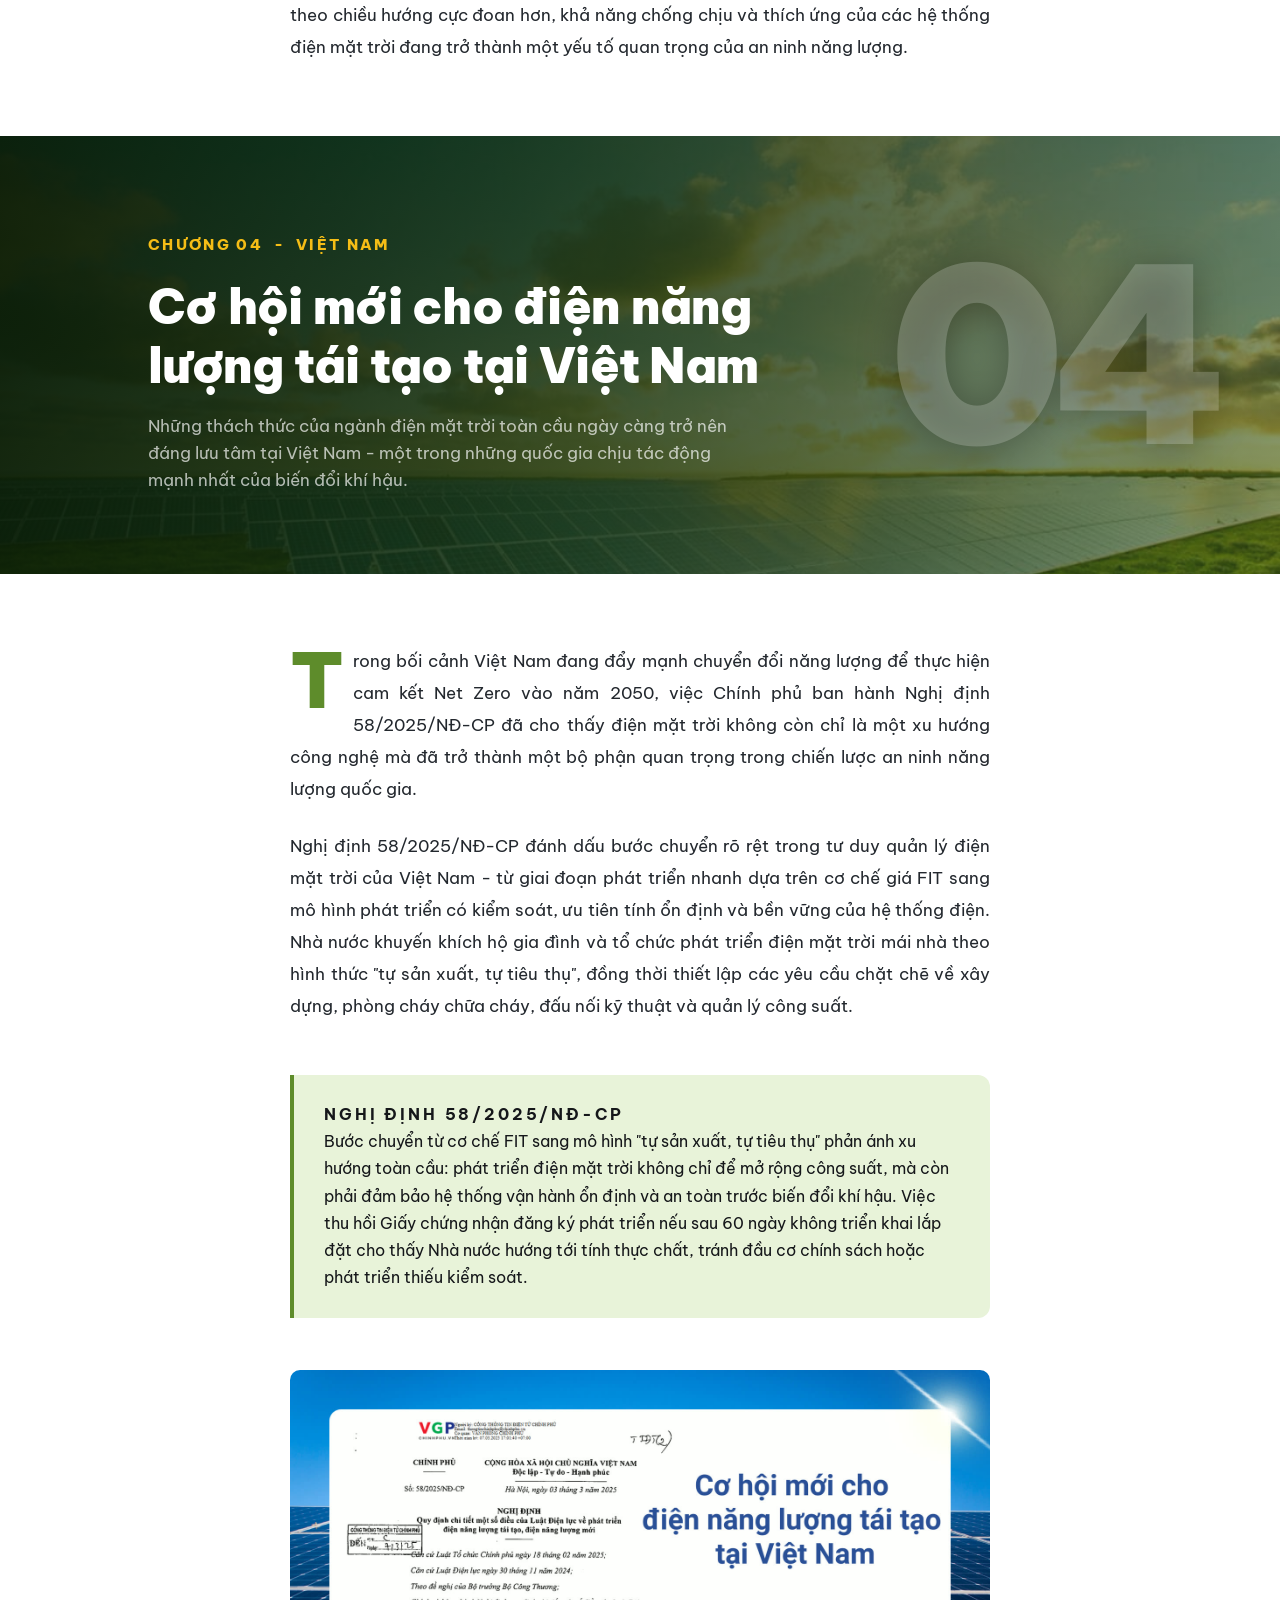
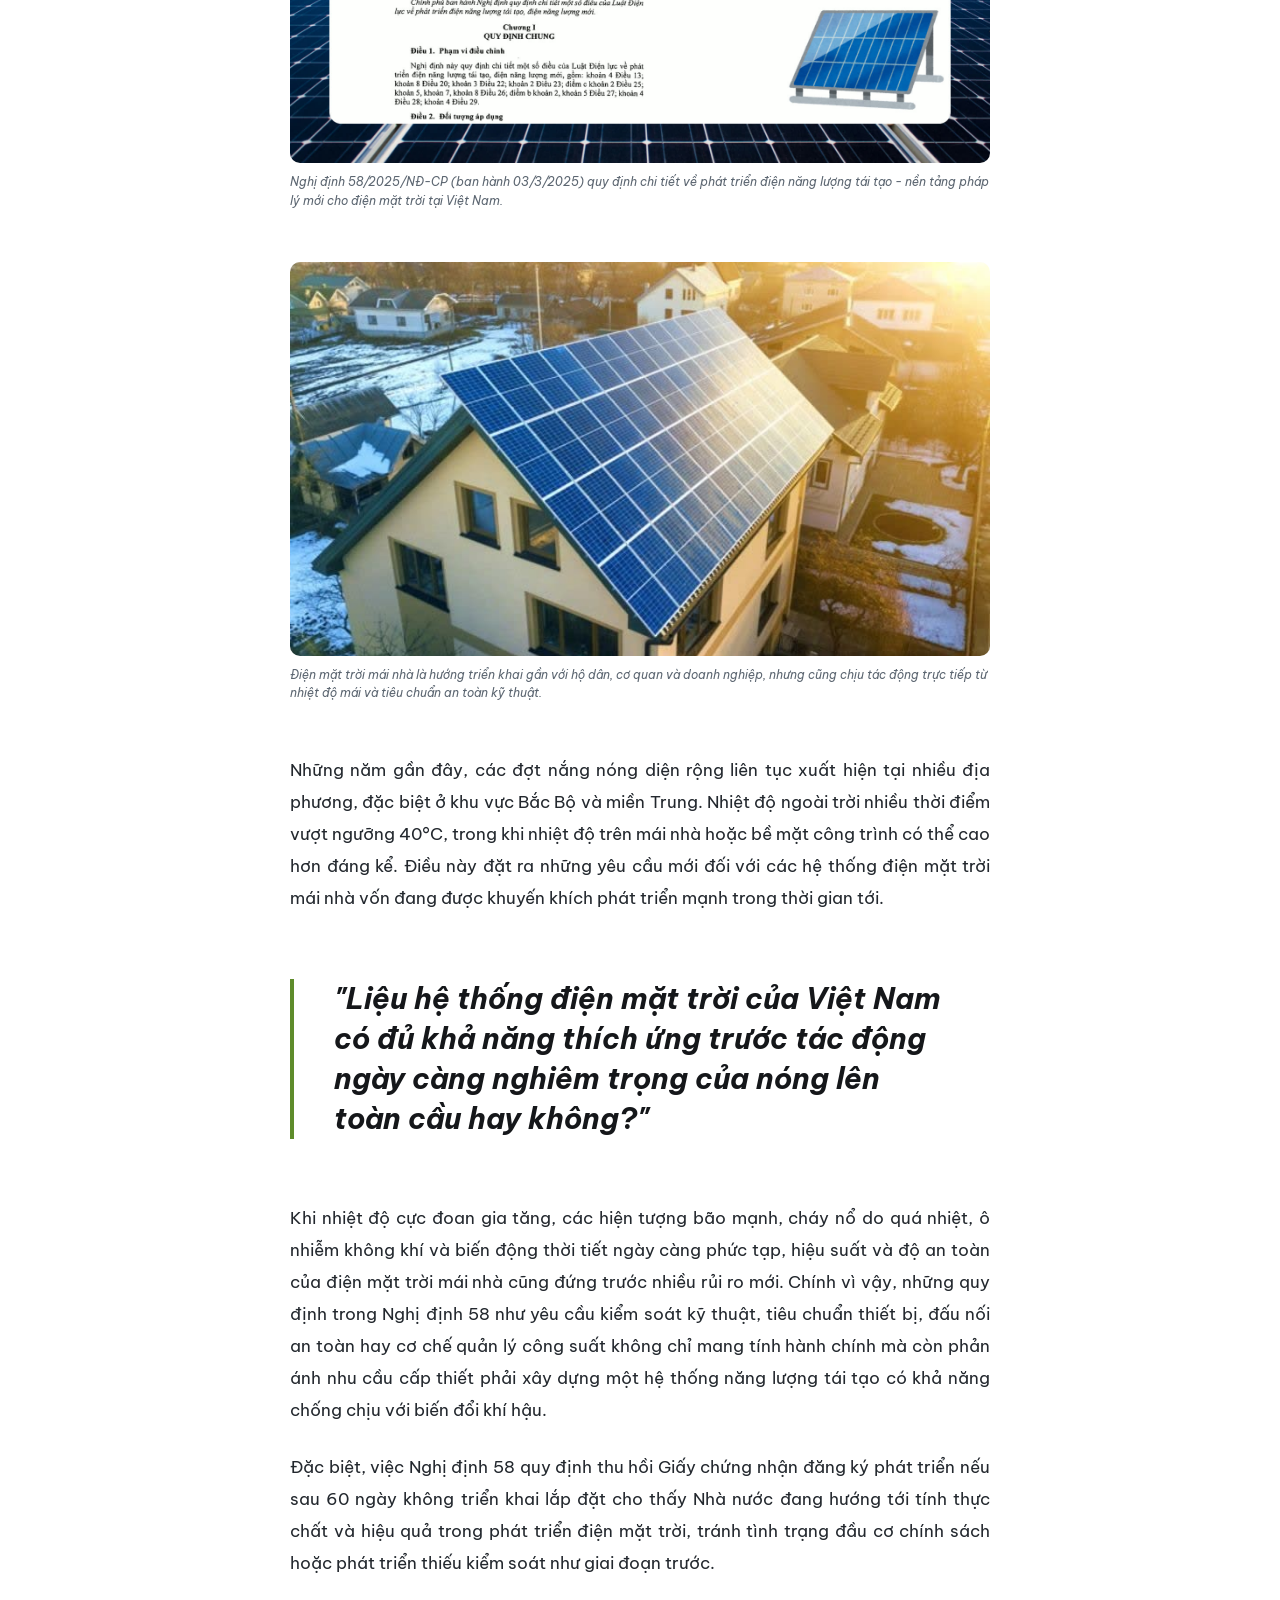
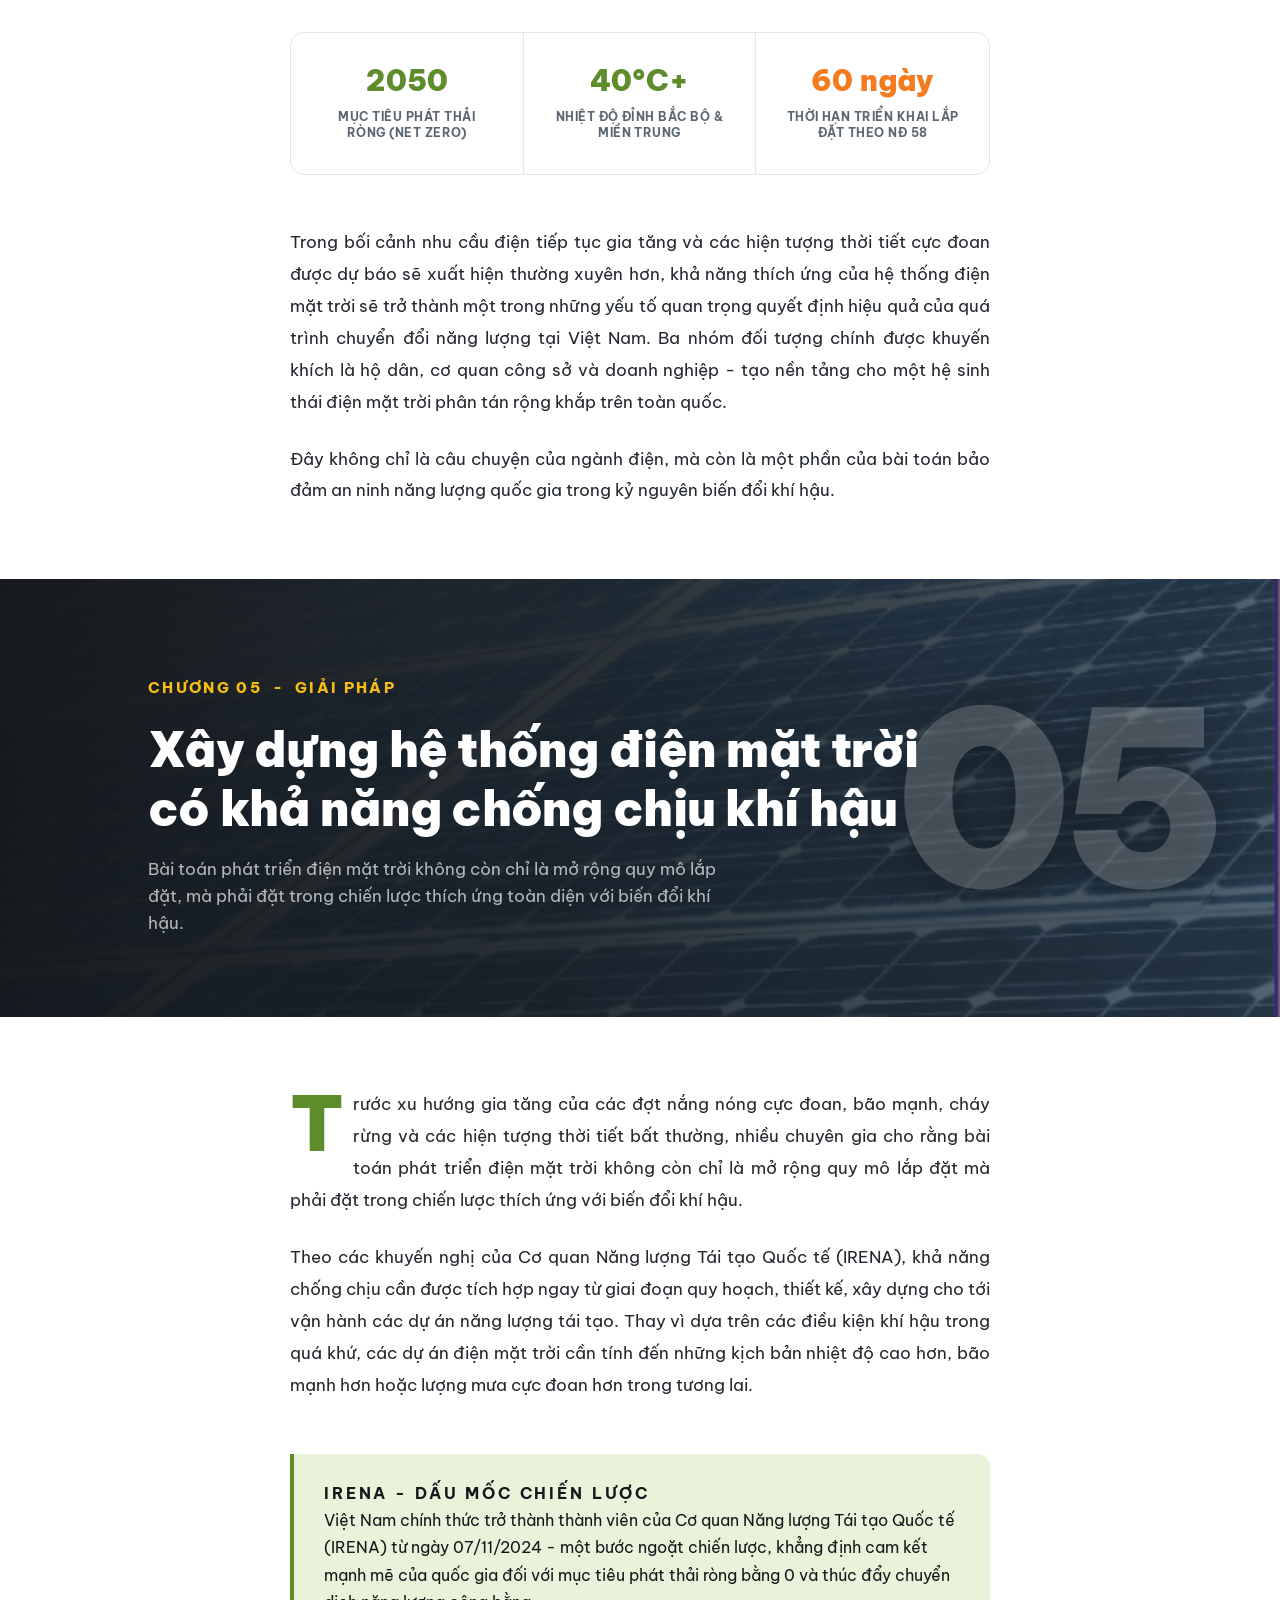
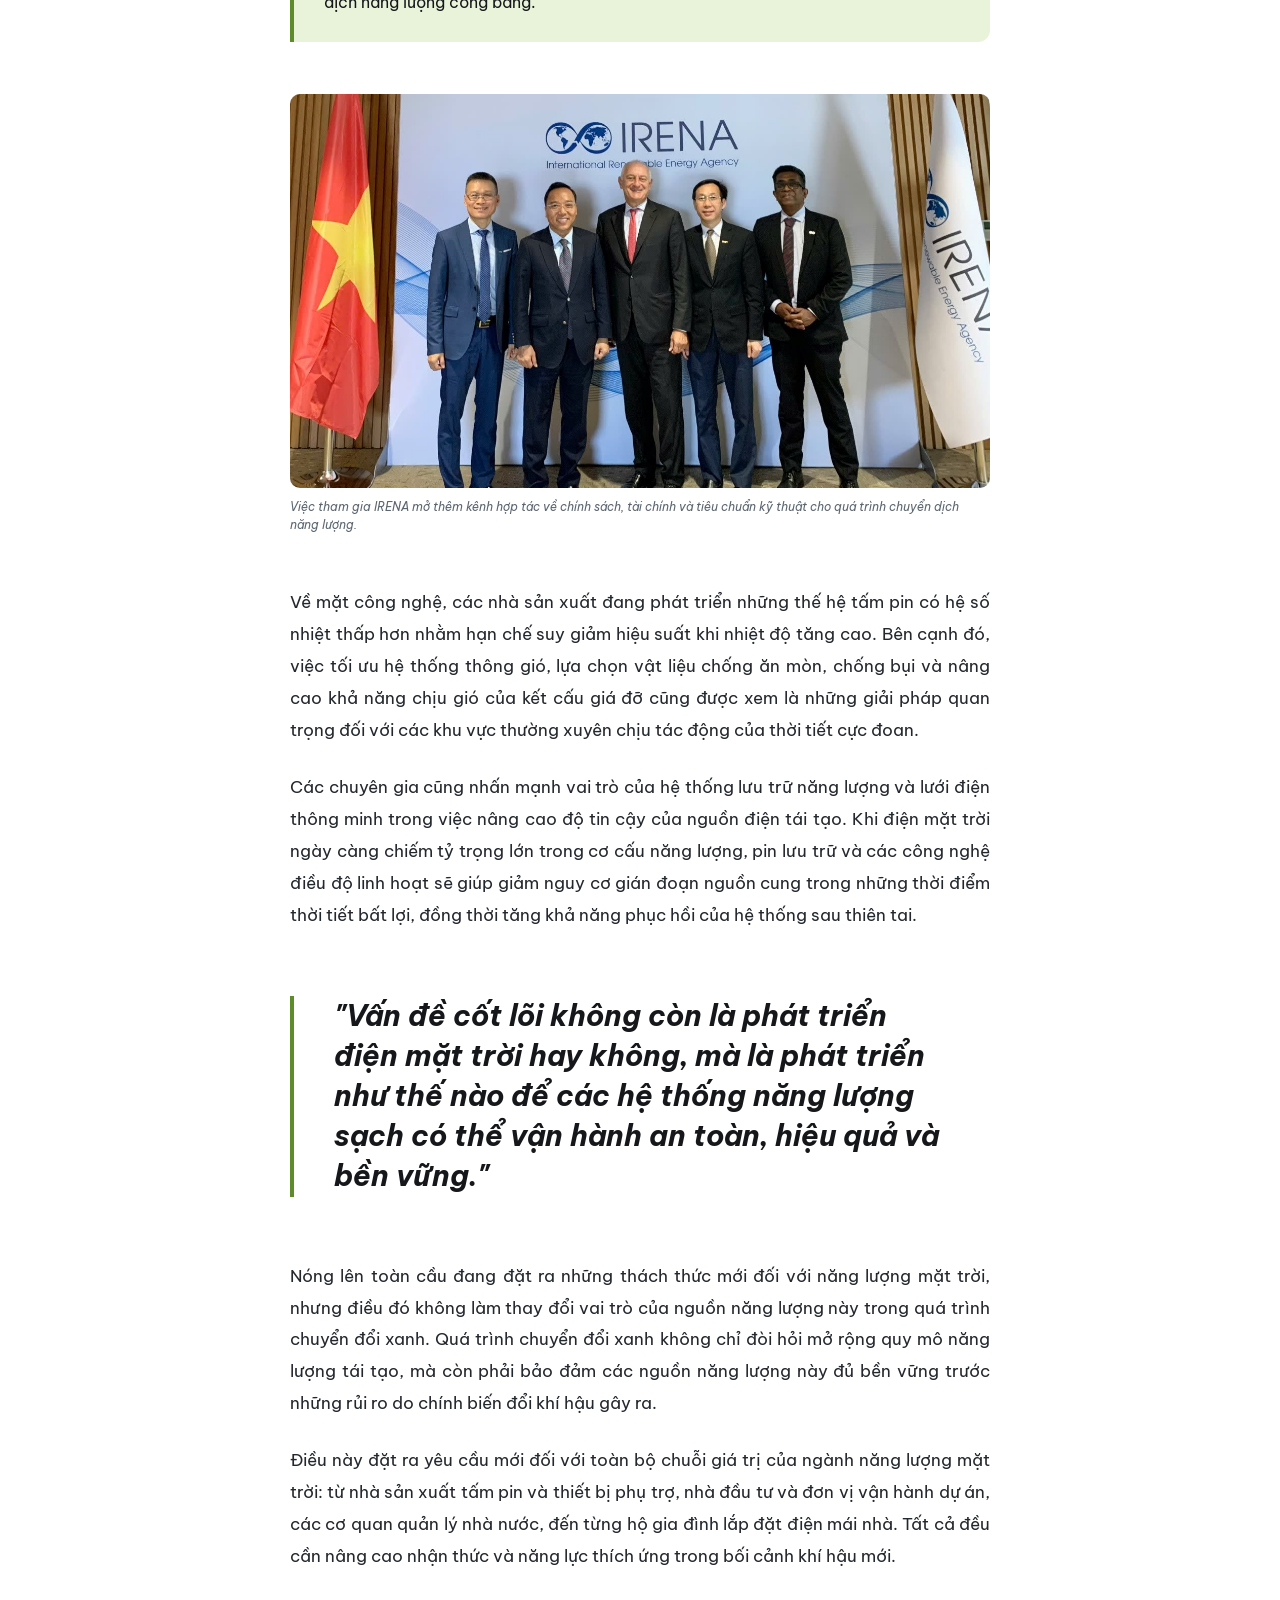
<file: _print.html>
<!DOCTYPE html>
<html lang="vi">
<head>
  <meta charset="UTF-8">
  <meta name="viewport" content="width=device-width, initial-scale=1.0">
  <title>Nóng lên toàn cầu và thách thức an ninh năng lượng mặt trời</title>
  <meta name="description" content="Mega story: Khi nắng nóng cực đoan kéo dài, điện mặt trời - trụ cột của tương lai xanh - lại đối mặt thách thức từ chính biến đổi khí hậu. Phân tích toàn cầu và cơ hội cho Việt Nam.">
  <meta name="theme-color" content="#0f2934">
  <link rel="canonical" href="https://nangluongtaitao.vercel.app/">

  <!-- Open Graph / chia sẻ mạng xã hội -->
  <meta property="og:type" content="article">
  <meta property="og:locale" content="vi_VN">
  <meta property="og:site_name" content="Năng lượng mặt trời">
  <meta property="og:title" content="Nóng lên toàn cầu và thách thức an ninh năng lượng mặt trời">
  <meta property="og:description" content="Khi nắng nóng cực đoan kéo dài, điện mặt trời - trụ cột của tương lai xanh - lại đối mặt thách thức từ chính biến đổi khí hậu.">
  <meta property="og:url" content="https://nangluongtaitao.vercel.app/">
  <meta property="og:image" content="https://nangluongtaitao.vercel.app/assets/img/hero-bulb-clean.jpg">
  <meta property="og:image:width" content="800">
  <meta property="og:image:height" content="560">
  <meta name="twitter:card" content="summary_large_image">
  <meta name="twitter:title" content="Nóng lên toàn cầu và thách thức an ninh năng lượng mặt trời">
  <meta name="twitter:description" content="Khi nắng nóng cực đoan kéo dài, điện mặt trời lại đối mặt thách thức từ chính biến đổi khí hậu.">
  <meta name="twitter:image" content="https://nangluongtaitao.vercel.app/assets/img/hero-bulb-clean.jpg">

  <link rel="preconnect" href="https://fonts.googleapis.com">
  <link rel="preconnect" href="https://fonts.gstatic.com" crossorigin>
  <link href="https://fonts.googleapis.com/css2?family=Be+Vietnam+Pro:ital,wght@0,300;0,400;0,500;0,600;0,700;0,800;0,900;1,400;1,700&display=swap" rel="stylesheet">
  <style>
    /* ============================================================
       MEGA STORY - Năng lượng mặt trời
       ============================================================ */
    :root {
      --green:      #5e8c2b;
      --green-dk:   #4a7021;
      --green-lt:   #e8f3d9;
      --orange:     #f47b20;
      --orange-dk:  #e06811;
      --orange-lt:  #fef3ea;
      --yellow:     #f5bd16;
      --ink:        #15171a;
      --text:       #23282e;
      --muted:      #5c6671;
      --line:       #e4e8eb;
      --bg:         #ffffff;
      --band:       #f3f5f6;
      --col:        700px;
      --wide:       1040px;
      --font:       "Be Vietnam Pro", system-ui, -apple-system, sans-serif;
    }

    *, *::before, *::after { box-sizing: border-box; margin: 0; padding: 0; }
    html {
      scroll-behavior: smooth;
      width: 100%;
      max-width: 100%;
      overflow-x: hidden;
    }
    body {
      font-family: var(--font);
      color: var(--text);
      background: var(--bg);
      line-height: 1.75;
      width: 100%;
      max-width: 100%;
      overflow-x: hidden;
      -webkit-font-smoothing: antialiased;
      text-rendering: optimizeLegibility;
    }
    img { display: block; max-width: 100%; height: auto; }
    a { color: inherit; text-decoration: none; }

    /* ── PROGRESS ── */
    #progress {
      position: fixed; top: 0; left: 0; height: 3px; width: 0;
      background: linear-gradient(90deg, var(--green), var(--yellow), var(--orange));
      z-index: 100; transition: width .08s linear;
    }

    /* ── HEADER removed ── */

    /* ── LAYOUT CONTAINERS ── */
    .col  { max-width: var(--col);  margin: 0 auto; padding: 0 28px; }
    .wide { max-width: var(--wide); margin: 0 auto; padding: 0 28px; }

    /* ── HERO ── */
    .hero {
      min-height: 86svh;
      display: flex; align-items: center;
      position: relative; overflow: hidden;
      padding-bottom: 92px; padding-top: 112px;
      background: #0f2934;
    }
    .hero-bg {
      position: absolute;
      top: 0; bottom: 0; left: 50%;
      width: 100vw; min-width: 100%;
      transform: translateX(-50%);
      background: url("assets/img/solar-sunset.jpg") center center / cover no-repeat;
      opacity: .9;
    }
    .hero-bg::after {
      content: ""; position: absolute; inset: 0;
      background:
        radial-gradient(780px 520px at 72% 36%, rgba(255,255,255,.08), rgba(255,255,255,0) 64%),
        linear-gradient(90deg, rgba(5,20,27,.92) 0%, rgba(8,27,35,.76) 48%, rgba(8,27,35,.5) 100%),
        linear-gradient(180deg, rgba(15,46,58,.18) 0%, rgba(3,13,18,.84) 100%);
    }
    .hero-inner {
      position: relative; z-index: 2;
      width: min(1500px, 100%);
      margin: 0 auto;
      padding: 0 clamp(32px, 6vw, 86px);
      display: grid;
      grid-template-columns: minmax(0, 760px) minmax(330px, 460px);
      gap: clamp(48px, 5vw, 100px);
      align-items: center;
    }
    .hero-copy {
      width: min(100%, 780px);
      max-width: none;
    }
    .kicker-tag {
      display: inline-flex; align-items: center; gap: 9px;
      font-size: .72rem; font-weight: 700; letter-spacing: .2em;
      text-transform: uppercase; color: var(--yellow); margin-bottom: 28px;
    }
    .kicker-tag::before { content: ""; width: 24px; height: 2px; background: var(--yellow); }
    .hero h1 {
      font-size: clamp(1.95rem, 3.35vw, 3.7rem);
      font-weight: 900; line-height: 1.05;
      letter-spacing: -.026em; text-transform: uppercase;
      color: #fff; margin-bottom: 38px;
      max-width: 860px;
    }
    .hero h1 .line {
      display: block;
      white-space: nowrap;
    }
    .hero h1 .line + .line { margin-top: .3em; }
    .hero h1 .line-mid {
      font-size: .7em;
      letter-spacing: -.018em;
    }
    .hero h1 .line > .eo {
      display: inline-block;
      margin-left: .12em;
    }
    .hero h1 .eg { color: var(--green); }
    .hero h1 .eo { color: var(--orange); }
    .hero-deck {
      font-size: clamp(1rem, 1.4vw, 1.2rem); line-height: 1.72;
      color: rgba(255,255,255,.92); max-width: 600px; margin-bottom: 0;
      font-weight: 500;
    }
    .hero-side {
      margin: 0;
      justify-self: end;
      align-self: center;
      width: min(100%, 460px);
    }
    .hero-side img {
      width: 100%;
      aspect-ratio: 4 / 4.5;
      object-fit: cover;
      border-radius: 18px;
      box-shadow: 0 34px 90px rgba(0,0,0,.36);
    }

    /* ── TOC ── */
    .toc-band {
      background: #fff;
      border-top: 3px solid var(--green);
      padding: clamp(44px, 6vw, 68px) 0;
    }
    .toc-eyebrow {
      font-size: 1.2rem; font-weight: 800; letter-spacing: .1em;
      text-transform: uppercase; color: var(--green); margin-bottom: 26px;
    }
    .toc-list { list-style: none; max-width: 820px; }
    .toc-list li {
      display: flex; align-items: baseline; gap: 18px;
      padding: 15px 0; border-bottom: 1px solid var(--line);
    }
    .toc-list li:last-child { border-bottom: none; }
    .toc-n { font-size: .82rem; font-weight: 800; color: var(--muted); min-width: 26px; }
    .toc-list a { font-size: 1.14rem; font-weight: 600; color: var(--ink); line-height: 1.4; }
    .toc-list a:hover { color: var(--green); }

    /* ── CHAPTER HEADER ── */
    .ch-head {
      position: relative; overflow: hidden;
      padding: 96px 0 80px;
      background-color: var(--ink);
      background-size: cover; background-position: center;
    }
    .ch-head::before { content: ""; position: absolute; inset: 0; z-index: 0; }
    .ch-head.dark   { background-color: var(--ink); }
    .ch-head.forest { background-color: #244009; }
    .ch-head.ember  { background-color: #8a330c; }
    .ch-head.deep   { background-color: #112a0c; }
    .ch-head.dark::before   { background: linear-gradient(100deg, rgba(15,17,20,.96) 0%, rgba(15,17,20,.85) 46%, rgba(15,17,20,.58) 100%); }
    .ch-head.forest::before { background: linear-gradient(100deg, rgba(28,52,8,.96) 0%, rgba(46,80,18,.85) 46%, rgba(61,99,24,.55) 100%); }
    .ch-head.ember::before  { background: linear-gradient(100deg, rgba(107,39,8,.96) 0%, rgba(176,64,16,.84) 46%, rgba(224,104,17,.52) 100%); }
    .ch-head.deep::before   { background: linear-gradient(100deg, rgba(10,29,6,.96) 0%, rgba(26,54,18,.85) 46%, rgba(42,79,28,.56) 100%); }
    .ch-ghost {
      position: absolute; z-index: 1;
      right: clamp(20px, 5vw, 88px);
      top: 50%; transform: translateY(-50%);
      font-size: clamp(9rem,19vw,16rem); font-weight: 900;
      line-height: 1; letter-spacing: -.05em;
      color: rgba(255,255,255,.2);
      text-shadow: 0 4px 40px rgba(0,0,0,.3);
      pointer-events: none; user-select: none;
    }
    .ch-inner { position: relative; z-index: 2; }
    .ch-eyebrow {
      font-size: .92rem; font-weight: 800; letter-spacing: .16em;
      text-transform: uppercase; margin-bottom: 20px;
      color: var(--yellow);
    }
    .ch-title {
      font-size: clamp(1.85rem, 4vw, 3rem);
      font-weight: 900; line-height: 1.22;
      letter-spacing: -.015em; color: #fff;
      max-width: 940px; text-wrap: balance;
    }
    .ch-sub {
      font-size: 1.04rem; line-height: 1.62; max-width: 600px;
      margin-top: 18px; color: rgba(255,255,255,.68);
    }

    /* ── PROSE ── */
    .section      { padding: 72px 0; }
    .section-sm   { padding: 48px 0; }
    /* gộp padding khi 2 khối section kề nhau (tránh khoảng trống đôi) */
    .section + .section, .section + .section-sm,
    .section-sm + .section, .section-sm + .section-sm { padding-top: 0; }
    .prose        { font-size: 1.08rem; line-height: 1.85; color: var(--text); text-align: justify; }
    .prose p      { margin-bottom: 1.45em; }
    .prose p:last-child { margin-bottom: 0; }
    .prose strong { font-weight: 700; color: var(--ink); }

    /* Drop cap */
    .prose .drop::first-letter {
      float: left; font-size: 4.4em; line-height: .8;
      font-weight: 900; color: var(--green);
      margin: .05em .12em 0 0;
    }

    /* ── PULL QUOTE ── */
    .pq {
      max-width: 820px; margin: 64px auto;
      padding: 0 40px; border-left: 4px solid var(--green);
    }
    .pq p {
      font-size: clamp(1.28rem,2.8vw,1.82rem);
      font-weight: 700; line-height: 1.38;
      color: var(--ink); font-style: italic; margin: 0;
    }
    .pq.amber  { border-color: var(--orange); }

    /* ── STAT ROW ── */
    .stats {
      display: grid;
      grid-template-columns: repeat(3,1fr);
      border: 1px solid var(--line);
      border-radius: 14px; overflow: hidden;
      margin: 52px 0;
    }
    .stat {
      padding: 32px 22px; text-align: center;
      border-right: 1px solid var(--line);
      display: flex; flex-direction: column;
      align-items: center; justify-content: center;
    }
    .stat:last-child { border-right: none; }
    .stat-num {
      font-size: clamp(1.35rem, 2.7vw, 1.8rem);
      font-weight: 900; line-height: 1.1; color: var(--green);
      white-space: nowrap;
      display: flex; align-items: center; justify-content: center;
    }
    .stat-num.o { color: var(--orange); }
    .stat-lbl {
      font-size: .76rem; font-weight: 700; letter-spacing: .04em;
      text-transform: uppercase; color: var(--muted); margin-top: 12px;
      line-height: 1.35; min-height: 2.3em; max-width: 22ch;
      text-align: center;
    }

    /* ── CALLOUT ── */
    .callout {
      background: var(--green-lt); border-left: 4px solid var(--green);
      border-radius: 0 12px 12px 0; padding: 26px 30px; margin: 52px 0;
    }
    .callout.amber { background: var(--orange-lt); border-color: var(--orange); }
    .callout-lbl {
      font-size: .68rem; font-weight: 700; letter-spacing: .18em;
      text-transform: uppercase; color: var(--green); margin-bottom: 10px;
    }
    .callout.amber .callout-lbl { color: var(--orange); }
    .callout p { font-size: .99rem; line-height: 1.72; color: var(--ink); margin: 0; }

    /* ── FIGURES ── */
    .fig { margin: 52px 0; }
    .fig img {
      width: 100%; aspect-ratio: 16 / 9; object-fit: cover;
      border-radius: 10px;
    }
    .fig figcaption {
      font-size: .77rem; color: var(--muted); margin-top: 10px;
      line-height: 1.5; font-style: italic;
    }

    .fig-bleed {
      position: relative;
      left: 50%;
      transform: translateX(-50%);
      width: min(100%, 1500px);
      max-width: calc(100vw - 24px);
      margin-top: 52px; margin-bottom: 52px;
    }
    .fig-bleed img {
      width: 100%; max-height: 68vh; object-fit: cover;
      border-radius: 0;
    }
    .fig-bleed figcaption {
      max-width: var(--col); margin: 10px 0 0; padding: 0;
      font-size: .77rem; color: var(--muted);
      line-height: 1.5; font-style: italic; text-align: left;
    }

    .grid-2 { display: grid; grid-template-columns: 1fr 1fr; gap: 28px; margin: 52px 0; }
    .grid-2 figure { margin: 0; }
    .grid-2 figure img {
      width: 100%; aspect-ratio: 4 / 3; object-fit: cover;
      border-radius: 10px;
    }
    .grid-2 figure figcaption {
      font-size: .77rem; color: var(--muted); margin-top: 8px;
      line-height: 1.5; font-style: italic;
    }

    .media-band {
      max-width: var(--wide);
      margin: 60px auto;
      padding: 0 28px;
    }
    .media-band .fig,
    .media-band .grid-2 { margin: 0; }
    .media-band + .section-sm,
    .media-band + .section { padding-top: 8px; }
    .visual-note {
      display: grid; grid-template-columns: minmax(0,1.1fr) minmax(220px,.9fr);
      gap: 28px; align-items: end; margin: 56px 0;
      border-top: 1px solid var(--line); border-bottom: 1px solid var(--line);
      padding: 26px 0;
    }
    .visual-note p {
      font-size: .95rem; line-height: 1.7; color: var(--muted);
      margin: 0;
    }
    .visual-note img {
      width: 100%; aspect-ratio: 16 / 10; object-fit: cover;
      border-radius: 10px;
    }

    /* ── KICKER ── */
    .kicker {
      display: flex; align-items: center; gap: 8px;
      font-size: .7rem; font-weight: 700; letter-spacing: .18em;
      text-transform: uppercase; color: var(--green); margin-bottom: 12px;
    }
    .kicker::before { content: ""; width: 20px; height: 2px; background: var(--green); }

    /* ── DIVIDER ── */
    .hr { border: none; height: 1px; background: var(--line); margin: 52px 0; }

    /* ── CHART / INFOGRAPHIC (object-fit: contain, không crop) ── */
    .fig-chart { margin: 52px 0; }
    .fig-chart .chart-frame {
      display: flex; justify-content: center;
    }
    .fig-chart img {
      width: 100%; height: auto;
      border-radius: 6px;
    }
    .fig-chart figcaption {
      font-size: .77rem; color: var(--muted); margin-top: 10px;
      line-height: 1.5; font-style: italic; text-align: left;
    }

    /* ── ANCHOR OFFSET ── */
    section[id], div[id] { scroll-margin-top: 18px; }

    /* ── TOC ACTIVE ── */
    .toc-list a.active { color: var(--green); font-weight: 700; }
    .toc-list a.active::before {
      content: "›"; margin-right: 6px; color: var(--orange); font-weight: 800;
    }

    /* ── BYLINE CREDIT ── */
    .byline-credit {
      max-width: var(--wide);
      margin: 54px auto 72px;
      padding: 0 28px;
      display: flex;
      justify-content: flex-end;
    }
    .byline-credit p {
      border-left: 5px solid var(--green);
      padding-left: 16px;
      font-size: 1rem;
      line-height: 1.35;
      font-weight: 800;
      color: var(--ink);
    }

    /* ── BACK TO TOP ── */
    #to-top {
      position: fixed; right: 22px; bottom: 22px; z-index: 99;
      width: 46px; height: 46px; border-radius: 50%;
      border: none; cursor: pointer;
      background: var(--green); color: #fff;
      display: grid; place-items: center;
      box-shadow: 0 8px 24px rgba(0,0,0,.22);
      opacity: 0; transform: translateY(16px) scale(.9);
      transition: opacity .3s, transform .3s, background .2s;
      pointer-events: none;
    }
    #to-top.show { opacity: 1; transform: none; pointer-events: auto; }
    #to-top:hover { background: var(--green-dk); }
    #to-top svg { width: 20px; height: 20px; }
    @media (prefers-reduced-motion: reduce) {
      html { scroll-behavior: auto; }
      #to-top { transition: opacity .2s; }
    }
    @media (max-width: 600px) {
      #to-top { right: 14px; bottom: 14px; width: 42px; height: 42px; }
    }

    /* ── RESPONSIVE ── */
    @media (max-width: 900px) {
      .hero-inner {
        grid-template-columns: 1fr;
        align-items: start;
      }
      .hero-side {
        width: min(58vw, 300px);
        justify-self: start;
      }
    }
    @media (max-width: 760px) {
      .hero-inner { padding: 0 20px; }
      .hero h1 .line { white-space: normal; }
      .col, .wide { padding: 0 20px; }
      .pq { padding: 0 20px; margin: 44px 0; }
      .grid-2 { grid-template-columns: 1fr; }
      .visual-note { grid-template-columns: 1fr; }
      .stats { grid-template-columns: 1fr; }
      .stat { border-right: none; border-bottom: 1px solid var(--line); }
      .stat:last-child { border-bottom: none; }
      .fig-bleed { margin: 32px 0; width: 100%; }
      .fig-bleed img { border-radius: 10px; }
      .fig-bleed figcaption { padding: 0 20px; }
    }
    @media (max-width: 480px) {
      .site-header { padding: 12px 16px; }
      .hero h1 { font-size: clamp(1.35rem, 7.4vw, 2.15rem); }
      .hero-side { width: min(74vw, 260px); }
    }
  </style>

  <style>
  @media print {
    @page { size: A4; margin: 12mm 12mm 14mm; }
    * { -webkit-print-color-adjust: exact !important; print-color-adjust: exact !important; }
    html, body { width:100% !important; max-width:none !important; overflow:visible !important; background:#fff; }
    #progress, #to-top { display:none !important; }

    /* (1) giu cac khoi nam ngang nhu web */
    .stats { grid-template-columns: repeat(3,1fr) !important; }
    .stat { border-right:1px solid var(--line) !important; border-bottom:none !important; }
    .stat:last-child { border-right:none !important; }
    .grid-2 { grid-template-columns:1fr 1fr !important; }
    .visual-note { grid-template-columns:minmax(0,1.1fr) minmax(200px,.9fr) !important; }
    .toc-band {
      min-height:271mm !important;
      box-sizing:border-box !important;
      break-after:page !important;
      page-break-after:always !important;
    }

    /* (3) cover: keep the web hero treatment, but center it on one A4 page */
    .hero {
      min-height:0 !important;
      height:271mm !important;
      padding:0 !important;
      display:flex !important;
      align-items:center !important;
      page-break-after:always !important;
      break-after:page !important;
      background:#0f2934 !important;
    }
    .hero-bg {
      opacity:1 !important;
      background:url("assets/img/solar-sunset.jpg") center center / cover no-repeat !important;
    }
    .hero-bg::after {
      background:
        radial-gradient(780px 520px at 72% 36%, rgba(255,255,255,.08), rgba(255,255,255,0) 64%),
        linear-gradient(90deg, rgba(5,20,27,.92) 0%, rgba(8,27,35,.76) 48%, rgba(8,27,35,.5) 100%),
        linear-gradient(180deg, rgba(15,46,58,.18) 0%, rgba(3,13,18,.84) 100%) !important;
    }
    .hero-inner { grid-template-columns:1fr !important; gap:30px !important; padding:0 7mm !important; }
    .hero-copy { width:100% !important; }
    .hero h1 {
      font-size:42px !important;
      line-height:1.04 !important;
      max-width:760px !important;
      margin-bottom:34px !important;
    }
    .hero-deck {
      max-width:760px !important;
      font-size:16px !important;
      line-height:1.65 !important;
    }
    .hero-side { width:100% !important; justify-self:stretch !important; }
    .hero-side img { width:100% !important; aspect-ratio:16/7 !important; }

    /* (2) dau chuong: mau nen dac dung tong (tranh loi blend khi in) */
    .ch-head {
      background-image:none !important;
      margin:10mm 0 9mm !important;
      padding:42px 0 50px !important;
      min-height:0 !important;
      break-before:page !important;
      page-break-before:always !important;
    }
    .ch-head::before { display:none !important; }
    .ch-head.dark   { background:#15171a !important; }
    .ch-head.forest { background:linear-gradient(120deg,#1c3408,#2e5012 55%,#3d6318) !important; }
    .ch-head.ember  { background:linear-gradient(120deg,#6b2708,#b04010 55%,#e06811) !important; }
    .ch-head.deep   { background:linear-gradient(120deg,#0a1d06,#1a3612 55%,#2a4f1c) !important; }
    .ch-inner { padding-right:72px !important; }
    .ch-title {
      max-width:660px !important;
      font-size:30px !important;
      line-height:1.18 !important;
      text-wrap:balance !important;
    }
    .ch-sub {
      max-width:none !important;
      margin-top:18px !important;
      font-size:17px !important;
      line-height:1.58 !important;
    }
    .ch-ghost {
      right:26px !important;
      top:18px !important;
      transform:none !important;
      font-size:126px !important;
      line-height:.9 !important;
      color:rgba(255,255,255,.15) !important;
    }

    /* page-break */
    .ch-head, figure, .stats, .callout, .pq, .visual-note, .toc-band { break-inside: avoid; }
    .ch-head { break-after: avoid; }
    .ch-head + .section { padding-top:6mm !important; }
    .prose p { orphans:3; widows:3; }
    #s01 .section { padding-top:4mm !important; }
    #s01 .prose p { margin-bottom:1.05em !important; }
    #s01 .fig {
      margin:7mm 0 8mm !important;
      break-inside:avoid !important;
    }
    #s01 .fig img {
      max-height:62mm !important;
      object-fit:cover !important;
      object-position:center 54% !important;
    }
    #s01 .fig figcaption,
    #s01 .fig-chart figcaption { margin-top:7px !important; }
    #s01 .fig-chart {
      margin:7mm 0 6mm !important;
      break-inside:avoid !important;
    }
    #s01 .fig-chart img { max-height:none !important; object-fit:contain !important; }
    #s01 .pq { margin:7mm 0 0 !important; }
    .byline-credit {
      margin:14mm auto 8mm !important;
      break-inside:avoid !important;
      page-break-inside:avoid !important;
    }
    .byline-credit p { white-space:nowrap !important; }
    .fig-chart img { width:100%; }
    .fig-chart.tall img { width:auto; max-width:100%; max-height:232mm; }
    a { text-decoration:none; color:inherit; }
  }
  </style>
</head>
<body>

<!-- PROGRESS BAR -->
<div id="progress"></div>

<!-- ═══════════════════ HERO ═══════════════════ -->
<section class="hero" id="top">
  <div class="hero-bg"></div>
  <div class="hero-inner">
    <div class="hero-copy">
      <div class="kicker-tag">Vấn đề toàn cầu</div>
      <h1>
        <span class="line eg">Nóng lên toàn cầu</span>
        <span class="line line-mid">và thách thức <span class="eo">an ninh</span></span>
        <span class="line eo">năng lượng mặt trời</span>
      </h1>
      <p class="hero-deck">Khi những đợt nắng nóng cực đoan kéo dài, nguồn năng lượng được kỳ vọng là trụ cột của tương lai xanh lại đối mặt với chính thách thức từ khí hậu.</p>
    </div>
    <figure class="hero-side">
      <img src="assets/img/solar-sunset.jpg" decoding="async" fetchpriority="high" alt="Cánh đồng tấm pin mặt trời lúc hoàng hôn">
    </figure>
  </div>
</section>

<!-- ═══════════════════ MỤC LỤC ═══════════════════ -->
<div class="toc-band" id="muc-luc">
  <div class="wide">
    <p class="toc-eyebrow">Trong bài viết này</p>
    <ul class="toc-list">
      <li><span class="toc-n">01</span><a href="#s01">Thích ứng với cái nóng trở thành nhu cầu thường trực</a></li>
      <li><span class="toc-n">02</span><a href="#s02">Thế giới "đặt cược" vào năng lượng mặt trời</a></li>
      <li><span class="toc-n">03</span><a href="#s03">Khi nắng nóng trở thành thách thức của điện mặt trời</a></li>
      <li><span class="toc-n">04</span><a href="#s04">Cơ hội mới cho điện năng lượng tái tạo tại Việt Nam</a></li>
      <li><span class="toc-n">05</span><a href="#s05">Xây dựng hệ thống điện mặt trời có khả năng chống chịu khí hậu</a></li>
    </ul>
  </div>
</div>

<!-- ═══════════════════ CHƯƠNG 01 ═══════════════════ -->
<section id="s01" data-ch="Thích ứng">
  <div class="ch-head dark" style="background-image:url('assets/img/sprinkler-solar.jpg')">
    <div class="ch-ghost">01</div>
    <div class="wide ch-inner">
      <p class="ch-eyebrow">Chương 01 &nbsp;-&nbsp; Thích ứng</p>
      <h2 class="ch-title">Thích ứng với cái nóng trở thành nhu cầu thường trực</h2>
      <p class="ch-sub">Nếu trước đây các đợt nắng nóng cực đoan thường được xem là hiện tượng thời tiết bất thường thì nay chúng đang dần định hình lại cách con người sinh sống, làm việc và tiêu thụ năng lượng.</p>
    </div>
  </div>

  <div class="section col">
    <div class="prose">
      <p class="drop">Nhiệt độ tại nhiều quốc gia liên tục vượt ngưỡng 45°C. Những đợt nắng nóng cực đoan xuất hiện sớm hơn, kéo dài hơn và dữ dội hơn bất kỳ thời điểm nào trong lịch sử quan trắc hiện đại. Nhu cầu điện toàn cầu cũng liên tục lập nhiều kỷ lục mới để thích ứng với khí hậu ngày càng khắc nghiệt.</p>
      <p>Tại nhiều quốc gia, việc vận hành hệ thống làm mát trong nhà ở, bệnh viện, trường học hay các cơ sở sản xuất không còn là nhu cầu theo mùa mà đã trở thành yêu cầu thiết yếu quanh năm. Cùng với quá trình đô thị hóa và sự gia tăng của các thiết bị điện, nhu cầu tiêu thụ điện năng trên toàn cầu ngày càng leo thang.</p>
    </div>

    <figure class="fig">
      <img src="assets/img/night-farm.jpg" decoding="async" alt="Người dân làm việc ngoài đồng vào ban đêm">
      <figcaption>Lao động chuyển sang làm việc ban đêm để tránh nắng nóng ban ngày.</figcaption>
    </figure>

    <div class="prose">
      <p>Theo Cơ quan Năng lượng Quốc tế (IEA), nhu cầu điện thế giới đang tăng với tốc độ nhanh nhất trong nhiều năm trở lại đây, trong đó các đợt nắng nóng kéo dài là một trong những nguyên nhân quan trọng thúc đẩy mức tiêu thụ điện cho làm mát. Tại nhiều quốc gia, hệ thống điện liên tiếp ghi nhận các mức phụ tải kỷ lục trong mùa hè để đáp ứng nhu cầu sử dụng điều hòa và các thiết bị chống nóng.</p>
      <p>Áp lực bảo đảm nguồn cung điện trong bối cảnh khí hậu ngày càng khắc nghiệt đang khiến các quốc gia đẩy nhanh quá trình chuyển đổi năng lượng. Trong số các nguồn năng lượng tái tạo, điện mặt trời nổi lên như một lựa chọn quan trọng nhờ khả năng triển khai nhanh, chi phí ngày càng giảm và tiềm năng phát triển ở quy mô lớn.</p>
    </div>

    <figure class="fig-chart">
      <div class="chart-frame">
        <img src="assets/img/temp-map.jpg" decoding="async" alt="Bản đồ dị thường nhiệt độ bề mặt toàn cầu">
      </div>
      <figcaption>Bản đồ dị thường nhiệt độ 2m toàn cầu - Nguồn: WeatherBELL Analytics.</figcaption>
    </figure>

    <div class="pq">
      <p>"Liệu chính hiện tượng nóng lên toàn cầu có đang làm suy giảm hiệu quả và tính ổn định của nguồn năng lượng được xem là trụ cột của tương lai xanh?"</p>
    </div>
  </div>
</section>

<!-- ═══════════════════ CHƯƠNG 02 ═══════════════════ -->
<section id="s02" data-ch="Chuyển dịch">
  <div class="ch-head forest" style="background-image:url('assets/img/workers-flag.jpg'); background-position: center 18%">
    <div class="ch-ghost">02</div>
    <div class="wide ch-inner">
      <p class="ch-eyebrow">Chương 02 &nbsp;-&nbsp; Chuyển dịch</p>
      <h2 class="ch-title">Thế giới "đặt cược" vào năng lượng mặt trời</h2>
      <p class="ch-sub">Trước áp lực cắt giảm phát thải khí nhà kính và bảo đảm an ninh năng lượng, nhiều quốc gia đã đặt cược vào năng lượng tái tạo, trong đó năng lượng mặt trời nổi lên như công nghệ phát triển nhanh nhất.</p>
    </div>
  </div>

  <div class="section col">
    <div class="prose">
      <p class="drop">Theo Tổ chức Khí tượng Thế giới (WMO), năm 2024 là năm nóng nhất từng được ghi nhận từ khi có số liệu quan trắc hiện đại, với nhiệt độ trung bình toàn cầu cao hơn khoảng 1,55°C so với thời kỳ tiền công nghiệp. Đến năm 2025, nhiệt độ toàn cầu tiếp tục nằm trong nhóm ba năm nóng nhất lịch sử, đánh dấu 11 năm liên tiếp nóng kỷ lục trên phạm vi toàn thế giới.</p>
      <p>Nếu cách đây một thập niên điện mặt trời vẫn được xem là nguồn điện bổ trợ thì nay nó đã trở thành trụ cột trong chiến lược chuyển đổi năng lượng của hàng loạt nền kinh tế lớn. Từ các trang trại điện mặt trời trải dài trên sa mạc Trung Đông, Bắc Phi đến những mái nhà dân cư ở châu Âu, Mỹ hay châu Á, các tấm pin quang điện đang phủ kín những không gian từng phụ thuộc vào nhiên liệu hóa thạch.</p>
    </div>

    <div class="stats">
      <div class="stat">
        <div class="stat-num">&gt;11 năm</div>
        <div class="stat-lbl">Nóng kỷ lục liên tiếp</div>
      </div>
      <div class="stat">
        <div class="stat-num">2.800 GW+</div>
        <div class="stat-lbl">Công suất lắp đặt 2025</div>
      </div>
      <div class="stat">
        <div class="stat-num o">80%</div>
        <div class="stat-lbl">Mức tăng trưởng 2025–2030</div>
      </div>
    </div>

    <div class="prose">
      <p>Riêng năm 2025, thế giới đã bổ sung hơn 600 GW công suất điện mặt trời mới, nâng tổng công suất lắp đặt toàn cầu lên khoảng 2.800 GW. Điện mặt trời chiếm hơn ba phần tư tổng công suất năng lượng tái tạo mới và được dự báo sẽ chiếm gần 80% mức tăng trưởng giai đoạn 2025–2030, trở thành lựa chọn ưu tiên trong cuộc đua hướng tới mục tiêu Net Zero.</p>
      <p>Những hàng dài mô-đun quang điện trải dài hàng km khắp sa mạc phía nam Abu Dhabi là hình ảnh tiêu biểu cho kỷ nguyên mới. Nhà máy điện Al Dhafra với công suất khoảng 2 gigawatt chứng minh rằng điện mặt trời quy mô lớn đang trở thành một trong những công cụ hiệu quả nhất để đa dạng hóa nguồn năng lượng của các nền kinh tế dựa vào dầu mỏ.</p>
      <p>Tuy nhiên, đằng sau tốc độ phát triển ấn tượng của năng lượng mặt trời là những rủi ro ngày càng hiện hữu từ chính các tác động của biến đổi khí hậu. Khi nhiệt độ toàn cầu liên tục lập kỷ lục mới và các hiện tượng thời tiết cực đoan xuất hiện với tần suất dày đặc hơn, cơ sở hạ tầng năng lượng tái tạo cũng trở nên dễ bị tổn thương hơn trước các điều kiện môi trường khắc nghiệt. Quy mô càng lớn thì những rủi ro đối với hệ thống cũng càng trở nên đáng chú ý.</p>
    </div>

    <div class="visual-note">
      <p>Ở cấp độ hạ tầng, điện mặt trời không còn là các cụm lắp đặt rời rạc. Những trang trại quy mô gigawatt đòi hỏi quy hoạch lưới điện, bảo trì bề mặt pin, quản lý bụi và điều độ công suất ở mức chính xác hơn.</p>
      <img src="assets/img/desert-solar.jpg" decoding="async" alt="Trang trại điện mặt trời quy mô lớn giữa sa mạc">
    </div>

    <figure class="fig-chart tall">
      <div class="chart-frame">
        <img src="assets/img/iea-infographic.jpg" decoding="async" alt="Đồ họa 10 quốc gia tiêu thụ điện nhiều nhất thế giới">
      </div>
      <figcaption>10 quốc gia tiêu thụ điện nhiều nhất thế giới - Nguồn: Ember / Visual Capitalist, cập nhật 4/2026.</figcaption>
    </figure>
  </div>
</section>

<!-- ═══════════════════ CHƯƠNG 03 ═══════════════════ -->
<section id="s03" data-ch="Nghịch lý">
  <div class="ch-head ember" style="background-image:url('assets/img/dam-bao-tuoi-tho-pin.jpg')">
    <div class="ch-ghost">03</div>
    <div class="wide ch-inner">
      <p class="ch-eyebrow">Chương 03 &nbsp;-&nbsp; Nghịch lý</p>
      <h2 class="ch-title">Khi nắng nóng trở thành thách thức của điện mặt trời</h2>
      <p class="ch-sub">Nghịch lý đáng lo ngại: chính điều kiện khí hậu thúc đẩy nhu cầu năng lượng tái tạo lại đang gây ra những rủi ro mới cho hệ thống điện mặt trời.</p>
    </div>
  </div>

  <div class="section col">
    <div class="prose">
      <p class="drop">Thông thường, nhiều người cho rằng càng nắng nóng thì điện mặt trời càng tạo ra nhiều điện năng. Tuy nhiên, các tấm pin quang điện hoạt động dựa trên bức xạ ánh sáng mặt trời chứ không phụ thuộc trực tiếp vào nhiệt độ môi trường. Và đây chính là điểm mấu chốt của nghịch lý này.</p>
      <p>Trên thực tế, nhiệt độ quá cao lại là một trong những yếu tố làm suy giảm hiệu suất của hệ thống điện mặt trời. Theo các nghiên cứu kỹ thuật, phần lớn tấm pin silicon hiện nay được đánh giá hiệu suất ở điều kiện tiêu chuẩn 25°C. Khi nhiệt độ vượt ngưỡng này, điện áp đầu ra của mô-đun quang điện bắt đầu giảm - trung bình, công suất phát điện có thể suy giảm khoảng 0,3–0,5% cho mỗi 1°C nhiệt độ tăng thêm.</p>
      <p>Điều đó đồng nghĩa với việc trong các đợt nắng nóng cực đoan, khi nhiệt độ bề mặt tấm pin có thể vượt 60°C, lượng điện tạo ra sẽ thấp hơn đáng kể so với điều kiện vận hành lý tưởng. Nhiều nghiên cứu thực địa tại Trung Đông, Ấn Độ và khu vực Đông Nam Á đã ghi nhận hiện tượng suy giảm sản lượng điện mặt trời trong những giai đoạn nhiệt độ duy trì ở mức cao trong thời gian dài.</p>
    </div>

    <div class="pq amber">
      <p>"Ánh nắng là điều kiện để tạo ra điện mặt trời, nhưng nắng nóng cực đoan và thời tiết khắc nghiệt lại đang trở thành thách thức đối với chính nguồn năng lượng này."</p>
    </div>

    <div class="prose">
      <p>Không chỉ nhiệt độ, quá trình nóng lên toàn cầu còn kéo theo hàng loạt yếu tố bất lợi khác đối với hệ thống điện mặt trời. Cháy rừng ngày càng nghiêm trọng tại Canada, Australia hay miền Tây Hoa Kỳ tạo ra lượng lớn bụi và khói trong khí quyển, làm giảm lượng bức xạ mặt trời tới bề mặt pin. Tại nhiều khu vực khô hạn, tình trạng sa mạc hóa và bão bụi khiến các tấm pin nhanh bám bẩn hơn, làm tăng chi phí bảo trì và vệ sinh hệ thống.</p>
      <p>Trong khi đó, tại các khu vực ven biển nhiệt đới, độ ẩm cao và hơi muối trong không khí có thể đẩy nhanh quá trình ăn mòn vật liệu, ảnh hưởng đến tuổi thọ thiết bị. Các hiện tượng thời tiết cực đoan như mưa đá, giông lốc hay bão mạnh cũng làm gia tăng nguy cơ hư hỏng hạ tầng điện mặt trời, từ tấm pin, giá đỡ cho đến hệ thống truyền tải điện.</p>
    </div>

    <figure class="fig">
      <img src="assets/img/panel-closeup.jpg" decoding="async" alt="Cận cảnh bề mặt tấm pin mặt trời bám bụi">
      <figcaption>Bụi bám trên bề mặt làm giảm hiệu suất và tăng chi phí vệ sinh.</figcaption>
    </figure>

    <div class="callout amber">
      <p class="callout-lbl">Báo cáo kWh Analytics 2026</p>
      <p>Báo cáo Đánh giá Rủi ro Điện mặt trời 2026 của kWh Analytics, tổng hợp 19 nghiên cứu từ các tổ chức và doanh nghiệp trong ngành năng lượng toàn cầu, cho thấy thời tiết cực đoan vẫn là nguyên nhân gây thiệt hại tài chính lớn nhất đối với các dự án điện mặt trời. Nắng nóng kéo dài, bão, mưa đá, cháy rừng không chỉ làm gia tăng chi phí vận hành và bảo trì mà còn ảnh hưởng trực tiếp đến hiệu suất phát điện và tuổi thọ của hệ thống.</p>
    </div>

    <div class="prose">
      <p>Nhận định về xu hướng này, ông Jason Kaminsky, Giám đốc điều hành kWh Analytics, cho rằng thời tiết cực đoan vẫn là một trong những nguyên nhân quan trọng gây tổn thất cho các dự án điện mặt trời quy mô lớn và ngành năng lượng đang phải đẩy nhanh các giải pháp quản trị rủi ro để thích ứng với thực tế mới. Theo ông, những hệ thống điện mặt trời được xây dựng hôm nay sẽ phải vận hành ổn định trong hơn 30 năm tới - trong khi khí hậu đang trở nên ngày càng khó dự đoán hơn.</p>
      <p>Điều này cho thấy thách thức đối với năng lượng mặt trời không còn dừng lại ở bài toán công nghệ hay chi phí đầu tư. Trong bối cảnh khí hậu toàn cầu tiếp tục biến đổi theo chiều hướng cực đoan hơn, khả năng chống chịu và thích ứng của các hệ thống điện mặt trời đang trở thành một yếu tố quan trọng của an ninh năng lượng.</p>
    </div>
  </div>
</section>

<!-- ═══════════════════ CHƯƠNG 04 ═══════════════════ -->
<section id="s04" data-ch="Việt Nam">
  <div class="ch-head deep" style="background-image:url('assets/img/solar-sunset.jpg')">
    <div class="ch-ghost">04</div>
    <div class="wide ch-inner">
      <p class="ch-eyebrow">Chương 04 &nbsp;-&nbsp; Việt Nam</p>
      <h2 class="ch-title">Cơ hội mới cho điện năng lượng tái tạo tại Việt Nam</h2>
      <p class="ch-sub">Những thách thức của ngành điện mặt trời toàn cầu ngày càng trở nên đáng lưu tâm tại Việt Nam - một trong những quốc gia chịu tác động mạnh nhất của biến đổi khí hậu.</p>
    </div>
  </div>

  <div class="section col">
    <div class="prose">
      <p class="drop">Trong bối cảnh Việt Nam đang đẩy mạnh chuyển đổi năng lượng để thực hiện cam kết Net Zero vào năm 2050, việc Chính phủ ban hành Nghị định 58/2025/NĐ-CP đã cho thấy điện mặt trời không còn chỉ là một xu hướng công nghệ mà đã trở thành một bộ phận quan trọng trong chiến lược an ninh năng lượng quốc gia.</p>
      <p>Nghị định 58/2025/NĐ-CP đánh dấu bước chuyển rõ rệt trong tư duy quản lý điện mặt trời của Việt Nam - từ giai đoạn phát triển nhanh dựa trên cơ chế giá FIT sang mô hình phát triển có kiểm soát, ưu tiên tính ổn định và bền vững của hệ thống điện. Nhà nước khuyến khích hộ gia đình và tổ chức phát triển điện mặt trời mái nhà theo hình thức "tự sản xuất, tự tiêu thụ", đồng thời thiết lập các yêu cầu chặt chẽ về xây dựng, phòng cháy chữa cháy, đấu nối kỹ thuật và quản lý công suất.</p>
    </div>

    <div class="callout">
      <p class="callout-lbl">Nghị định 58/2025/NĐ-CP</p>
      <p>Bước chuyển từ cơ chế FIT sang mô hình "tự sản xuất, tự tiêu thụ" phản ánh xu hướng toàn cầu: phát triển điện mặt trời không chỉ để mở rộng công suất, mà còn phải đảm bảo hệ thống vận hành ổn định và an toàn trước biến đổi khí hậu. Việc thu hồi Giấy chứng nhận đăng ký phát triển nếu sau 60 ngày không triển khai lắp đặt cho thấy Nhà nước hướng tới tính thực chất, tránh đầu cơ chính sách hoặc phát triển thiếu kiểm soát.</p>
    </div>

    <figure class="fig">
      <img src="assets/img/co-hoi-moi.jpg" decoding="async" alt="Nghị định 58/2025/NĐ-CP về phát triển điện năng lượng tái tạo tại Việt Nam">
      <figcaption>Nghị định 58/2025/NĐ-CP (ban hành 03/3/2025) quy định chi tiết về phát triển điện năng lượng tái tạo - nền tảng pháp lý mới cho điện mặt trời tại Việt Nam.</figcaption>
    </figure>

    <figure class="fig">
      <img src="assets/img/rooftop-solar.jpg" decoding="async" alt="Tấm pin mặt trời lắp trên mái nhà dân cư">
      <figcaption>Điện mặt trời mái nhà là hướng triển khai gần với hộ dân, cơ quan và doanh nghiệp, nhưng cũng chịu tác động trực tiếp từ nhiệt độ mái và tiêu chuẩn an toàn kỹ thuật.</figcaption>
    </figure>

    <div class="prose">
      <p>Những năm gần đây, các đợt nắng nóng diện rộng liên tục xuất hiện tại nhiều địa phương, đặc biệt ở khu vực Bắc Bộ và miền Trung. Nhiệt độ ngoài trời nhiều thời điểm vượt ngưỡng 40°C, trong khi nhiệt độ trên mái nhà hoặc bề mặt công trình có thể cao hơn đáng kể. Điều này đặt ra những yêu cầu mới đối với các hệ thống điện mặt trời mái nhà vốn đang được khuyến khích phát triển mạnh trong thời gian tới.</p>
    </div>

    <div class="pq">
      <p>"Liệu hệ thống điện mặt trời của Việt Nam có đủ khả năng thích ứng trước tác động ngày càng nghiêm trọng của nóng lên toàn cầu hay không?"</p>
    </div>

    <div class="prose">
      <p>Khi nhiệt độ cực đoan gia tăng, các hiện tượng bão mạnh, cháy nổ do quá nhiệt, ô nhiễm không khí và biến động thời tiết ngày càng phức tạp, hiệu suất và độ an toàn của điện mặt trời mái nhà cũng đứng trước nhiều rủi ro mới. Chính vì vậy, những quy định trong Nghị định 58 như yêu cầu kiểm soát kỹ thuật, tiêu chuẩn thiết bị, đấu nối an toàn hay cơ chế quản lý công suất không chỉ mang tính hành chính mà còn phản ánh nhu cầu cấp thiết phải xây dựng một hệ thống năng lượng tái tạo có khả năng chống chịu với biến đổi khí hậu.</p>
      <p>Đặc biệt, việc Nghị định 58 quy định thu hồi Giấy chứng nhận đăng ký phát triển nếu sau 60 ngày không triển khai lắp đặt cho thấy Nhà nước đang hướng tới tính thực chất và hiệu quả trong phát triển điện mặt trời, tránh tình trạng đầu cơ chính sách hoặc phát triển thiếu kiểm soát như giai đoạn trước.</p>
    </div>

    <div class="stats">
      <div class="stat">
        <div class="stat-num">2050</div>
        <div class="stat-lbl">Mục tiêu phát thải ròng (Net Zero)</div>
      </div>
      <div class="stat">
        <div class="stat-num">40°C+</div>
        <div class="stat-lbl">Nhiệt độ đỉnh Bắc Bộ & miền Trung</div>
      </div>
      <div class="stat">
        <div class="stat-num o">60 ngày</div>
        <div class="stat-lbl">Thời hạn triển khai lắp đặt theo NĐ 58</div>
      </div>
    </div>

    <div class="prose">
      <p>Trong bối cảnh nhu cầu điện tiếp tục gia tăng và các hiện tượng thời tiết cực đoan được dự báo sẽ xuất hiện thường xuyên hơn, khả năng thích ứng của hệ thống điện mặt trời sẽ trở thành một trong những yếu tố quan trọng quyết định hiệu quả của quá trình chuyển đổi năng lượng tại Việt Nam. Ba nhóm đối tượng chính được khuyến khích là hộ dân, cơ quan công sở và doanh nghiệp - tạo nền tảng cho một hệ sinh thái điện mặt trời phân tán rộng khắp trên toàn quốc.</p>
      <p>Đây không chỉ là câu chuyện của ngành điện, mà còn là một phần của bài toán bảo đảm an ninh năng lượng quốc gia trong kỷ nguyên biến đổi khí hậu.</p>
    </div>
  </div>
</section>

<!-- ═══════════════════ CHƯƠNG 05 ═══════════════════ -->
<section id="s05" data-ch="Giải pháp">
  <div class="ch-head dark" style="background-image:url('assets/img/hero-panels.jpg')">
    <div class="ch-ghost">05</div>
    <div class="wide ch-inner">
      <p class="ch-eyebrow" style="color:var(--yellow)">Chương 05 &nbsp;-&nbsp; Giải pháp</p>
      <h2 class="ch-title">Xây dựng hệ thống điện mặt trời có khả năng chống chịu khí hậu</h2>
      <p class="ch-sub">Bài toán phát triển điện mặt trời không còn chỉ là mở rộng quy mô lắp đặt, mà phải đặt trong chiến lược thích ứng toàn diện với biến đổi khí hậu.</p>
    </div>
  </div>

  <div class="section col">
    <div class="prose">
      <p class="drop">Trước xu hướng gia tăng của các đợt nắng nóng cực đoan, bão mạnh, cháy rừng và các hiện tượng thời tiết bất thường, nhiều chuyên gia cho rằng bài toán phát triển điện mặt trời không còn chỉ là mở rộng quy mô lắp đặt mà phải đặt trong chiến lược thích ứng với biến đổi khí hậu.</p>
      <p>Theo các khuyến nghị của Cơ quan Năng lượng Tái tạo Quốc tế (IRENA), khả năng chống chịu cần được tích hợp ngay từ giai đoạn quy hoạch, thiết kế, xây dựng cho tới vận hành các dự án năng lượng tái tạo. Thay vì dựa trên các điều kiện khí hậu trong quá khứ, các dự án điện mặt trời cần tính đến những kịch bản nhiệt độ cao hơn, bão mạnh hơn hoặc lượng mưa cực đoan hơn trong tương lai.</p>
    </div>

    <div class="callout">
      <p class="callout-lbl">IRENA - Dấu mốc chiến lược</p>
      <p>Việt Nam chính thức trở thành thành viên của Cơ quan Năng lượng Tái tạo Quốc tế (IRENA) từ ngày 07/11/2024 - một bước ngoặt chiến lược, khẳng định cam kết mạnh mẽ của quốc gia đối với mục tiêu phát thải ròng bằng 0 và thúc đẩy chuyển dịch năng lượng công bằng.</p>
    </div>

    <figure class="fig">
      <img src="assets/img/irena-meeting.jpg" decoding="async" alt="Việt Nam trở thành thành viên của IRENA">
      <figcaption>Việc tham gia IRENA mở thêm kênh hợp tác về chính sách, tài chính và tiêu chuẩn kỹ thuật cho quá trình chuyển dịch năng lượng.</figcaption>
    </figure>

    <div class="prose">
      <p>Về mặt công nghệ, các nhà sản xuất đang phát triển những thế hệ tấm pin có hệ số nhiệt thấp hơn nhằm hạn chế suy giảm hiệu suất khi nhiệt độ tăng cao. Bên cạnh đó, việc tối ưu hệ thống thông gió, lựa chọn vật liệu chống ăn mòn, chống bụi và nâng cao khả năng chịu gió của kết cấu giá đỡ cũng được xem là những giải pháp quan trọng đối với các khu vực thường xuyên chịu tác động của thời tiết cực đoan.</p>
      <p>Các chuyên gia cũng nhấn mạnh vai trò của hệ thống lưu trữ năng lượng và lưới điện thông minh trong việc nâng cao độ tin cậy của nguồn điện tái tạo. Khi điện mặt trời ngày càng chiếm tỷ trọng lớn trong cơ cấu năng lượng, pin lưu trữ và các công nghệ điều độ linh hoạt sẽ giúp giảm nguy cơ gián đoạn nguồn cung trong những thời điểm thời tiết bất lợi, đồng thời tăng khả năng phục hồi của hệ thống sau thiên tai.</p>
    </div>

    <div class="pq">
      <p>"Vấn đề cốt lõi không còn là phát triển điện mặt trời hay không, mà là phát triển như thế nào để các hệ thống năng lượng sạch có thể vận hành an toàn, hiệu quả và bền vững."</p>
    </div>

    <div class="prose">
      <p>Nóng lên toàn cầu đang đặt ra những thách thức mới đối với năng lượng mặt trời, nhưng điều đó không làm thay đổi vai trò của nguồn năng lượng này trong quá trình chuyển đổi xanh. Quá trình chuyển đổi xanh không chỉ đòi hỏi mở rộng quy mô năng lượng tái tạo, mà còn phải bảo đảm các nguồn năng lượng này đủ bền vững trước những rủi ro do chính biến đổi khí hậu gây ra.</p>
      <p>Điều này đặt ra yêu cầu mới đối với toàn bộ chuỗi giá trị của ngành năng lượng mặt trời: từ nhà sản xuất tấm pin và thiết bị phụ trợ, nhà đầu tư và đơn vị vận hành dự án, các cơ quan quản lý nhà nước, đến từng hộ gia đình lắp đặt điện mái nhà. Tất cả đều cần nâng cao nhận thức và năng lực thích ứng trong bối cảnh khí hậu mới.</p>
      <p>Bài toán không nằm ở việc lắp thêm bao nhiêu tấm pin, mà ở việc xây dựng hệ thống điện mặt trời đủ bền bỉ trước một khí hậu ngày càng khắc nghiệt - để ánh sáng của ngày mai không bị xóa nhòa bởi chính sức nóng của hôm nay.</p>
    </div>
  </div>
</section>

<div class="byline-credit" aria-label="Thông tin tác giả">
  <p>Viết: Bảo Ngọc - Yến Ngọc</p>
</div>

<!-- BACK TO TOP -->
<button id="to-top" type="button" aria-label="Lên đầu trang">
  <svg viewBox="0 0 24 24" fill="none" stroke="currentColor" stroke-width="2.4" stroke-linecap="round" stroke-linejoin="round" aria-hidden="true">
    <path d="M12 19V5M5 12l7-7 7 7"/>
  </svg>
</button>

<script>
(function () {
  var prog    = document.getElementById('progress');
  var toTop   = document.getElementById('to-top');
  var hero    = document.querySelector('.hero');
  var sections = Array.prototype.slice.call(document.querySelectorAll('section[id]'));
  var tocLinks = Array.prototype.slice.call(document.querySelectorAll('.toc-list a'));
  var current = null;

  function setActive(sec) {
    if (sec === current) return;
    current = sec;
    tocLinks.forEach(function (a) {
      a.classList.toggle('active', a.getAttribute('href') === '#' + sec.id);
    });
  }

  function onScroll() {
    var h = document.documentElement;
    var max = h.scrollHeight - h.clientHeight;
    prog.style.width = (max > 0 ? (window.scrollY / max * 100) : 0) + '%';

    var mark = window.scrollY + window.innerHeight * 0.35;
    var cur = null;
    for (var i = 0; i < sections.length; i++) {
      if (sections[i].offsetTop <= mark) cur = sections[i];
    }
    if (cur) setActive(cur);

    toTop.classList.toggle('show', window.scrollY > (hero ? hero.offsetHeight - 80 : 400));
  }

  window.addEventListener('scroll', onScroll, { passive: true });
  window.addEventListener('resize', onScroll);
  toTop.addEventListener('click', function () {
    window.scrollTo({ top: 0, behavior: 'smooth' });
  });
  onScroll();
})();
</script>
</body>
</html>
</file>
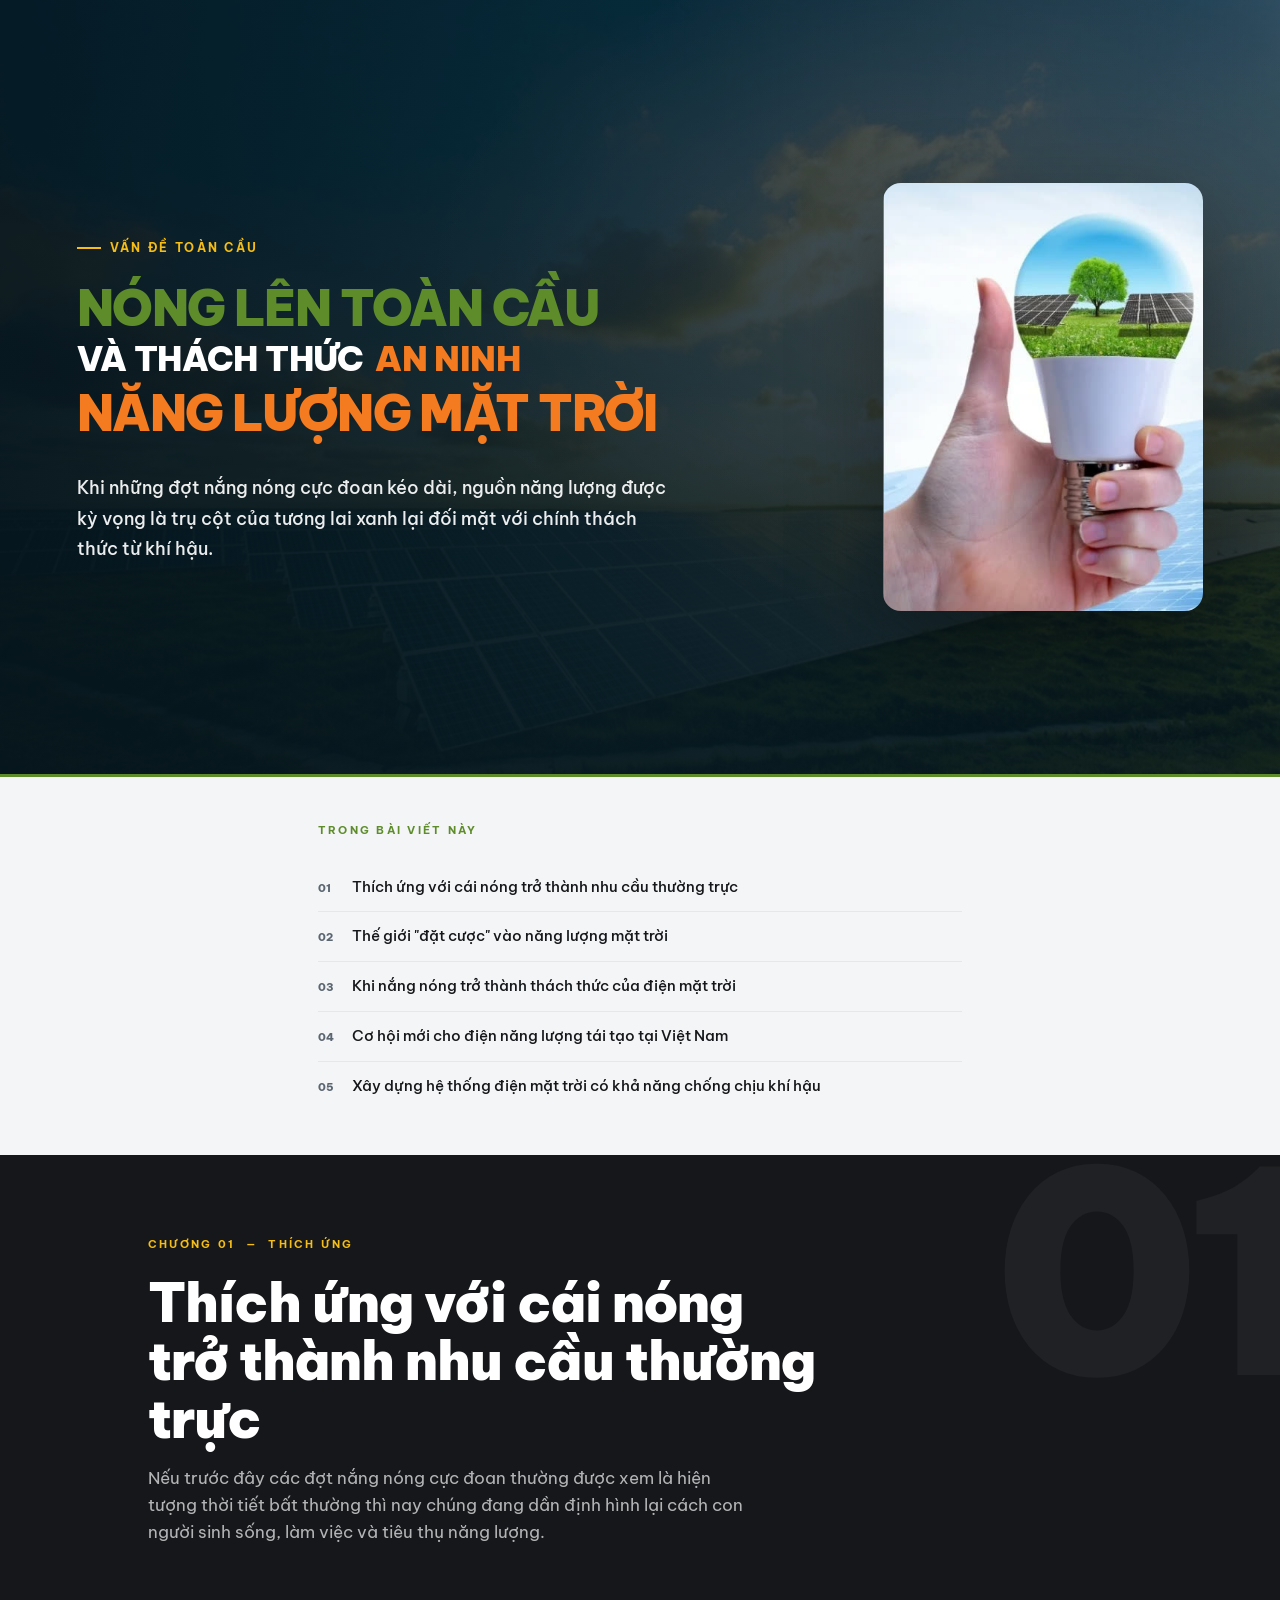
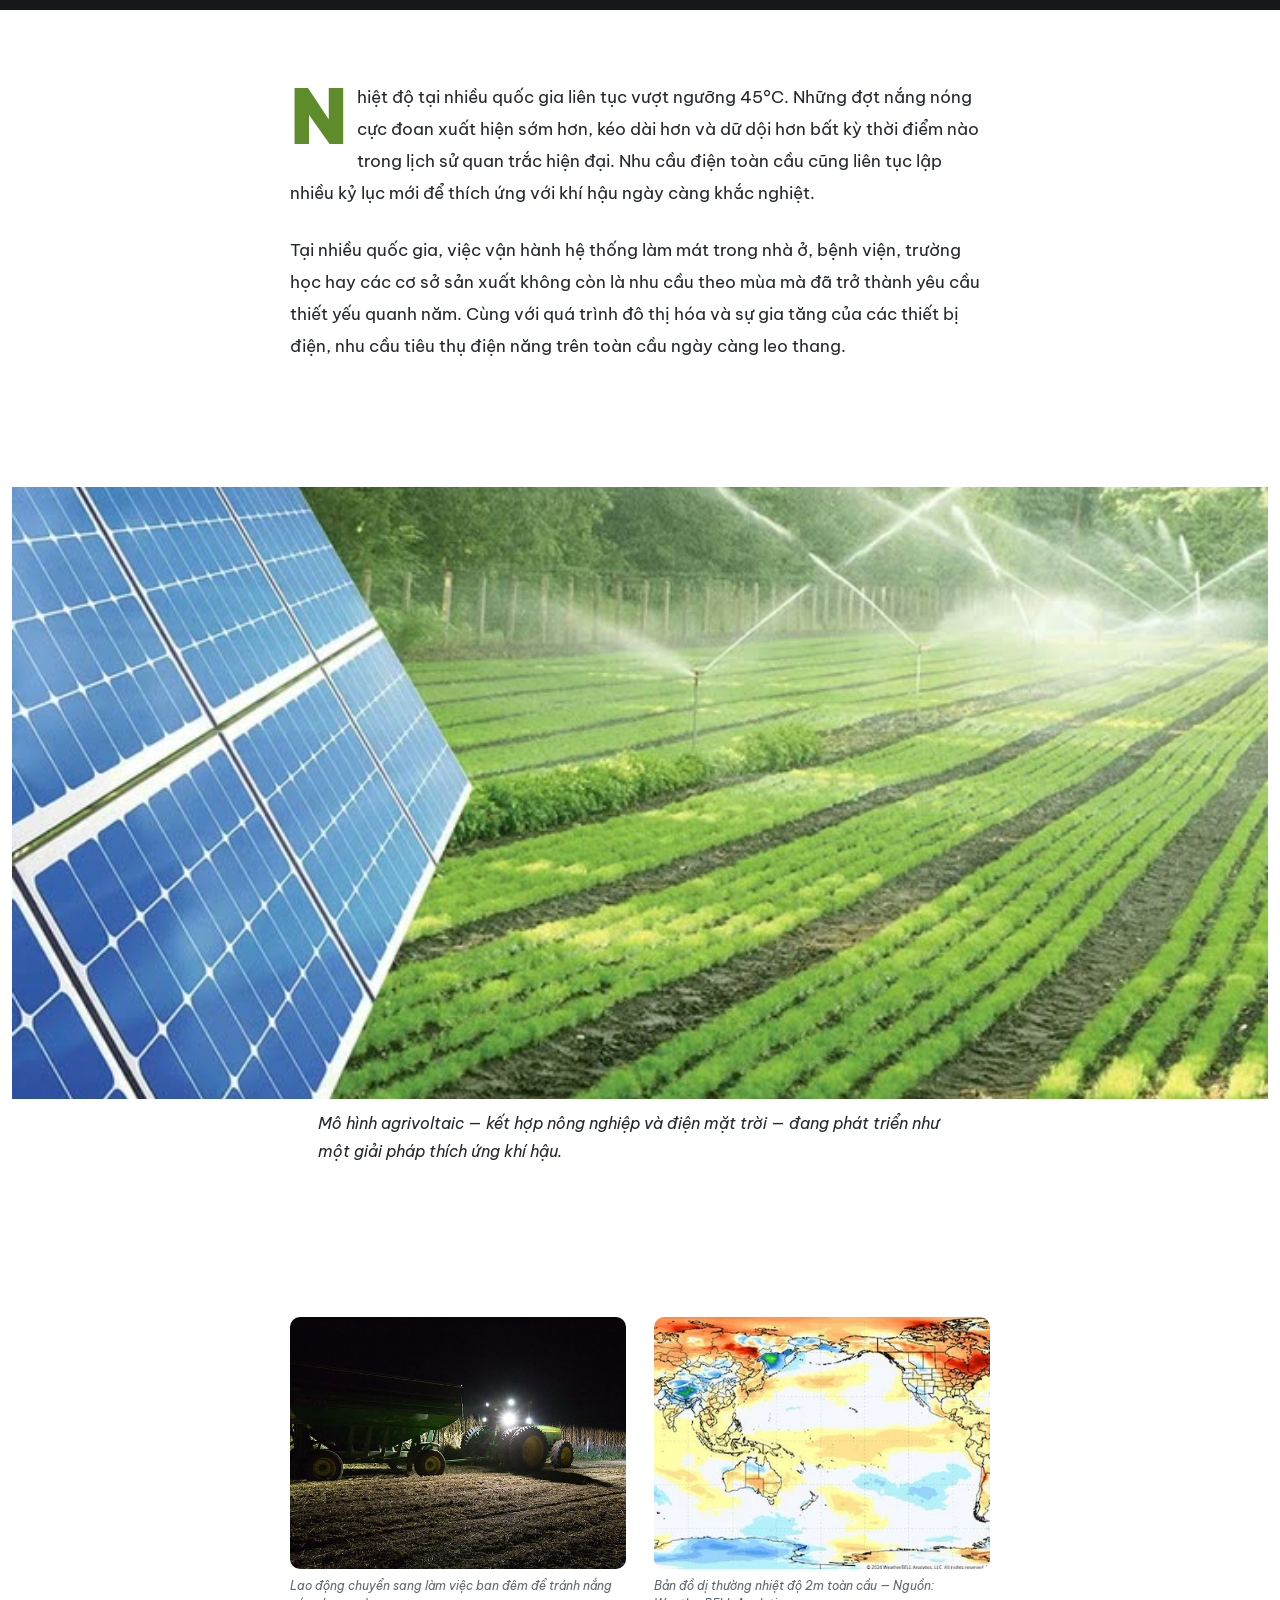
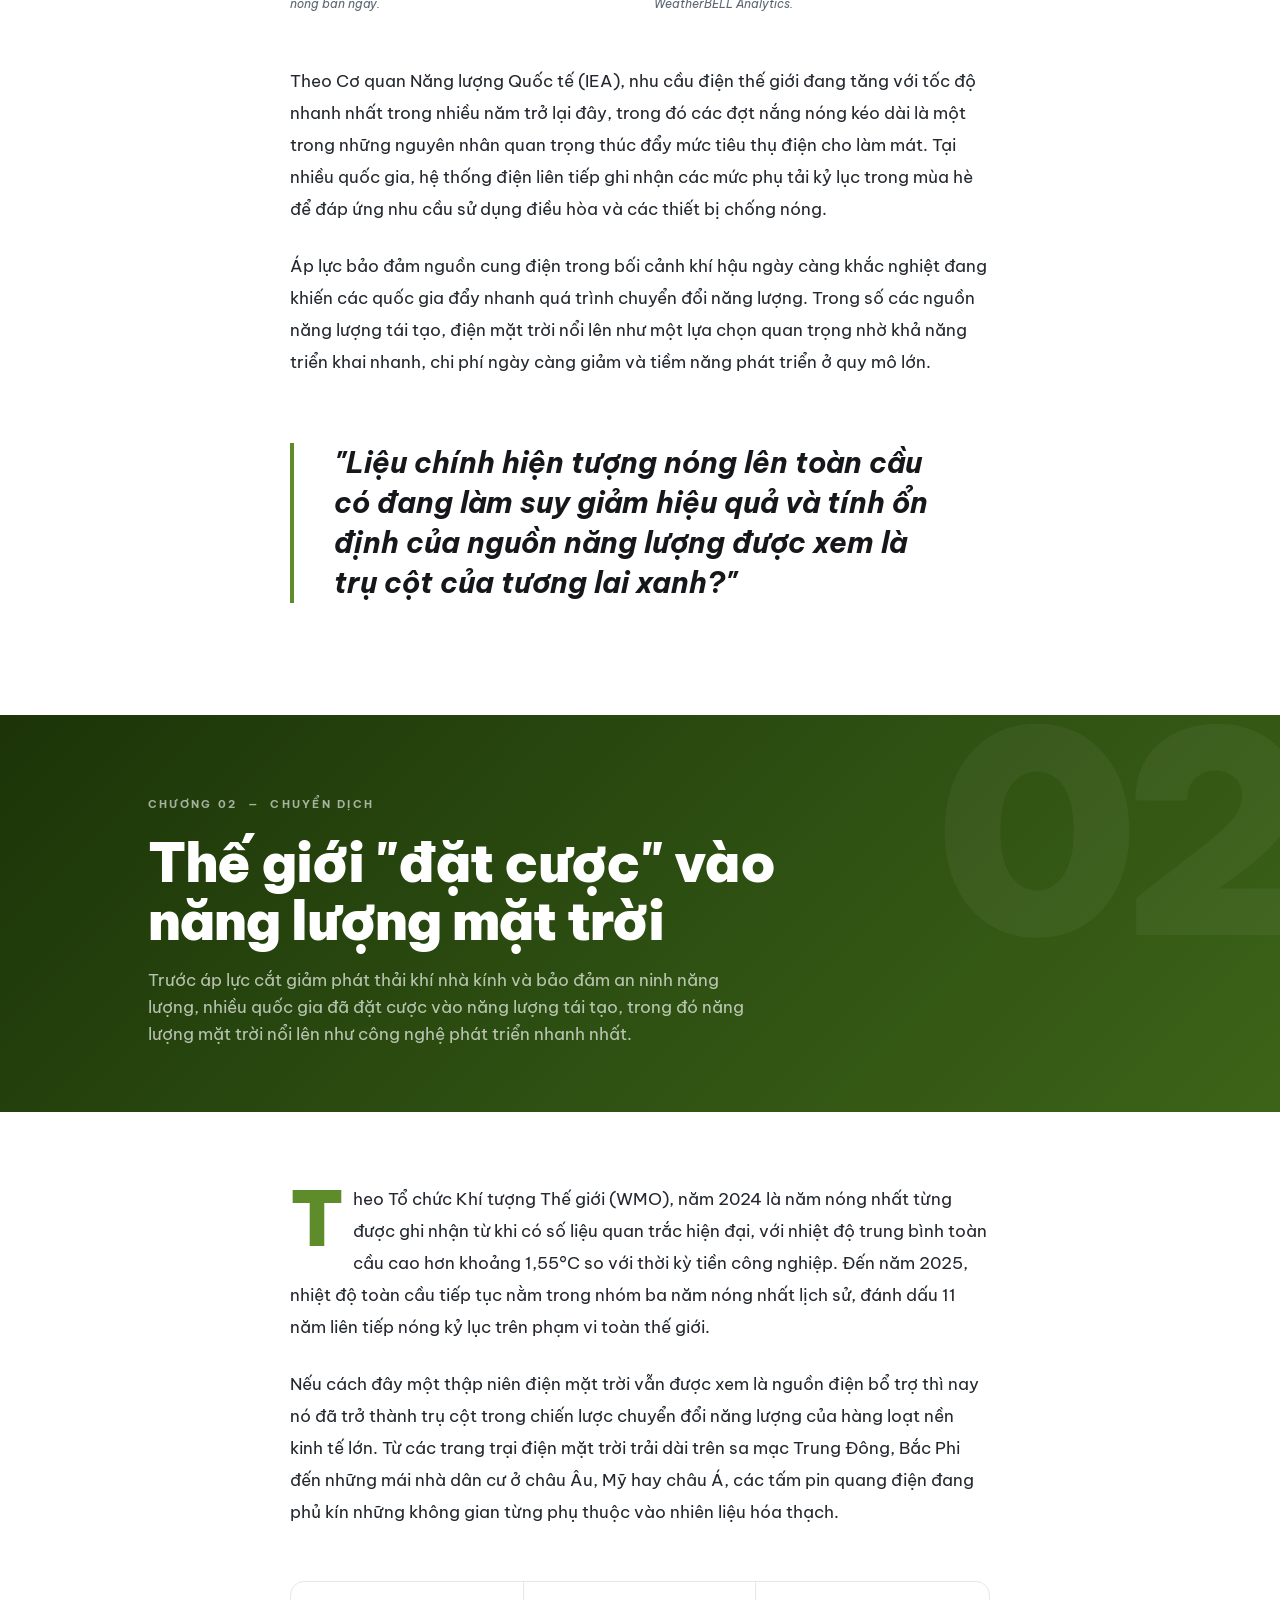
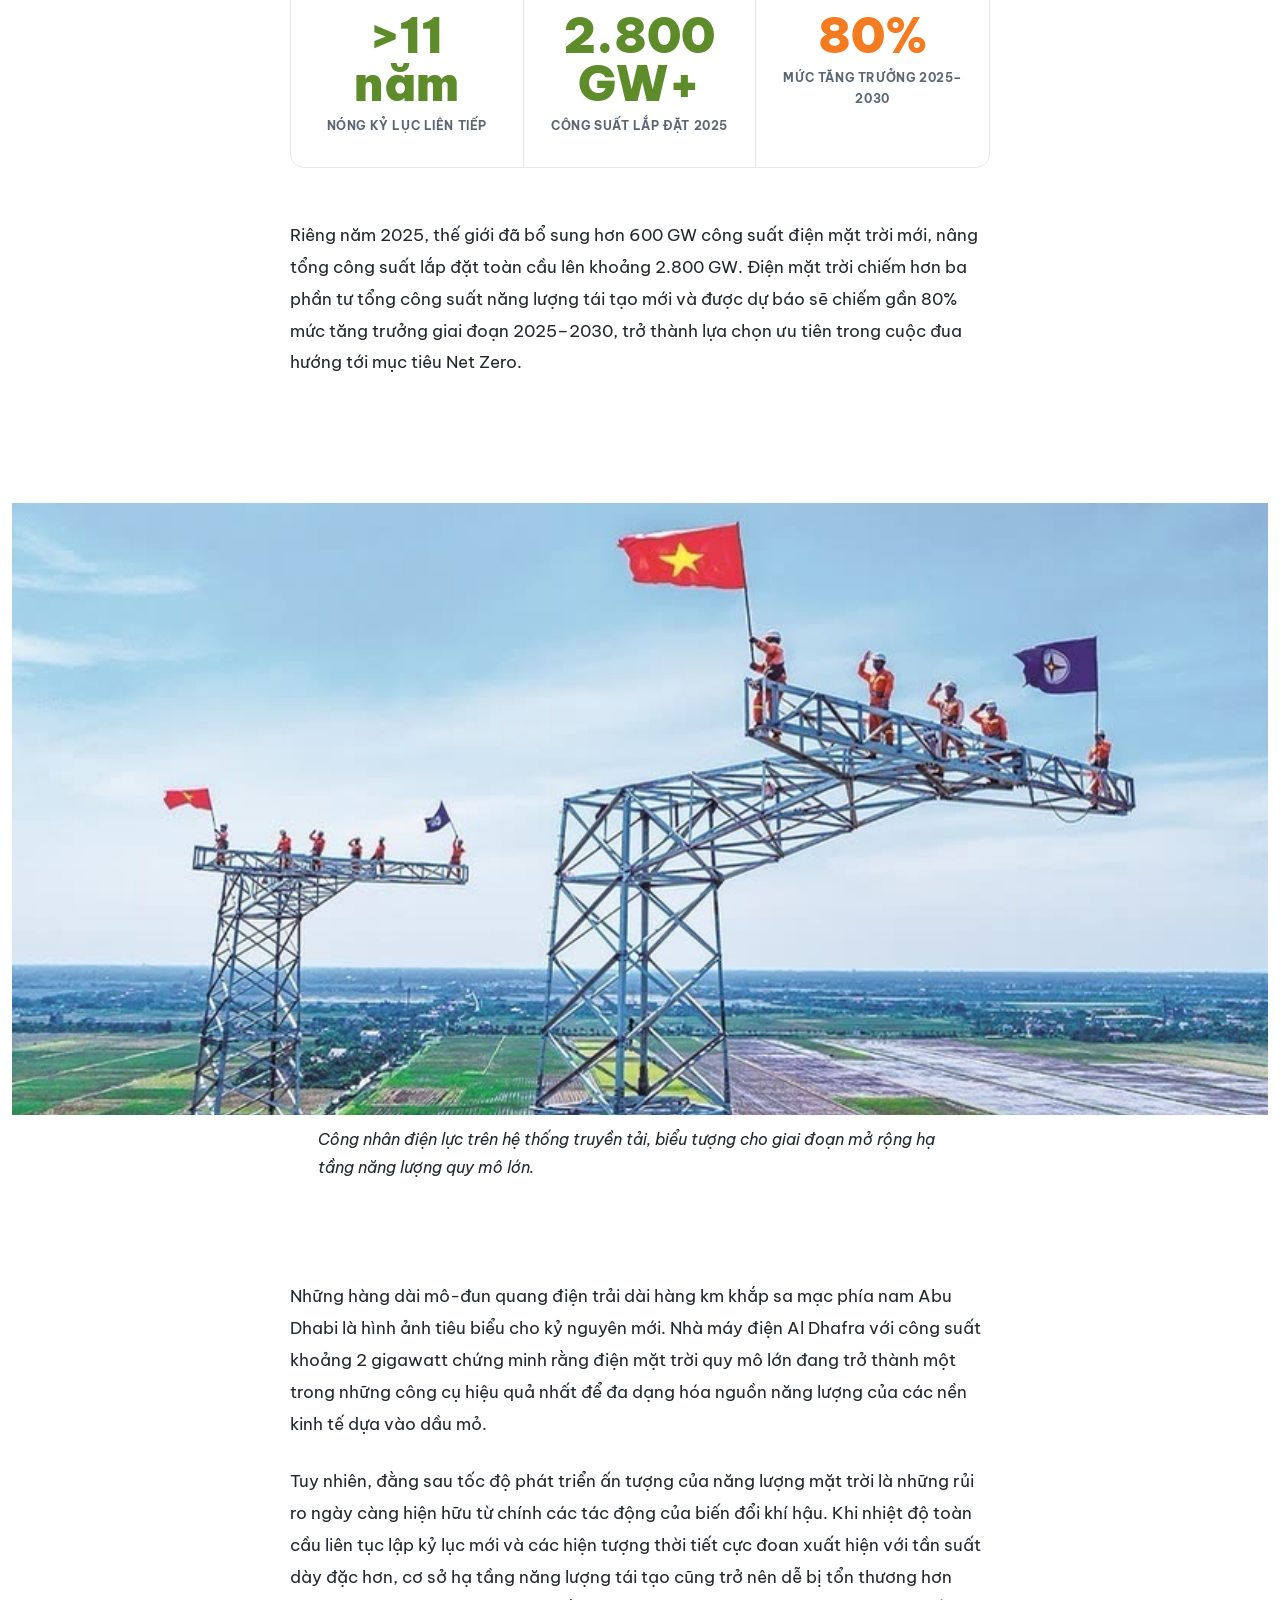
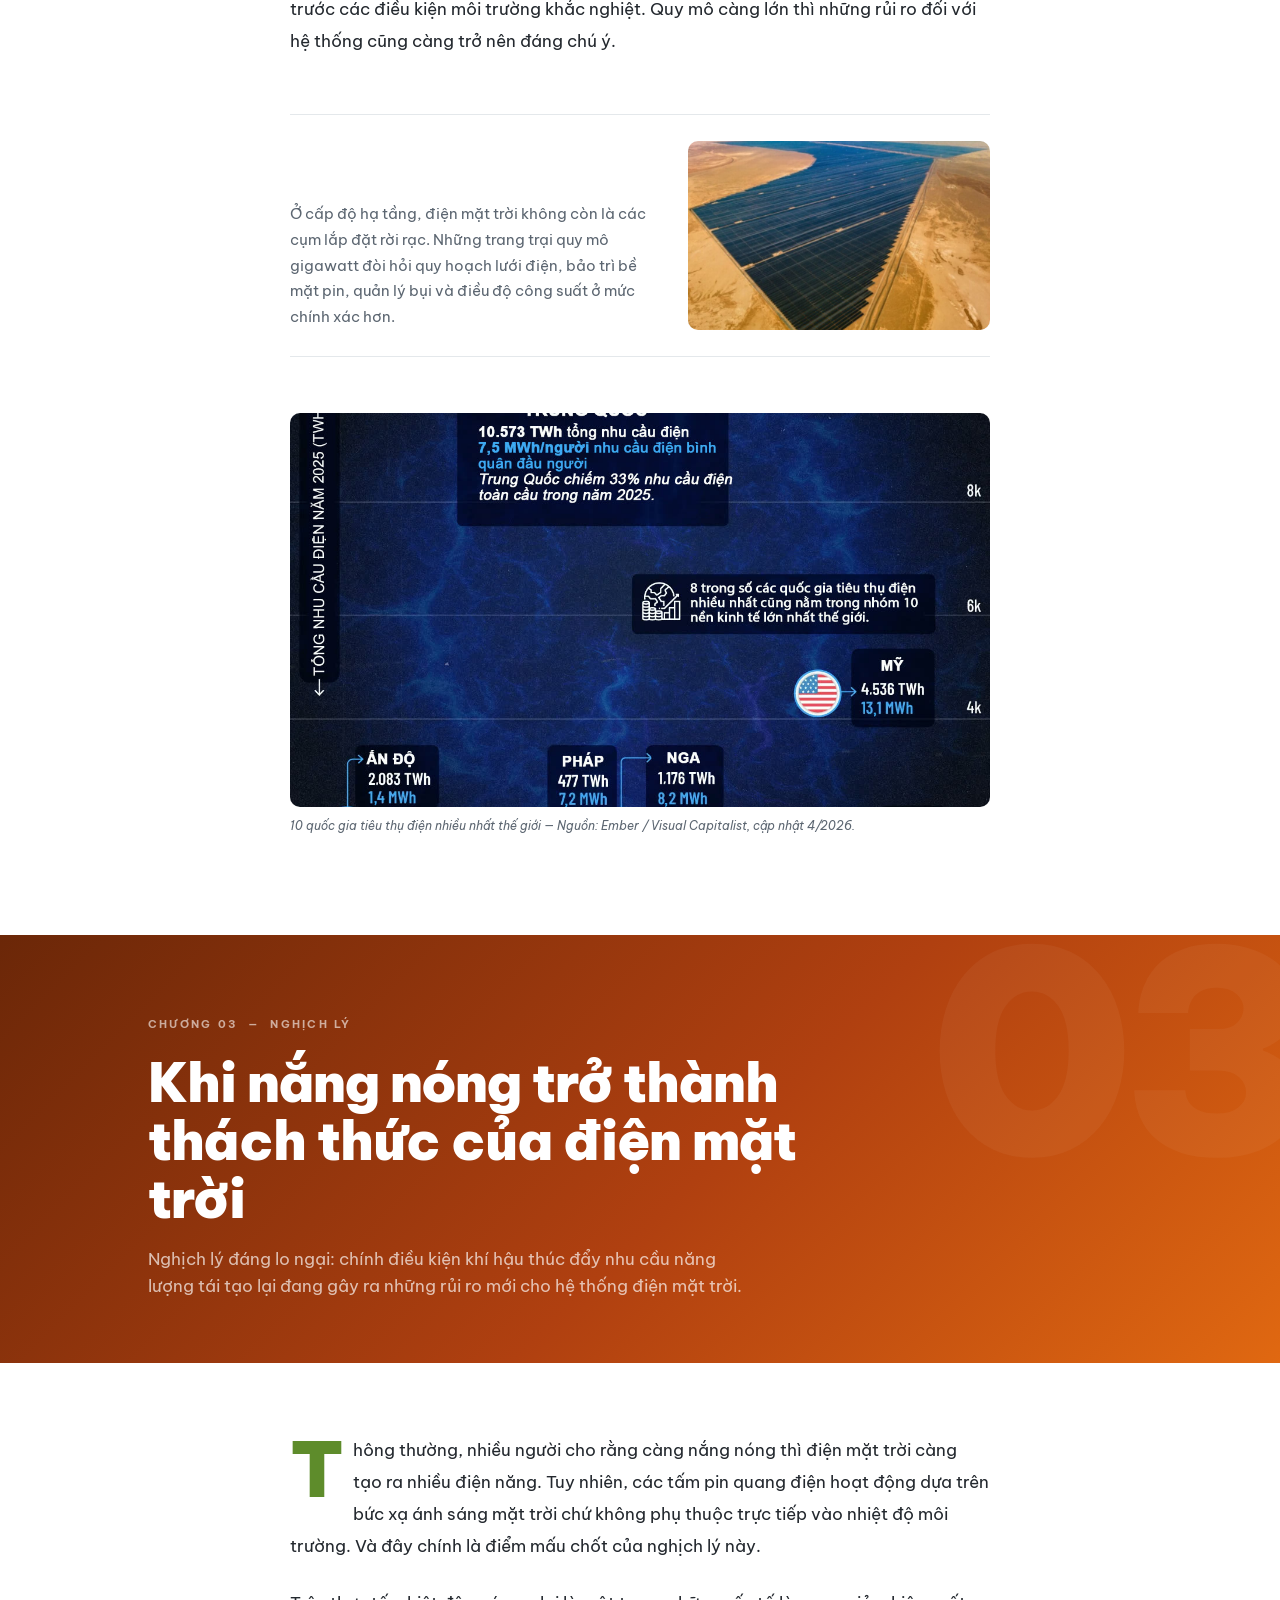
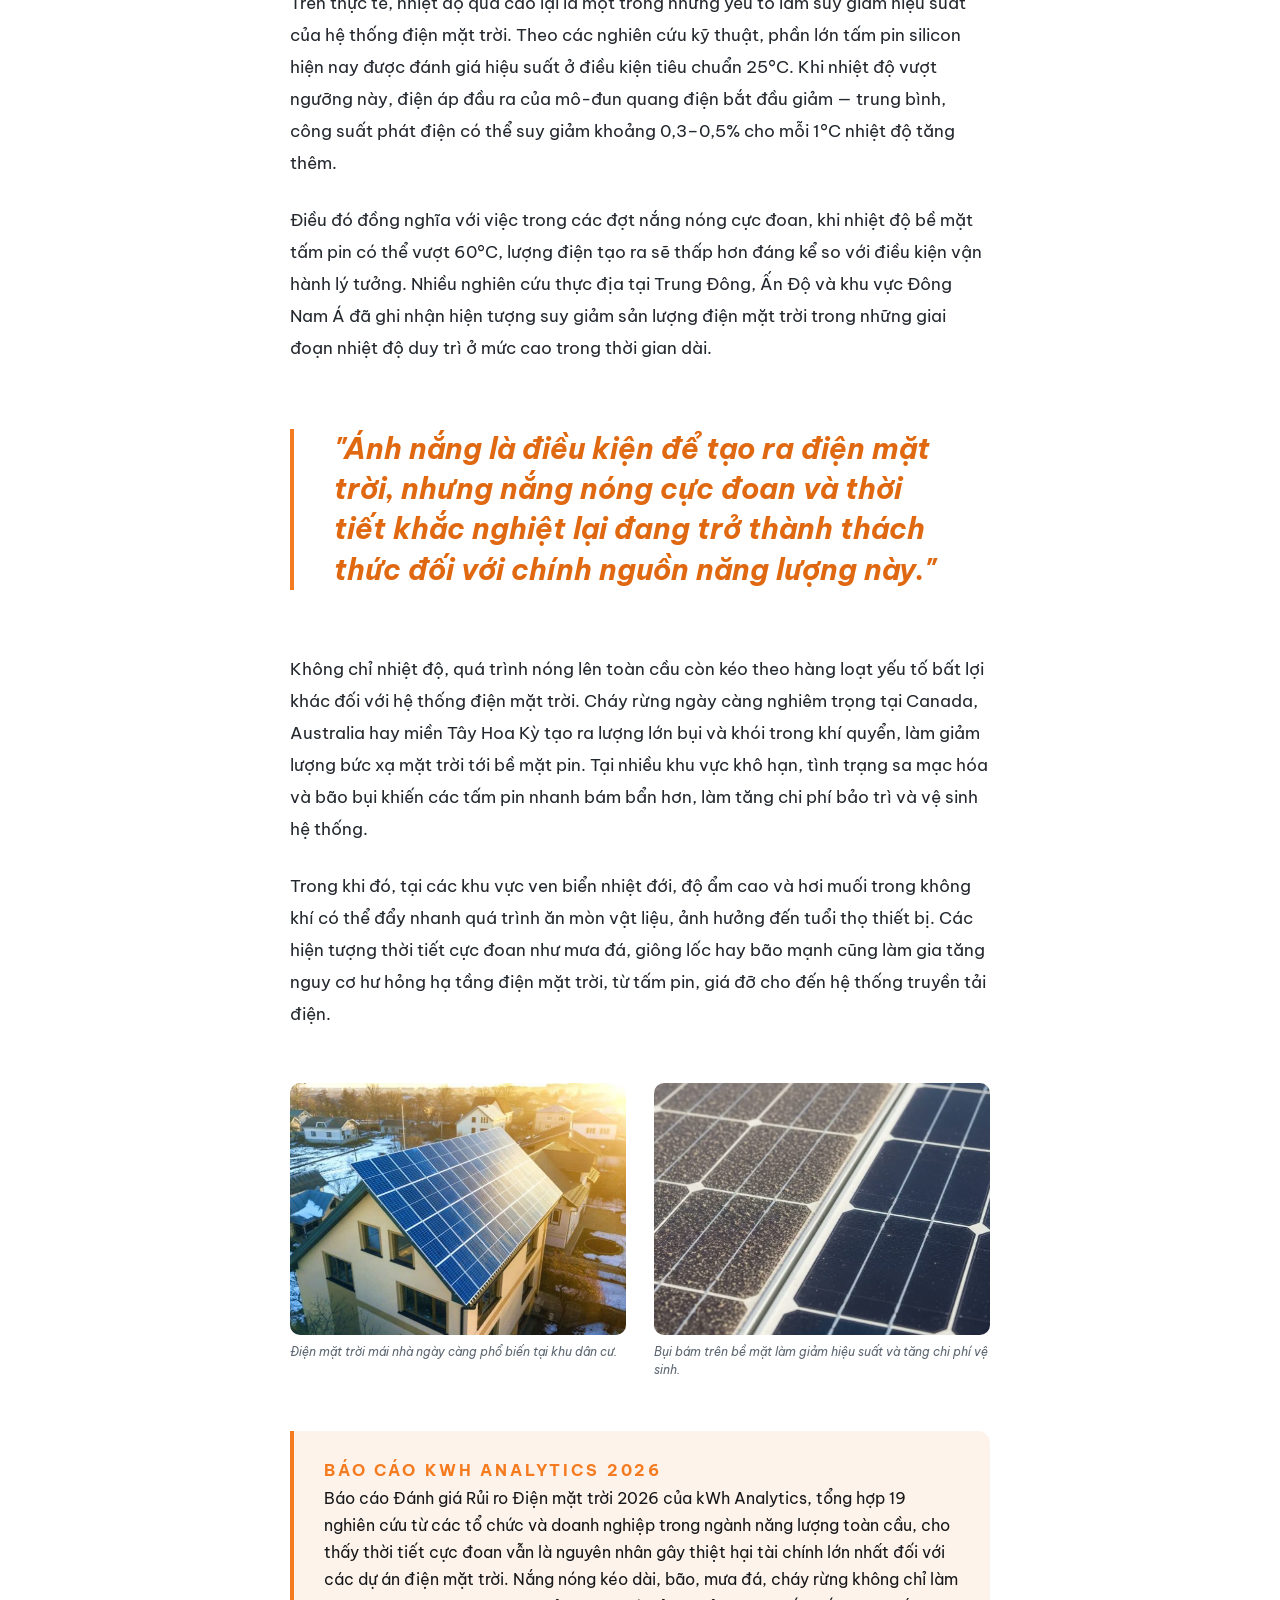
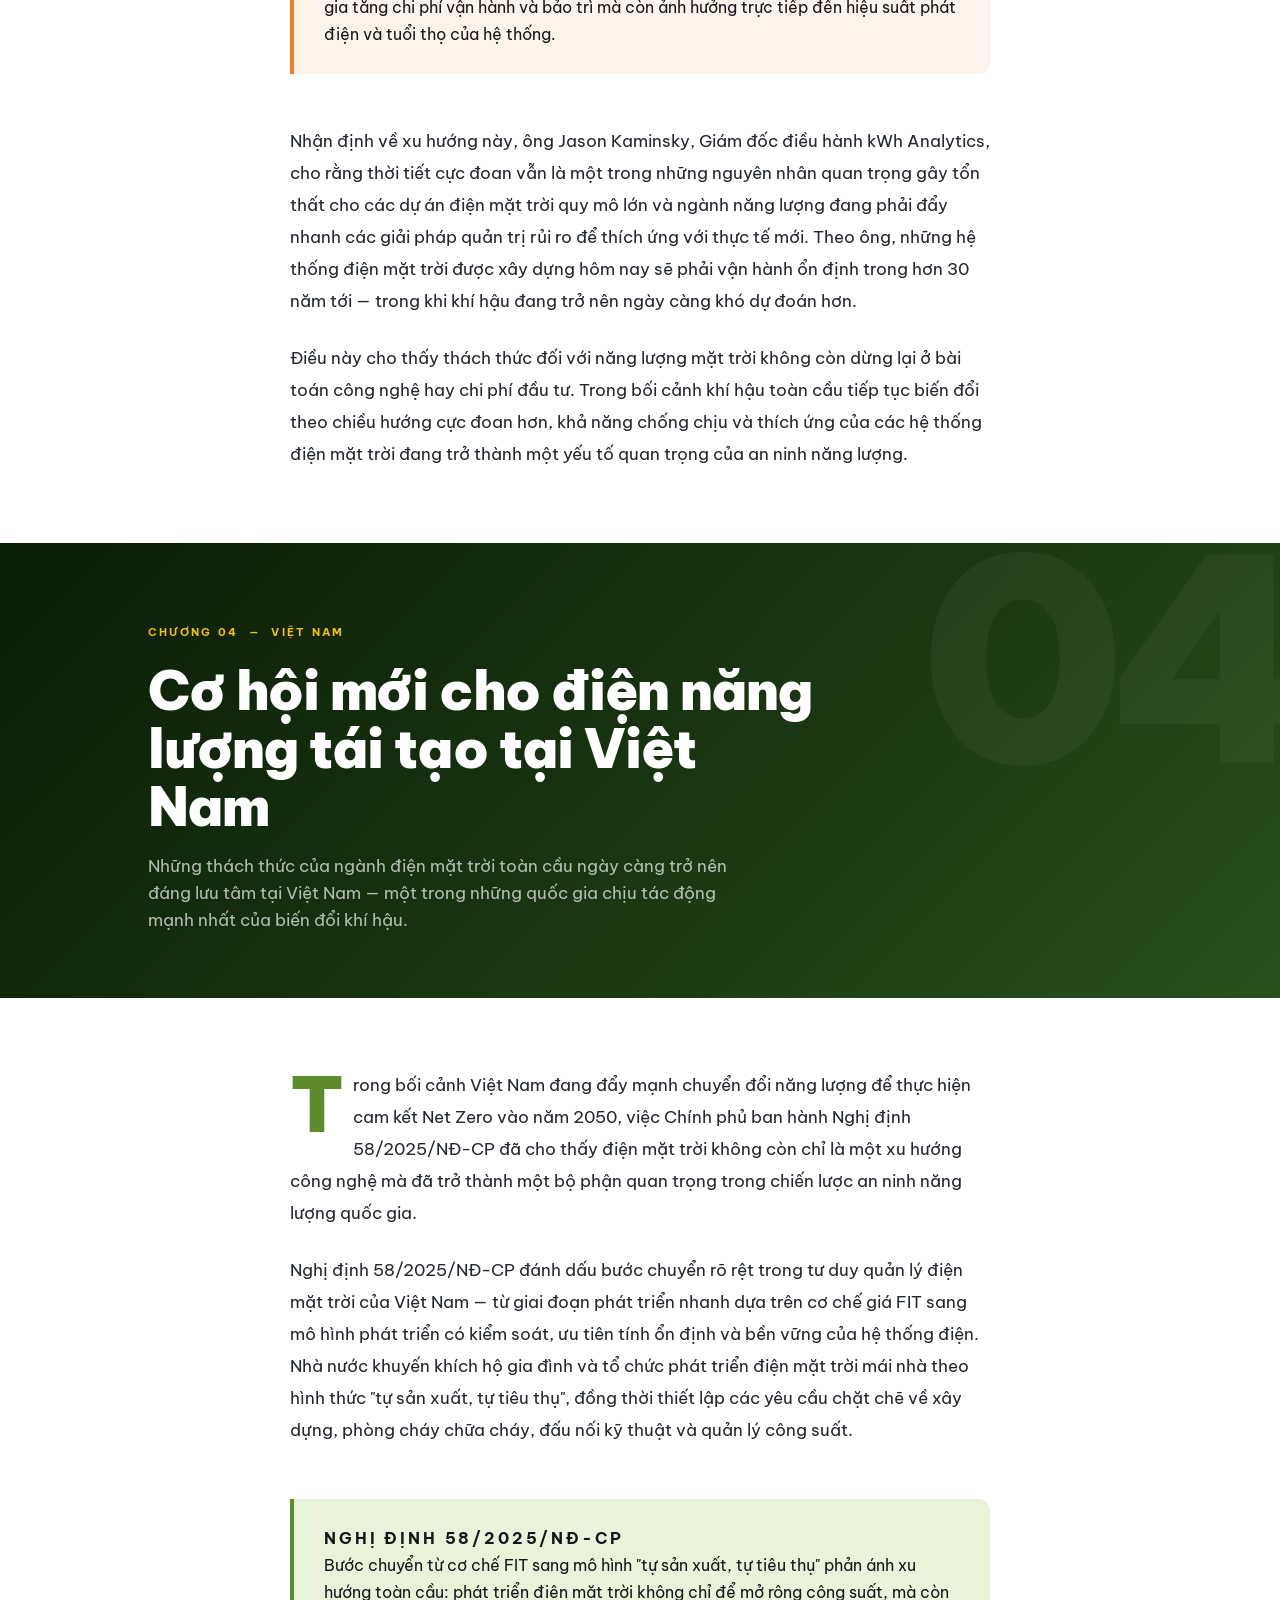
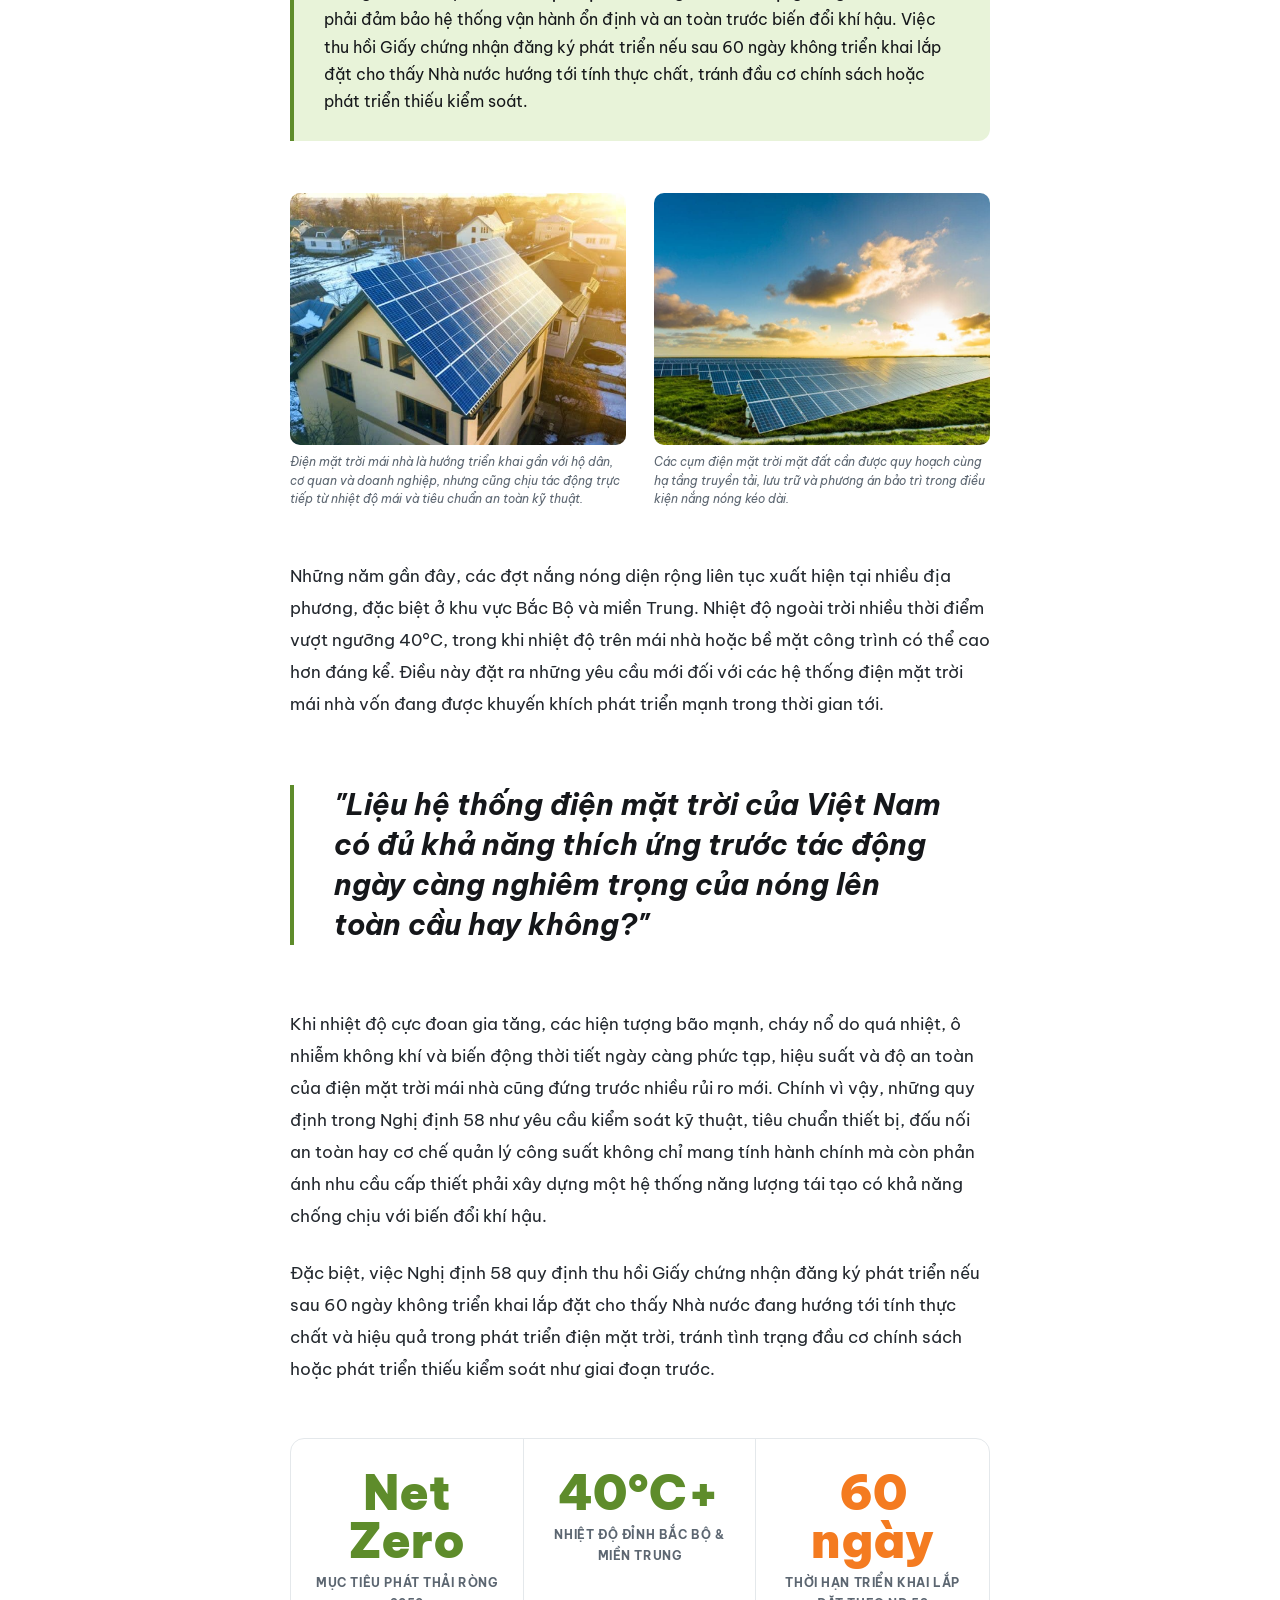
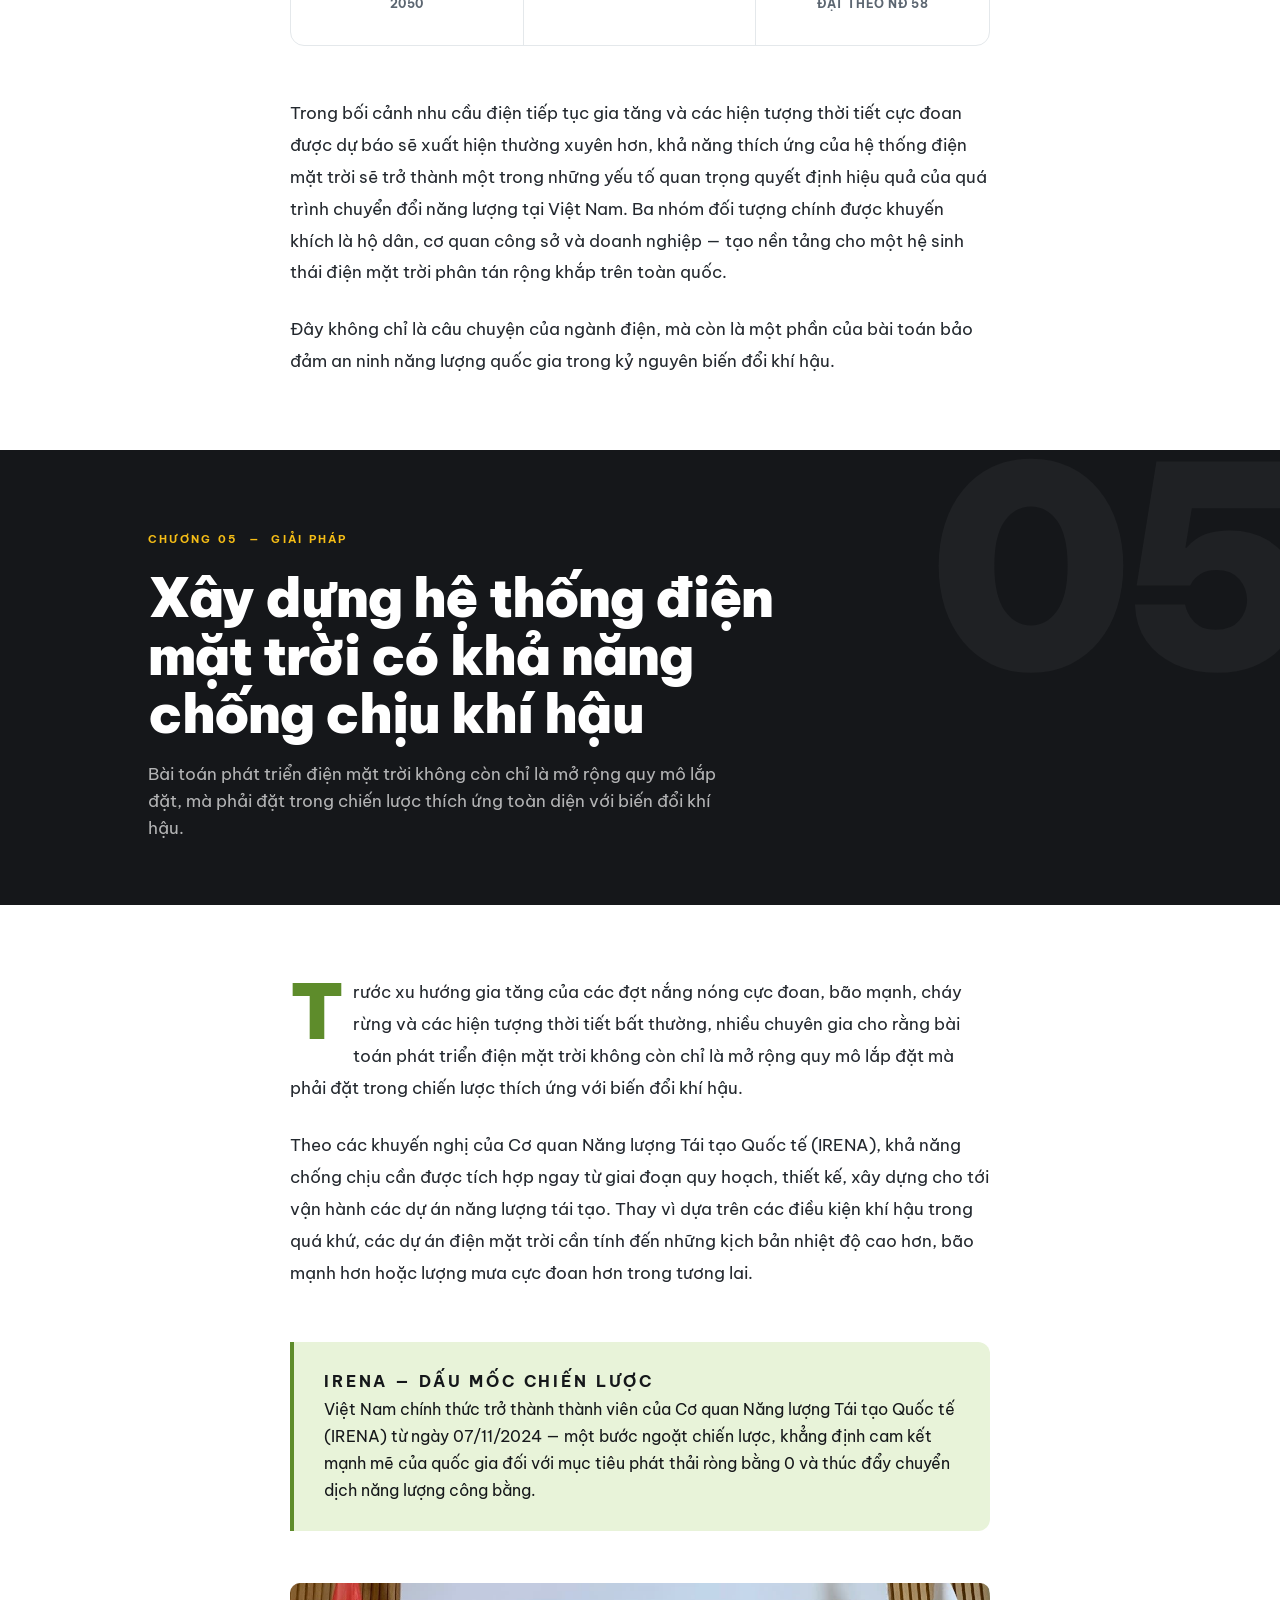
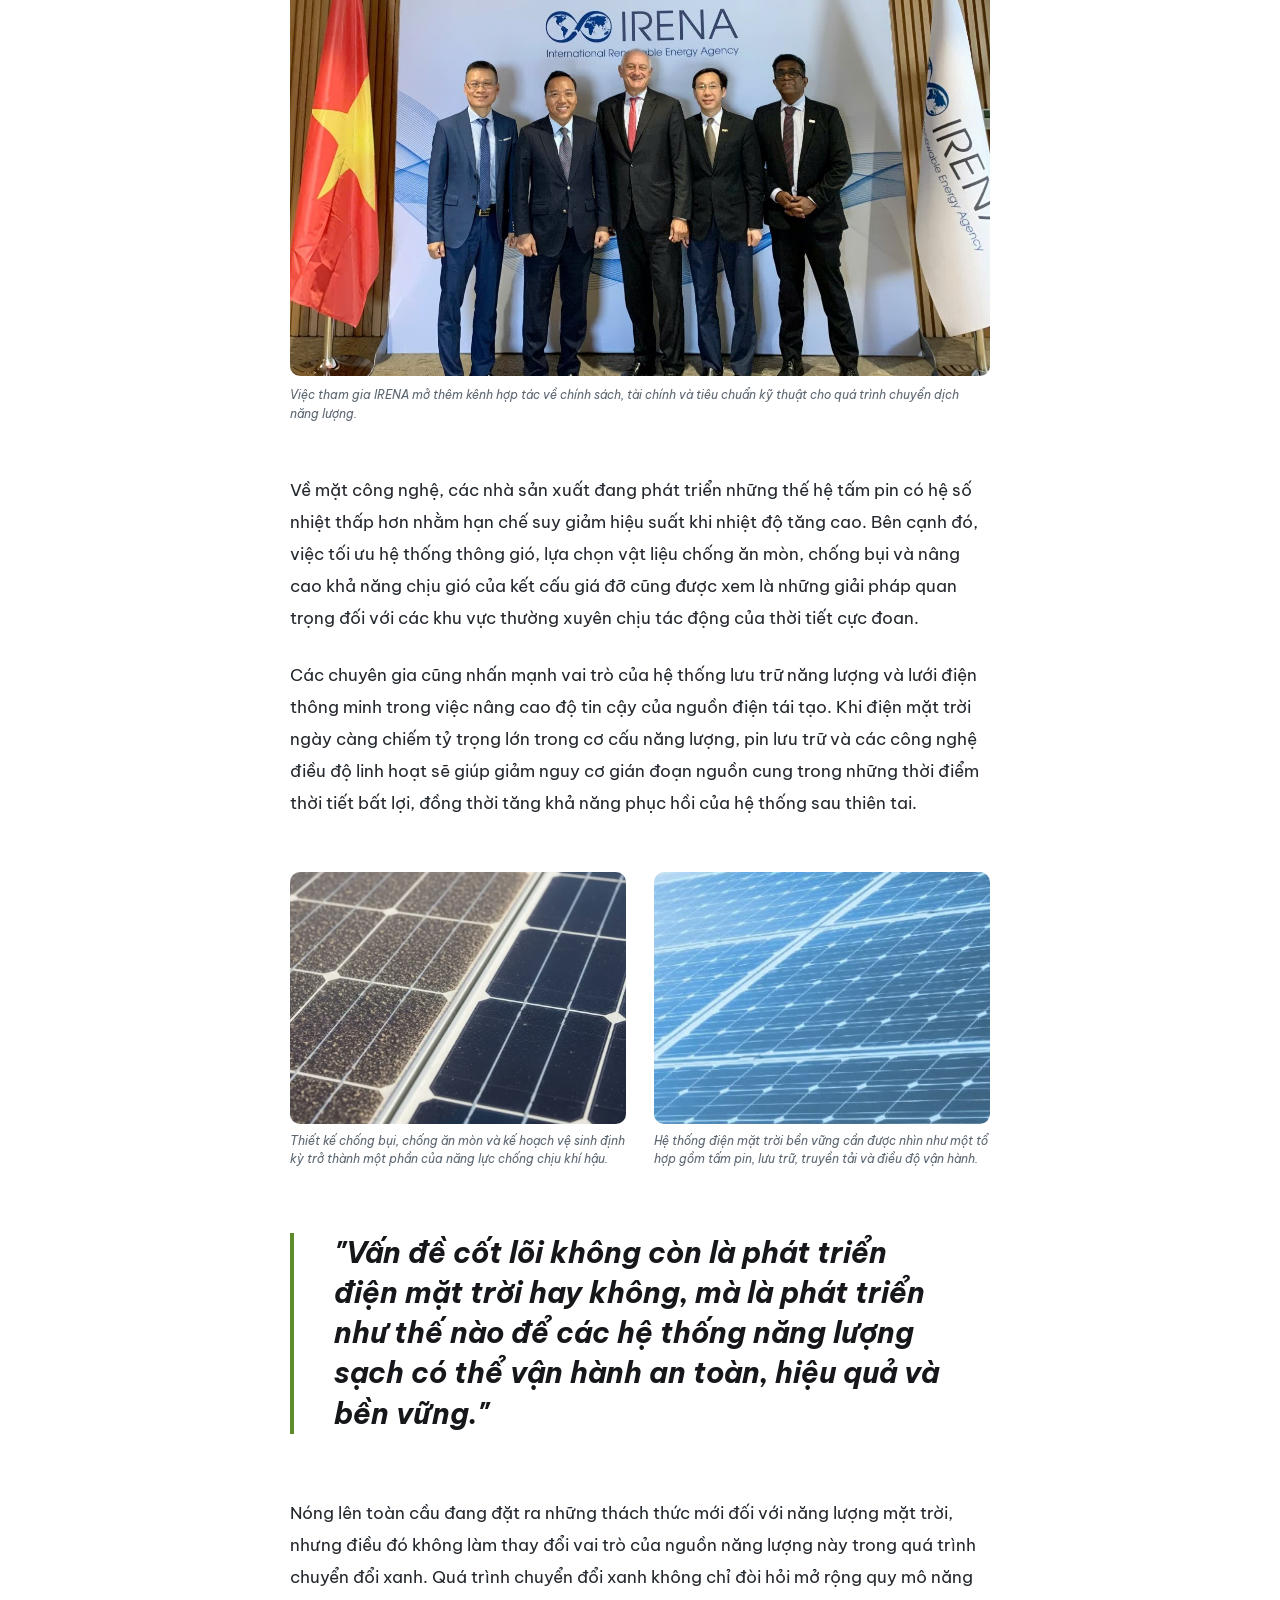
<file: Năng Lượng Mặt Trời.html>
<!DOCTYPE html>
<html lang="vi">
<head>
  <meta charset="UTF-8">
  <meta name="viewport" content="width=device-width, initial-scale=1.0">
  <title>Nóng lên toàn cầu và thách thức an ninh năng lượng mặt trời</title>
  <link rel="preconnect" href="https://fonts.googleapis.com">
  <link rel="preconnect" href="https://fonts.gstatic.com" crossorigin>
  <link href="https://fonts.googleapis.com/css2?family=Be+Vietnam+Pro:ital,wght@0,300;0,400;0,500;0,600;0,700;0,800;0,900;1,400;1,700&display=swap" rel="stylesheet">
  <style>
    /* ============================================================
       MEGA STORY — Năng lượng mặt trời
       ============================================================ */
    :root {
      --green:      #5e8c2b;
      --green-dk:   #4a7021;
      --green-lt:   #e8f3d9;
      --orange:     #f47b20;
      --orange-dk:  #e06811;
      --orange-lt:  #fef3ea;
      --yellow:     #f5bd16;
      --ink:        #15171a;
      --text:       #23282e;
      --muted:      #5c6671;
      --line:       #e4e8eb;
      --bg:         #ffffff;
      --band:       #f3f5f6;
      --col:        700px;
      --wide:       1040px;
      --font:       "Be Vietnam Pro", system-ui, -apple-system, sans-serif;
    }

    *, *::before, *::after { box-sizing: border-box; margin: 0; padding: 0; }
    html {
      scroll-behavior: smooth;
      width: 100%;
      max-width: 100%;
      overflow-x: hidden;
    }
    body {
      font-family: var(--font);
      color: var(--text);
      background: var(--bg);
      line-height: 1.75;
      width: 100%;
      max-width: 100%;
      overflow-x: hidden;
      -webkit-font-smoothing: antialiased;
      text-rendering: optimizeLegibility;
    }
    img { display: block; max-width: 100%; height: auto; }
    a { color: inherit; text-decoration: none; }

    /* ── PROGRESS ── */
    #progress {
      position: fixed; top: 0; left: 0; height: 3px; width: 0;
      background: linear-gradient(90deg, var(--green), var(--yellow), var(--orange));
      z-index: 100; transition: width .08s linear;
    }

    /* ── HEADER removed ── */

    /* ── LAYOUT CONTAINERS ── */
    .col  { max-width: var(--col);  margin: 0 auto; padding: 0 28px; }
    .wide { max-width: var(--wide); margin: 0 auto; padding: 0 28px; }

    /* ── HERO ── */
    .hero {
      min-height: 86svh;
      display: flex; align-items: center;
      position: relative; overflow: hidden;
      padding-bottom: 92px; padding-top: 112px;
      background: #0f2934;
    }
    .hero-bg {
      position: absolute;
      top: 0; bottom: 0; left: 50%;
      width: 100vw; min-width: 100%;
      transform: translateX(-50%);
      background: url("assets/img/solar-sunset.jpg") center center / cover no-repeat;
      opacity: .9;
    }
    .hero-bg::after {
      content: ""; position: absolute; inset: 0;
      background:
        radial-gradient(780px 520px at 72% 36%, rgba(255,255,255,.08), rgba(255,255,255,0) 64%),
        linear-gradient(90deg, rgba(5,20,27,.92) 0%, rgba(8,27,35,.76) 48%, rgba(8,27,35,.5) 100%),
        linear-gradient(180deg, rgba(15,46,58,.18) 0%, rgba(3,13,18,.84) 100%);
    }
    .hero-inner {
      position: relative; z-index: 2;
      width: min(1500px, 100%);
      margin: 0 auto;
      padding: 0 clamp(32px, 6vw, 86px);
      display: grid;
      grid-template-columns: minmax(0, 780px) minmax(250px, 320px);
      gap: clamp(82px, 7vw, 128px);
      align-items: center;
    }
    .hero-copy {
      width: min(100%, 780px);
      max-width: none;
    }
    .kicker-tag {
      display: inline-flex; align-items: center; gap: 9px;
      font-size: .72rem; font-weight: 700; letter-spacing: .2em;
      text-transform: uppercase; color: var(--yellow); margin-bottom: 28px;
    }
    .kicker-tag::before { content: ""; width: 24px; height: 2px; background: var(--yellow); }
    .hero h1 {
      font-size: clamp(2.1rem, 3.85vw, 4.15rem);
      font-weight: 900; line-height: .92;
      letter-spacing: -.032em; text-transform: uppercase;
      color: #fff; margin-bottom: 36px;
      max-width: 780px;
    }
    .hero h1 .line {
      display: block;
      white-space: nowrap;
    }
    .hero h1 .line + .line { margin-top: .34em; }
    .hero h1 .line-mid {
      font-size: .7em;
      letter-spacing: -.018em;
    }
    .hero h1 .line > .eo {
      display: inline-block;
      margin-left: .12em;
    }
    .hero h1 .eg { color: var(--green); }
    .hero h1 .eo { color: var(--orange); }
    .hero-deck {
      font-size: clamp(1rem, 1.4vw, 1.2rem); line-height: 1.72;
      color: rgba(255,255,255,.92); max-width: 600px; margin-bottom: 0;
      font-weight: 500;
    }
    .hero-side {
      margin: 0;
      justify-self: end;
      align-self: center;
      width: min(100%, 320px);
    }
    .hero-side img {
      width: 100%;
      aspect-ratio: 4 / 5.35;
      object-fit: cover;
      border-radius: 18px;
      box-shadow: 0 34px 90px rgba(0,0,0,.36);
    }

    /* ── TOC ── */
    .toc-band {
      background: var(--band);
      border-top: 3px solid var(--green);
      padding: 44px 0;
    }
    .toc-eyebrow {
      font-size: .7rem; font-weight: 700; letter-spacing: .2em;
      text-transform: uppercase; color: var(--green); margin-bottom: 22px;
    }
    .toc-list { list-style: none; }
    .toc-list li {
      display: flex; align-items: baseline; gap: 14px;
      padding: 11px 0; border-bottom: 1px solid var(--line);
    }
    .toc-list li:last-child { border-bottom: none; }
    .toc-n { font-size: .68rem; font-weight: 800; color: var(--muted); min-width: 20px; }
    .toc-list a { font-size: .96rem; font-weight: 500; color: var(--ink); }
    .toc-list a:hover { color: var(--green); }

    /* ── CHAPTER HEADER ── */
    .ch-head {
      position: relative; overflow: hidden;
      padding: 80px 0 64px;
    }
    .ch-head.dark   { background: var(--ink); }
    .ch-head.forest { background: linear-gradient(135deg,#1c3408 0%,#2e5012 55%,#3d6318 100%); }
    .ch-head.ember  { background: linear-gradient(135deg,#6b2708 0%,#b04010 55%,var(--orange-dk) 100%); }
    .ch-head.deep   { background: linear-gradient(135deg,#0a1d06 0%,#1a3612 55%,#2a4f1c 100%); }
    .ch-ghost {
      position: absolute; right: -20px; top: -24px;
      font-size: clamp(10rem,22vw,18rem); font-weight: 900;
      line-height: 1; letter-spacing: -.05em;
      color: rgba(255,255,255,.045);
      pointer-events: none; user-select: none;
    }
    .ch-inner { position: relative; z-index: 1; }
    .ch-eyebrow {
      font-size: .7rem; font-weight: 700; letter-spacing: .2em;
      text-transform: uppercase; margin-bottom: 18px;
    }
    .ch-head.dark   .ch-eyebrow { color: var(--yellow); }
    .ch-head.forest .ch-eyebrow { color: rgba(255,255,255,.6); }
    .ch-head.ember  .ch-eyebrow { color: rgba(255,255,255,.6); }
    .ch-head.deep   .ch-eyebrow { color: var(--yellow); }
    .ch-title {
      font-size: clamp(1.9rem,4.8vw,3.4rem);
      font-weight: 900; line-height: 1.07;
      letter-spacing: -.018em; color: #fff; max-width: 680px;
    }
    .ch-sub {
      font-size: 1.04rem; line-height: 1.62; max-width: 600px;
      margin-top: 18px; color: rgba(255,255,255,.68);
    }

    /* ── PROSE ── */
    .section      { padding: 72px 0; }
    .section-sm   { padding: 48px 0; }
    .prose        { font-size: 1.08rem; line-height: 1.85; color: var(--text); }
    .prose p      { margin-bottom: 1.45em; }
    .prose p:last-child { margin-bottom: 0; }
    .prose strong { font-weight: 700; color: var(--ink); }

    /* Drop cap */
    .prose .drop::first-letter {
      float: left; font-size: 4.4em; line-height: .8;
      font-weight: 900; color: var(--green);
      margin: .05em .12em 0 0;
    }

    /* ── PULL QUOTE ── */
    .pq {
      max-width: 820px; margin: 64px auto;
      padding: 0 40px; border-left: 4px solid var(--green);
    }
    .pq p {
      font-size: clamp(1.28rem,2.8vw,1.82rem);
      font-weight: 700; line-height: 1.38;
      color: var(--ink); font-style: italic; margin: 0;
    }
    .pq.amber  { border-color: var(--orange); }
    .pq.amber p { color: var(--orange-dk); }

    /* ── STAT ROW ── */
    .stats {
      display: grid;
      grid-template-columns: repeat(3,1fr);
      border: 1px solid var(--line);
      border-radius: 14px; overflow: hidden;
      margin: 52px 0;
    }
    .stat {
      padding: 30px 24px; text-align: center;
      border-right: 1px solid var(--line);
    }
    .stat:last-child { border-right: none; }
    .stat-num {
      font-size: clamp(2rem,5vw,3rem);
      font-weight: 900; line-height: 1; color: var(--green);
    }
    .stat-num.o { color: var(--orange); }
    .stat-lbl {
      font-size: .74rem; font-weight: 700; letter-spacing: .05em;
      text-transform: uppercase; color: var(--muted); margin-top: 8px;
    }

    /* ── CALLOUT ── */
    .callout {
      background: var(--green-lt); border-left: 4px solid var(--green);
      border-radius: 0 12px 12px 0; padding: 26px 30px; margin: 52px 0;
    }
    .callout.amber { background: var(--orange-lt); border-color: var(--orange); }
    .callout-lbl {
      font-size: .68rem; font-weight: 700; letter-spacing: .18em;
      text-transform: uppercase; color: var(--green); margin-bottom: 10px;
    }
    .callout.amber .callout-lbl { color: var(--orange); }
    .callout p { font-size: .99rem; line-height: 1.72; color: var(--ink); margin: 0; }

    /* ── FIGURES ── */
    .fig { margin: 52px 0; }
    .fig img {
      width: 100%; aspect-ratio: 16 / 9; object-fit: cover;
      border-radius: 10px;
    }
    .fig figcaption {
      font-size: .77rem; color: var(--muted); margin-top: 10px;
      line-height: 1.5; font-style: italic;
    }

    .fig-bleed {
      position: relative;
      left: 50%;
      transform: translateX(-50%);
      width: min(100%, 1500px);
      max-width: calc(100vw - 24px);
      margin-top: 52px; margin-bottom: 52px;
    }
    .fig-bleed img {
      width: 100%; max-height: 68vh; object-fit: cover;
      border-radius: 0;
    }
    .fig-bleed figcaption {
      max-width: var(--col); margin: 10px auto 0; padding: 0 28px;
      font-style: italic;
    }

    .grid-2 { display: grid; grid-template-columns: 1fr 1fr; gap: 28px; margin: 52px 0; }
    .grid-2 figure { margin: 0; }
    .grid-2 figure img {
      width: 100%; aspect-ratio: 4 / 3; object-fit: cover;
      border-radius: 10px;
    }
    .grid-2 figure figcaption {
      font-size: .77rem; color: var(--muted); margin-top: 8px;
      line-height: 1.5; font-style: italic;
    }

    .media-band {
      max-width: var(--wide);
      margin: 60px auto;
      padding: 0 28px;
    }
    .media-band .fig,
    .media-band .grid-2 { margin: 0; }
    .media-band + .section-sm,
    .media-band + .section { padding-top: 8px; }
    .visual-note {
      display: grid; grid-template-columns: minmax(0,1.1fr) minmax(220px,.9fr);
      gap: 28px; align-items: end; margin: 56px 0;
      border-top: 1px solid var(--line); border-bottom: 1px solid var(--line);
      padding: 26px 0;
    }
    .visual-note p {
      font-size: .95rem; line-height: 1.7; color: var(--muted);
      margin: 0;
    }
    .visual-note img {
      width: 100%; aspect-ratio: 16 / 10; object-fit: cover;
      border-radius: 10px;
    }

    /* ── KICKER ── */
    .kicker {
      display: flex; align-items: center; gap: 8px;
      font-size: .7rem; font-weight: 700; letter-spacing: .18em;
      text-transform: uppercase; color: var(--green); margin-bottom: 12px;
    }
    .kicker::before { content: ""; width: 20px; height: 2px; background: var(--green); }

    /* ── DIVIDER ── */
    .hr { border: none; height: 1px; background: var(--line); margin: 52px 0; }

    /* ── CLOSING ── */
    .closing {
      background: var(--ink); padding: 88px 0; text-align: center;
    }
    .closing .kicker { justify-content: center; color: var(--yellow); margin-bottom: 20px; }
    .closing .kicker::before { background: var(--yellow); }
    .closing h2 {
      font-size: clamp(1.5rem,3.6vw,2.5rem); font-weight: 800;
      line-height: 1.28; color: #fff; max-width: 660px; margin: 0 auto 20px;
    }
    .closing h2 em { color: var(--yellow); font-style: normal; }
    .closing p { font-size: 1rem; color: rgba(255,255,255,.55); max-width: 500px; margin: 0 auto; }

    /* ── FOOTER ── */
    .site-footer {
      background: #0d0f11;
      border-top: 1px solid rgba(255,255,255,.06);
      padding: 44px 0;
    }
    .foot-row {
      display: flex; align-items: center; justify-content: space-between;
      gap: 24px; flex-wrap: wrap;
    }
    .foot-brand {
      display: flex; align-items: center; gap: 10px;
      font-weight: 800; font-size: .88rem; color: #fff;
    }
    .foot-brand b { color: var(--green); }
    .foot-brand i { color: var(--orange); font-style: normal; }
    .foot-sources { font-size: .74rem; color: rgba(255,255,255,.3); max-width: 580px; line-height: 1.6; }

    /* ── RESPONSIVE ── */
    @media (max-width: 900px) {
      .hero-inner {
        grid-template-columns: 1fr;
        align-items: start;
      }
      .hero-side {
        width: min(58vw, 300px);
        justify-self: start;
      }
    }
    @media (max-width: 760px) {
      .hero-inner { padding: 0 20px; }
      .col, .wide { padding: 0 20px; }
      .pq { padding: 0 20px; margin: 44px 0; }
      .grid-2 { grid-template-columns: 1fr; }
      .visual-note { grid-template-columns: 1fr; }
      .stats { grid-template-columns: 1fr; }
      .stat { border-right: none; border-bottom: 1px solid var(--line); }
      .stat:last-child { border-bottom: none; }
      .fig-bleed { margin: 32px 0; width: 100%; }
      .fig-bleed img { border-radius: 10px; }
      .fig-bleed figcaption { padding: 0 20px; }
    }
    @media (max-width: 480px) {
      .site-header { padding: 12px 16px; }
      .hero h1 { font-size: clamp(1.35rem, 7.4vw, 2.15rem); }
      .hero-side { width: min(74vw, 260px); }
    }
  </style>
</head>
<body>

<!-- PROGRESS BAR -->
<div id="progress"></div>

<!-- ═══════════════════ HERO ═══════════════════ -->
<section class="hero" id="top">
  <div class="hero-bg"></div>
  <div class="hero-inner">
    <div class="hero-copy">
      <div class="kicker-tag">Vấn đề toàn cầu</div>
      <h1>
        <span class="line eg">Nóng lên toàn cầu</span>
        <span class="line line-mid">và thách thức <span class="eo">an ninh</span></span>
        <span class="line eo">năng lượng mặt trời</span>
      </h1>
      <p class="hero-deck">Khi những đợt nắng nóng cực đoan kéo dài, nguồn năng lượng được kỳ vọng là trụ cột của tương lai xanh lại đối mặt với chính thách thức từ khí hậu.</p>
    </div>
    <figure class="hero-side">
      <img src="assets/img/hero-bulb.jpg" alt="Bóng đèn với hình ảnh tấm pin mặt trời và cây xanh bên trong">
    </figure>
  </div>
</section>

<!-- ═══════════════════ MỤC LỤC ═══════════════════ -->
<div class="toc-band" id="muc-luc">
  <div class="col">
    <p class="toc-eyebrow">Trong bài viết này</p>
    <ul class="toc-list">
      <li><span class="toc-n">01</span><a href="#s01">Thích ứng với cái nóng trở thành nhu cầu thường trực</a></li>
      <li><span class="toc-n">02</span><a href="#s02">Thế giới "đặt cược" vào năng lượng mặt trời</a></li>
      <li><span class="toc-n">03</span><a href="#s03">Khi nắng nóng trở thành thách thức của điện mặt trời</a></li>
      <li><span class="toc-n">04</span><a href="#s04">Cơ hội mới cho điện năng lượng tái tạo tại Việt Nam</a></li>
      <li><span class="toc-n">05</span><a href="#s05">Xây dựng hệ thống điện mặt trời có khả năng chống chịu khí hậu</a></li>
    </ul>
  </div>
</div>

<!-- ═══════════════════ CHƯƠNG 01 ═══════════════════ -->
<section id="s01" data-ch="Thích ứng">
  <div class="ch-head dark">
    <div class="ch-ghost">01</div>
    <div class="wide ch-inner">
      <p class="ch-eyebrow">Chương 01 &nbsp;—&nbsp; Thích ứng</p>
      <h2 class="ch-title">Thích ứng với cái nóng trở thành nhu cầu thường trực</h2>
      <p class="ch-sub">Nếu trước đây các đợt nắng nóng cực đoan thường được xem là hiện tượng thời tiết bất thường thì nay chúng đang dần định hình lại cách con người sinh sống, làm việc và tiêu thụ năng lượng.</p>
    </div>
  </div>

  <div class="section col">
    <div class="prose">
      <p class="drop">Nhiệt độ tại nhiều quốc gia liên tục vượt ngưỡng 45°C. Những đợt nắng nóng cực đoan xuất hiện sớm hơn, kéo dài hơn và dữ dội hơn bất kỳ thời điểm nào trong lịch sử quan trắc hiện đại. Nhu cầu điện toàn cầu cũng liên tục lập nhiều kỷ lục mới để thích ứng với khí hậu ngày càng khắc nghiệt.</p>
      <p>Tại nhiều quốc gia, việc vận hành hệ thống làm mát trong nhà ở, bệnh viện, trường học hay các cơ sở sản xuất không còn là nhu cầu theo mùa mà đã trở thành yêu cầu thiết yếu quanh năm. Cùng với quá trình đô thị hóa và sự gia tăng của các thiết bị điện, nhu cầu tiêu thụ điện năng trên toàn cầu ngày càng leo thang.</p>
    </div>
  </div>

  <figure class="fig-bleed">
    <img src="assets/img/sprinkler-solar.jpg" alt="Hệ thống tưới tiêu bên cạnh cánh đồng pin mặt trời">
    <figcaption>Mô hình agrivoltaic — kết hợp nông nghiệp và điện mặt trời — đang phát triển như một giải pháp thích ứng khí hậu.</figcaption>
  </figure>

  <div class="section-sm col">
    <div class="grid-2">
      <figure>
        <img src="assets/img/night-farm.jpg" alt="Người dân làm việc ngoài đồng vào ban đêm">
        <figcaption>Lao động chuyển sang làm việc ban đêm để tránh nắng nóng ban ngày.</figcaption>
      </figure>
      <figure>
        <img src="assets/img/temp-map.jpg" alt="Bản đồ dị thường nhiệt độ bề mặt toàn cầu">
        <figcaption>Bản đồ dị thường nhiệt độ 2m toàn cầu — Nguồn: WeatherBELL Analytics.</figcaption>
      </figure>
    </div>

    <div class="prose">
      <p>Theo Cơ quan Năng lượng Quốc tế (IEA), nhu cầu điện thế giới đang tăng với tốc độ nhanh nhất trong nhiều năm trở lại đây, trong đó các đợt nắng nóng kéo dài là một trong những nguyên nhân quan trọng thúc đẩy mức tiêu thụ điện cho làm mát. Tại nhiều quốc gia, hệ thống điện liên tiếp ghi nhận các mức phụ tải kỷ lục trong mùa hè để đáp ứng nhu cầu sử dụng điều hòa và các thiết bị chống nóng.</p>
      <p>Áp lực bảo đảm nguồn cung điện trong bối cảnh khí hậu ngày càng khắc nghiệt đang khiến các quốc gia đẩy nhanh quá trình chuyển đổi năng lượng. Trong số các nguồn năng lượng tái tạo, điện mặt trời nổi lên như một lựa chọn quan trọng nhờ khả năng triển khai nhanh, chi phí ngày càng giảm và tiềm năng phát triển ở quy mô lớn.</p>
    </div>

    <div class="pq">
      <p>"Liệu chính hiện tượng nóng lên toàn cầu có đang làm suy giảm hiệu quả và tính ổn định của nguồn năng lượng được xem là trụ cột của tương lai xanh?"</p>
    </div>
  </div>
</section>

<!-- ═══════════════════ CHƯƠNG 02 ═══════════════════ -->
<section id="s02" data-ch="Chuyển dịch">
  <div class="ch-head forest">
    <div class="ch-ghost">02</div>
    <div class="wide ch-inner">
      <p class="ch-eyebrow">Chương 02 &nbsp;—&nbsp; Chuyển dịch</p>
      <h2 class="ch-title">Thế giới "đặt cược" vào năng lượng mặt trời</h2>
      <p class="ch-sub">Trước áp lực cắt giảm phát thải khí nhà kính và bảo đảm an ninh năng lượng, nhiều quốc gia đã đặt cược vào năng lượng tái tạo, trong đó năng lượng mặt trời nổi lên như công nghệ phát triển nhanh nhất.</p>
    </div>
  </div>

  <div class="section col">
    <div class="prose">
      <p class="drop">Theo Tổ chức Khí tượng Thế giới (WMO), năm 2024 là năm nóng nhất từng được ghi nhận từ khi có số liệu quan trắc hiện đại, với nhiệt độ trung bình toàn cầu cao hơn khoảng 1,55°C so với thời kỳ tiền công nghiệp. Đến năm 2025, nhiệt độ toàn cầu tiếp tục nằm trong nhóm ba năm nóng nhất lịch sử, đánh dấu 11 năm liên tiếp nóng kỷ lục trên phạm vi toàn thế giới.</p>
      <p>Nếu cách đây một thập niên điện mặt trời vẫn được xem là nguồn điện bổ trợ thì nay nó đã trở thành trụ cột trong chiến lược chuyển đổi năng lượng của hàng loạt nền kinh tế lớn. Từ các trang trại điện mặt trời trải dài trên sa mạc Trung Đông, Bắc Phi đến những mái nhà dân cư ở châu Âu, Mỹ hay châu Á, các tấm pin quang điện đang phủ kín những không gian từng phụ thuộc vào nhiên liệu hóa thạch.</p>
    </div>

    <div class="stats">
      <div class="stat">
        <div class="stat-num">&gt;11 năm</div>
        <div class="stat-lbl">Nóng kỷ lục liên tiếp</div>
      </div>
      <div class="stat">
        <div class="stat-num">2.800 GW+</div>
        <div class="stat-lbl">Công suất lắp đặt 2025</div>
      </div>
      <div class="stat">
        <div class="stat-num o">80%</div>
        <div class="stat-lbl">Mức tăng trưởng 2025–2030</div>
      </div>
    </div>

    <div class="prose">
      <p>Riêng năm 2025, thế giới đã bổ sung hơn 600 GW công suất điện mặt trời mới, nâng tổng công suất lắp đặt toàn cầu lên khoảng 2.800 GW. Điện mặt trời chiếm hơn ba phần tư tổng công suất năng lượng tái tạo mới và được dự báo sẽ chiếm gần 80% mức tăng trưởng giai đoạn 2025–2030, trở thành lựa chọn ưu tiên trong cuộc đua hướng tới mục tiêu Net Zero.</p>
    </div>
  </div>

  <figure class="fig-bleed">
    <img src="assets/img/workers-flag.jpg" alt="Công nhân điện lực treo cờ trên cột truyền tải">
    <figcaption>Công nhân điện lực trên hệ thống truyền tải, biểu tượng cho giai đoạn mở rộng hạ tầng năng lượng quy mô lớn.</figcaption>
  </figure>

  <div class="section-sm col">
    <div class="prose">
      <p>Những hàng dài mô-đun quang điện trải dài hàng km khắp sa mạc phía nam Abu Dhabi là hình ảnh tiêu biểu cho kỷ nguyên mới. Nhà máy điện Al Dhafra với công suất khoảng 2 gigawatt chứng minh rằng điện mặt trời quy mô lớn đang trở thành một trong những công cụ hiệu quả nhất để đa dạng hóa nguồn năng lượng của các nền kinh tế dựa vào dầu mỏ.</p>
      <p>Tuy nhiên, đằng sau tốc độ phát triển ấn tượng của năng lượng mặt trời là những rủi ro ngày càng hiện hữu từ chính các tác động của biến đổi khí hậu. Khi nhiệt độ toàn cầu liên tục lập kỷ lục mới và các hiện tượng thời tiết cực đoan xuất hiện với tần suất dày đặc hơn, cơ sở hạ tầng năng lượng tái tạo cũng trở nên dễ bị tổn thương hơn trước các điều kiện môi trường khắc nghiệt. Quy mô càng lớn thì những rủi ro đối với hệ thống cũng càng trở nên đáng chú ý.</p>
    </div>

    <div class="visual-note">
      <p>Ở cấp độ hạ tầng, điện mặt trời không còn là các cụm lắp đặt rời rạc. Những trang trại quy mô gigawatt đòi hỏi quy hoạch lưới điện, bảo trì bề mặt pin, quản lý bụi và điều độ công suất ở mức chính xác hơn.</p>
      <img src="assets/img/desert-solar.jpg" alt="Trang trại điện mặt trời quy mô lớn giữa sa mạc">
    </div>

    <figure class="fig">
      <img src="assets/img/iea-infographic.jpg" alt="Đồ họa 10 quốc gia tiêu thụ điện nhiều nhất thế giới">
      <figcaption>10 quốc gia tiêu thụ điện nhiều nhất thế giới — Nguồn: Ember / Visual Capitalist, cập nhật 4/2026.</figcaption>
    </figure>
  </div>
</section>

<!-- ═══════════════════ CHƯƠNG 03 ═══════════════════ -->
<section id="s03" data-ch="Nghịch lý">
  <div class="ch-head ember">
    <div class="ch-ghost">03</div>
    <div class="wide ch-inner">
      <p class="ch-eyebrow">Chương 03 &nbsp;—&nbsp; Nghịch lý</p>
      <h2 class="ch-title">Khi nắng nóng trở thành thách thức của điện mặt trời</h2>
      <p class="ch-sub">Nghịch lý đáng lo ngại: chính điều kiện khí hậu thúc đẩy nhu cầu năng lượng tái tạo lại đang gây ra những rủi ro mới cho hệ thống điện mặt trời.</p>
    </div>
  </div>

  <div class="section col">
    <div class="prose">
      <p class="drop">Thông thường, nhiều người cho rằng càng nắng nóng thì điện mặt trời càng tạo ra nhiều điện năng. Tuy nhiên, các tấm pin quang điện hoạt động dựa trên bức xạ ánh sáng mặt trời chứ không phụ thuộc trực tiếp vào nhiệt độ môi trường. Và đây chính là điểm mấu chốt của nghịch lý này.</p>
      <p>Trên thực tế, nhiệt độ quá cao lại là một trong những yếu tố làm suy giảm hiệu suất của hệ thống điện mặt trời. Theo các nghiên cứu kỹ thuật, phần lớn tấm pin silicon hiện nay được đánh giá hiệu suất ở điều kiện tiêu chuẩn 25°C. Khi nhiệt độ vượt ngưỡng này, điện áp đầu ra của mô-đun quang điện bắt đầu giảm — trung bình, công suất phát điện có thể suy giảm khoảng 0,3–0,5% cho mỗi 1°C nhiệt độ tăng thêm.</p>
      <p>Điều đó đồng nghĩa với việc trong các đợt nắng nóng cực đoan, khi nhiệt độ bề mặt tấm pin có thể vượt 60°C, lượng điện tạo ra sẽ thấp hơn đáng kể so với điều kiện vận hành lý tưởng. Nhiều nghiên cứu thực địa tại Trung Đông, Ấn Độ và khu vực Đông Nam Á đã ghi nhận hiện tượng suy giảm sản lượng điện mặt trời trong những giai đoạn nhiệt độ duy trì ở mức cao trong thời gian dài.</p>
    </div>

    <div class="pq amber">
      <p>"Ánh nắng là điều kiện để tạo ra điện mặt trời, nhưng nắng nóng cực đoan và thời tiết khắc nghiệt lại đang trở thành thách thức đối với chính nguồn năng lượng này."</p>
    </div>

    <div class="prose">
      <p>Không chỉ nhiệt độ, quá trình nóng lên toàn cầu còn kéo theo hàng loạt yếu tố bất lợi khác đối với hệ thống điện mặt trời. Cháy rừng ngày càng nghiêm trọng tại Canada, Australia hay miền Tây Hoa Kỳ tạo ra lượng lớn bụi và khói trong khí quyển, làm giảm lượng bức xạ mặt trời tới bề mặt pin. Tại nhiều khu vực khô hạn, tình trạng sa mạc hóa và bão bụi khiến các tấm pin nhanh bám bẩn hơn, làm tăng chi phí bảo trì và vệ sinh hệ thống.</p>
      <p>Trong khi đó, tại các khu vực ven biển nhiệt đới, độ ẩm cao và hơi muối trong không khí có thể đẩy nhanh quá trình ăn mòn vật liệu, ảnh hưởng đến tuổi thọ thiết bị. Các hiện tượng thời tiết cực đoan như mưa đá, giông lốc hay bão mạnh cũng làm gia tăng nguy cơ hư hỏng hạ tầng điện mặt trời, từ tấm pin, giá đỡ cho đến hệ thống truyền tải điện.</p>
    </div>

    <div class="grid-2">
      <figure>
        <img src="assets/img/rooftop-solar.jpg" alt="Tấm pin mặt trời lắp trên mái nhà dân cư">
        <figcaption>Điện mặt trời mái nhà ngày càng phổ biến tại khu dân cư.</figcaption>
      </figure>
      <figure>
        <img src="assets/img/panel-closeup.jpg" alt="Cận cảnh bề mặt tấm pin mặt trời bám bụi">
        <figcaption>Bụi bám trên bề mặt làm giảm hiệu suất và tăng chi phí vệ sinh.</figcaption>
      </figure>
    </div>

    <div class="callout amber">
      <p class="callout-lbl">Báo cáo kWh Analytics 2026</p>
      <p>Báo cáo Đánh giá Rủi ro Điện mặt trời 2026 của kWh Analytics, tổng hợp 19 nghiên cứu từ các tổ chức và doanh nghiệp trong ngành năng lượng toàn cầu, cho thấy thời tiết cực đoan vẫn là nguyên nhân gây thiệt hại tài chính lớn nhất đối với các dự án điện mặt trời. Nắng nóng kéo dài, bão, mưa đá, cháy rừng không chỉ làm gia tăng chi phí vận hành và bảo trì mà còn ảnh hưởng trực tiếp đến hiệu suất phát điện và tuổi thọ của hệ thống.</p>
    </div>

    <div class="prose">
      <p>Nhận định về xu hướng này, ông Jason Kaminsky, Giám đốc điều hành kWh Analytics, cho rằng thời tiết cực đoan vẫn là một trong những nguyên nhân quan trọng gây tổn thất cho các dự án điện mặt trời quy mô lớn và ngành năng lượng đang phải đẩy nhanh các giải pháp quản trị rủi ro để thích ứng với thực tế mới. Theo ông, những hệ thống điện mặt trời được xây dựng hôm nay sẽ phải vận hành ổn định trong hơn 30 năm tới — trong khi khí hậu đang trở nên ngày càng khó dự đoán hơn.</p>
      <p>Điều này cho thấy thách thức đối với năng lượng mặt trời không còn dừng lại ở bài toán công nghệ hay chi phí đầu tư. Trong bối cảnh khí hậu toàn cầu tiếp tục biến đổi theo chiều hướng cực đoan hơn, khả năng chống chịu và thích ứng của các hệ thống điện mặt trời đang trở thành một yếu tố quan trọng của an ninh năng lượng.</p>
    </div>
  </div>
</section>

<!-- ═══════════════════ CHƯƠNG 04 ═══════════════════ -->
<section id="s04" data-ch="Việt Nam">
  <div class="ch-head deep">
    <div class="ch-ghost">04</div>
    <div class="wide ch-inner">
      <p class="ch-eyebrow">Chương 04 &nbsp;—&nbsp; Việt Nam</p>
      <h2 class="ch-title">Cơ hội mới cho điện năng lượng tái tạo tại Việt Nam</h2>
      <p class="ch-sub">Những thách thức của ngành điện mặt trời toàn cầu ngày càng trở nên đáng lưu tâm tại Việt Nam — một trong những quốc gia chịu tác động mạnh nhất của biến đổi khí hậu.</p>
    </div>
  </div>

  <div class="section col">
    <div class="prose">
      <p class="drop">Trong bối cảnh Việt Nam đang đẩy mạnh chuyển đổi năng lượng để thực hiện cam kết Net Zero vào năm 2050, việc Chính phủ ban hành Nghị định 58/2025/NĐ-CP đã cho thấy điện mặt trời không còn chỉ là một xu hướng công nghệ mà đã trở thành một bộ phận quan trọng trong chiến lược an ninh năng lượng quốc gia.</p>
      <p>Nghị định 58/2025/NĐ-CP đánh dấu bước chuyển rõ rệt trong tư duy quản lý điện mặt trời của Việt Nam — từ giai đoạn phát triển nhanh dựa trên cơ chế giá FIT sang mô hình phát triển có kiểm soát, ưu tiên tính ổn định và bền vững của hệ thống điện. Nhà nước khuyến khích hộ gia đình và tổ chức phát triển điện mặt trời mái nhà theo hình thức "tự sản xuất, tự tiêu thụ", đồng thời thiết lập các yêu cầu chặt chẽ về xây dựng, phòng cháy chữa cháy, đấu nối kỹ thuật và quản lý công suất.</p>
    </div>

    <div class="callout">
      <p class="callout-lbl">Nghị định 58/2025/NĐ-CP</p>
      <p>Bước chuyển từ cơ chế FIT sang mô hình "tự sản xuất, tự tiêu thụ" phản ánh xu hướng toàn cầu: phát triển điện mặt trời không chỉ để mở rộng công suất, mà còn phải đảm bảo hệ thống vận hành ổn định và an toàn trước biến đổi khí hậu. Việc thu hồi Giấy chứng nhận đăng ký phát triển nếu sau 60 ngày không triển khai lắp đặt cho thấy Nhà nước hướng tới tính thực chất, tránh đầu cơ chính sách hoặc phát triển thiếu kiểm soát.</p>
    </div>

    <div class="grid-2">
      <figure>
        <img src="assets/img/rooftop-solar.jpg" alt="Tấm pin mặt trời lắp trên mái nhà dân cư">
        <figcaption>Điện mặt trời mái nhà là hướng triển khai gần với hộ dân, cơ quan và doanh nghiệp, nhưng cũng chịu tác động trực tiếp từ nhiệt độ mái và tiêu chuẩn an toàn kỹ thuật.</figcaption>
      </figure>
      <figure>
        <img src="assets/img/solar-sunset.jpg" alt="Cánh đồng điện mặt trời lúc hoàng hôn">
        <figcaption>Các cụm điện mặt trời mặt đất cần được quy hoạch cùng hạ tầng truyền tải, lưu trữ và phương án bảo trì trong điều kiện nắng nóng kéo dài.</figcaption>
      </figure>
    </div>

    <div class="prose">
      <p>Những năm gần đây, các đợt nắng nóng diện rộng liên tục xuất hiện tại nhiều địa phương, đặc biệt ở khu vực Bắc Bộ và miền Trung. Nhiệt độ ngoài trời nhiều thời điểm vượt ngưỡng 40°C, trong khi nhiệt độ trên mái nhà hoặc bề mặt công trình có thể cao hơn đáng kể. Điều này đặt ra những yêu cầu mới đối với các hệ thống điện mặt trời mái nhà vốn đang được khuyến khích phát triển mạnh trong thời gian tới.</p>
    </div>

    <div class="pq">
      <p>"Liệu hệ thống điện mặt trời của Việt Nam có đủ khả năng thích ứng trước tác động ngày càng nghiêm trọng của nóng lên toàn cầu hay không?"</p>
    </div>

    <div class="prose">
      <p>Khi nhiệt độ cực đoan gia tăng, các hiện tượng bão mạnh, cháy nổ do quá nhiệt, ô nhiễm không khí và biến động thời tiết ngày càng phức tạp, hiệu suất và độ an toàn của điện mặt trời mái nhà cũng đứng trước nhiều rủi ro mới. Chính vì vậy, những quy định trong Nghị định 58 như yêu cầu kiểm soát kỹ thuật, tiêu chuẩn thiết bị, đấu nối an toàn hay cơ chế quản lý công suất không chỉ mang tính hành chính mà còn phản ánh nhu cầu cấp thiết phải xây dựng một hệ thống năng lượng tái tạo có khả năng chống chịu với biến đổi khí hậu.</p>
      <p>Đặc biệt, việc Nghị định 58 quy định thu hồi Giấy chứng nhận đăng ký phát triển nếu sau 60 ngày không triển khai lắp đặt cho thấy Nhà nước đang hướng tới tính thực chất và hiệu quả trong phát triển điện mặt trời, tránh tình trạng đầu cơ chính sách hoặc phát triển thiếu kiểm soát như giai đoạn trước.</p>
    </div>

    <div class="stats">
      <div class="stat">
        <div class="stat-num">Net Zero</div>
        <div class="stat-lbl">Mục tiêu phát thải ròng 2050</div>
      </div>
      <div class="stat">
        <div class="stat-num">40°C+</div>
        <div class="stat-lbl">Nhiệt độ đỉnh Bắc Bộ & miền Trung</div>
      </div>
      <div class="stat">
        <div class="stat-num o">60 ngày</div>
        <div class="stat-lbl">Thời hạn triển khai lắp đặt theo NĐ 58</div>
      </div>
    </div>

    <div class="prose">
      <p>Trong bối cảnh nhu cầu điện tiếp tục gia tăng và các hiện tượng thời tiết cực đoan được dự báo sẽ xuất hiện thường xuyên hơn, khả năng thích ứng của hệ thống điện mặt trời sẽ trở thành một trong những yếu tố quan trọng quyết định hiệu quả của quá trình chuyển đổi năng lượng tại Việt Nam. Ba nhóm đối tượng chính được khuyến khích là hộ dân, cơ quan công sở và doanh nghiệp — tạo nền tảng cho một hệ sinh thái điện mặt trời phân tán rộng khắp trên toàn quốc.</p>
      <p>Đây không chỉ là câu chuyện của ngành điện, mà còn là một phần của bài toán bảo đảm an ninh năng lượng quốc gia trong kỷ nguyên biến đổi khí hậu.</p>
    </div>
  </div>
</section>

<!-- ═══════════════════ CHƯƠNG 05 ═══════════════════ -->
<section id="s05" data-ch="Giải pháp">
  <div class="ch-head dark">
    <div class="ch-ghost">05</div>
    <div class="wide ch-inner">
      <p class="ch-eyebrow" style="color:var(--yellow)">Chương 05 &nbsp;—&nbsp; Giải pháp</p>
      <h2 class="ch-title">Xây dựng hệ thống điện mặt trời có khả năng chống chịu khí hậu</h2>
      <p class="ch-sub">Bài toán phát triển điện mặt trời không còn chỉ là mở rộng quy mô lắp đặt, mà phải đặt trong chiến lược thích ứng toàn diện với biến đổi khí hậu.</p>
    </div>
  </div>

  <div class="section col">
    <div class="prose">
      <p class="drop">Trước xu hướng gia tăng của các đợt nắng nóng cực đoan, bão mạnh, cháy rừng và các hiện tượng thời tiết bất thường, nhiều chuyên gia cho rằng bài toán phát triển điện mặt trời không còn chỉ là mở rộng quy mô lắp đặt mà phải đặt trong chiến lược thích ứng với biến đổi khí hậu.</p>
      <p>Theo các khuyến nghị của Cơ quan Năng lượng Tái tạo Quốc tế (IRENA), khả năng chống chịu cần được tích hợp ngay từ giai đoạn quy hoạch, thiết kế, xây dựng cho tới vận hành các dự án năng lượng tái tạo. Thay vì dựa trên các điều kiện khí hậu trong quá khứ, các dự án điện mặt trời cần tính đến những kịch bản nhiệt độ cao hơn, bão mạnh hơn hoặc lượng mưa cực đoan hơn trong tương lai.</p>
    </div>

    <div class="callout">
      <p class="callout-lbl">IRENA — Dấu mốc chiến lược</p>
      <p>Việt Nam chính thức trở thành thành viên của Cơ quan Năng lượng Tái tạo Quốc tế (IRENA) từ ngày 07/11/2024 — một bước ngoặt chiến lược, khẳng định cam kết mạnh mẽ của quốc gia đối với mục tiêu phát thải ròng bằng 0 và thúc đẩy chuyển dịch năng lượng công bằng.</p>
    </div>

    <figure class="fig">
      <img src="assets/img/irena-meeting.jpg" alt="Việt Nam trở thành thành viên của IRENA">
      <figcaption>Việc tham gia IRENA mở thêm kênh hợp tác về chính sách, tài chính và tiêu chuẩn kỹ thuật cho quá trình chuyển dịch năng lượng.</figcaption>
    </figure>

    <div class="prose">
      <p>Về mặt công nghệ, các nhà sản xuất đang phát triển những thế hệ tấm pin có hệ số nhiệt thấp hơn nhằm hạn chế suy giảm hiệu suất khi nhiệt độ tăng cao. Bên cạnh đó, việc tối ưu hệ thống thông gió, lựa chọn vật liệu chống ăn mòn, chống bụi và nâng cao khả năng chịu gió của kết cấu giá đỡ cũng được xem là những giải pháp quan trọng đối với các khu vực thường xuyên chịu tác động của thời tiết cực đoan.</p>
      <p>Các chuyên gia cũng nhấn mạnh vai trò của hệ thống lưu trữ năng lượng và lưới điện thông minh trong việc nâng cao độ tin cậy của nguồn điện tái tạo. Khi điện mặt trời ngày càng chiếm tỷ trọng lớn trong cơ cấu năng lượng, pin lưu trữ và các công nghệ điều độ linh hoạt sẽ giúp giảm nguy cơ gián đoạn nguồn cung trong những thời điểm thời tiết bất lợi, đồng thời tăng khả năng phục hồi của hệ thống sau thiên tai.</p>
    </div>

    <div class="grid-2">
      <figure>
        <img src="assets/img/panel-closeup.jpg" alt="Bề mặt tấm pin mặt trời bám bụi">
        <figcaption>Thiết kế chống bụi, chống ăn mòn và kế hoạch vệ sinh định kỳ trở thành một phần của năng lực chống chịu khí hậu.</figcaption>
      </figure>
      <figure>
        <img src="assets/img/hero-panels.jpg" alt="Các hàng tấm pin mặt trời trải dài">
        <figcaption>Hệ thống điện mặt trời bền vững cần được nhìn như một tổ hợp gồm tấm pin, lưu trữ, truyền tải và điều độ vận hành.</figcaption>
      </figure>
    </div>

    <div class="pq">
      <p>"Vấn đề cốt lõi không còn là phát triển điện mặt trời hay không, mà là phát triển như thế nào để các hệ thống năng lượng sạch có thể vận hành an toàn, hiệu quả và bền vững."</p>
    </div>

    <div class="prose">
      <p>Nóng lên toàn cầu đang đặt ra những thách thức mới đối với năng lượng mặt trời, nhưng điều đó không làm thay đổi vai trò của nguồn năng lượng này trong quá trình chuyển đổi xanh. Quá trình chuyển đổi xanh không chỉ đòi hỏi mở rộng quy mô năng lượng tái tạo, mà còn phải bảo đảm các nguồn năng lượng này đủ bền vững trước những rủi ro do chính biến đổi khí hậu gây ra.</p>
      <p>Điều này đặt ra yêu cầu mới đối với toàn bộ chuỗi giá trị của ngành năng lượng mặt trời: từ nhà sản xuất tấm pin và thiết bị phụ trợ, nhà đầu tư và đơn vị vận hành dự án, các cơ quan quản lý nhà nước, đến từng hộ gia đình lắp đặt điện mái nhà. Tất cả đều cần nâng cao nhận thức và năng lực thích ứng trong bối cảnh khí hậu mới.</p>
      <p>Bài toán không nằm ở việc lắp thêm bao nhiêu tấm pin, mà ở việc xây dựng hệ thống điện mặt trời đủ bền bỉ trước một khí hậu ngày càng khắc nghiệt — để ánh sáng của ngày mai không bị xóa nhòa bởi chính sức nóng của hôm nay.</p>
    </div>
  </div>
</section>

<!-- ═══════════════════ KẾT ═══════════════════ -->
<div class="closing">
  <div class="col">
    <div class="kicker">Kết luận</div>
    <h2>Bài toán không nằm ở việc <em>lắp thêm bao nhiêu tấm pin</em>, mà ở việc xây dựng hệ thống điện mặt trời đủ bền bỉ trước một khí hậu ngày càng khắc nghiệt.</h2>
    <p>Quá trình chuyển đổi xanh đòi hỏi không chỉ quy mô lớn hơn, mà còn cần sự bền vững trước chính những rủi ro do biến đổi khí hậu gây ra.</p>
  </div>
</div>

<!-- ═══════════════════ FOOTER ═══════════════════ -->
<footer class="site-footer">
  <div class="wide foot-row">
    <a class="foot-brand" href="#top">
      <span class="sun" style="width:22px;height:22px;border-radius:50%;background:radial-gradient(circle at 50% 50%,#ffe07a 0 26%,var(--yellow) 30%,var(--orange) 100%)"></span>
      <span><b>NĂNG LƯỢNG</b> <i>MẶT TRỜI</i></span>
    </a>
    <p class="foot-sources">Nguồn dữ liệu &amp; hình ảnh: Cơ quan Năng lượng Quốc tế (IEA), Tổ chức Khí tượng Thế giới (WMO), Ember / Visual Capitalist, WeatherBELL Analytics, kWh Analytics Solar Risk Assessment 2026, IRENA, Chính phủ Việt Nam (Nghị định 58/2025/NĐ-CP), innovate.news.</p>
  </div>
</footer>

<script>
  const prog = document.getElementById('progress');

  function onScroll() {
    const h = document.documentElement;
    prog.style.width = (window.scrollY / (h.scrollHeight - h.clientHeight) * 100) + '%';
  }

  window.addEventListener('scroll', onScroll, { passive: true });
  onScroll();
</script>
</body>
</html>
</file>
